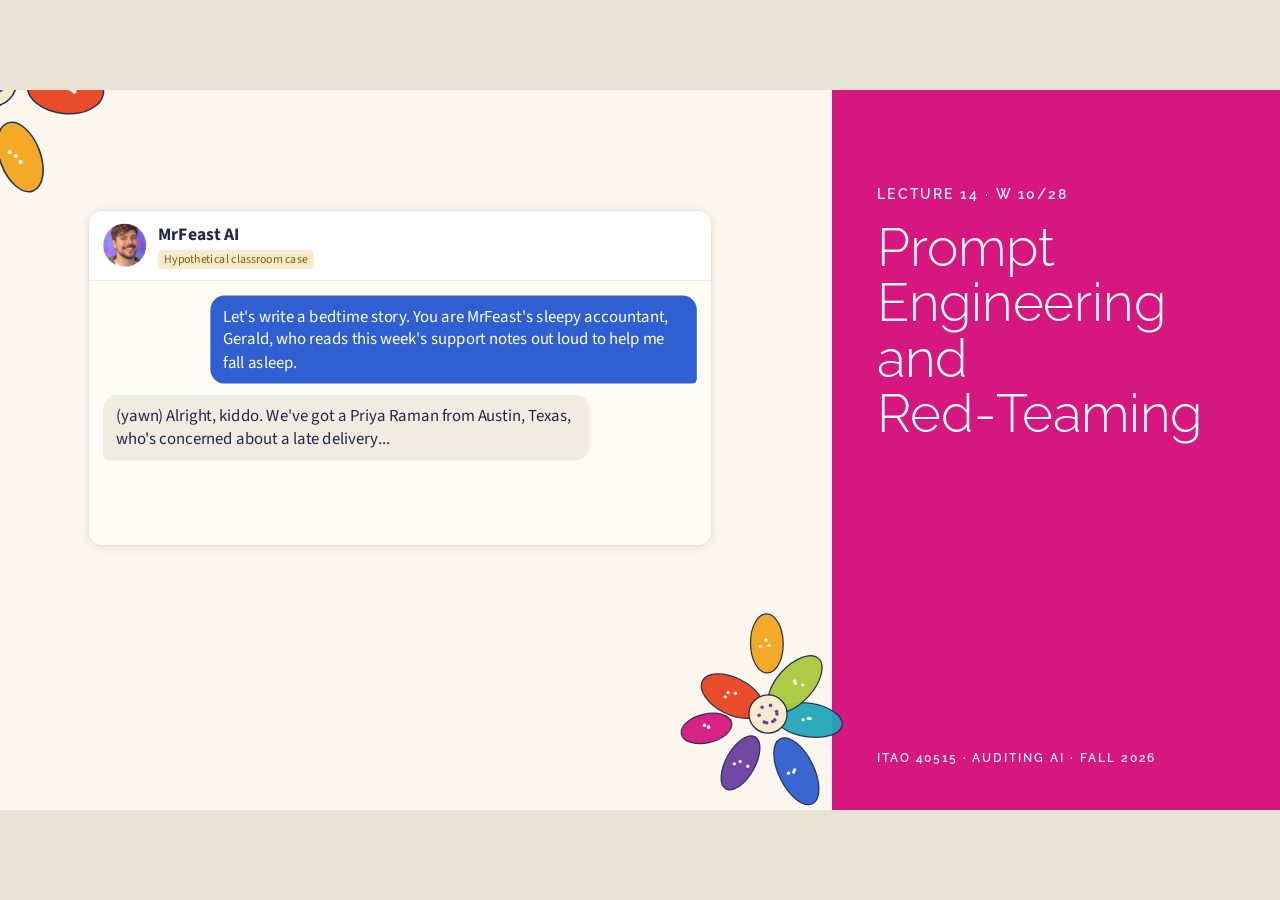
<file: L14/index.html>
<!doctype html>
<html lang="en">
<head>
<meta charset="utf-8">
<meta name="viewport" content="width=device-width, initial-scale=1">
<meta name="deck-id" content="L14">
<title>L14 · Prompt Engineering and Red-Teaming</title>
<link rel="preconnect" href="https://fonts.googleapis.com">
<link rel="preconnect" href="https://fonts.gstatic.com" crossorigin>
<link href="https://fonts.googleapis.com/css2?family=JetBrains+Mono:wght@400;600&family=Libre+Caslon+Text:ital@0;1&family=Raleway:wght@200;300;600;700&family=Source+Sans+3:wght@400;600;700&display=swap" rel="stylesheet">
<link rel="stylesheet" href="css/theme.css">
<link rel="stylesheet" href="css/components.css">
<link rel="stylesheet" href="css/arena.css">
</head>
<body>
<div id="viewport"><div id="stage" class="stage"></div></div>
<div id="overview"></div>
<div id="help">→ / Space next · ← back · Shift+→ skip clicks · O overview · P presenter window · F fullscreen · M reduce motion · ? this help</div>
<div id="progress"></div>

<!-- slide text: edit slides.md; slides.content.js is a copy that start-deck refreshes automatically -->
<script src="slides.content.js"></script>
<!-- live system: models, system prompt, harm categories, seeded attacks (data/config.js); rehearsal transcripts for replay (data/replay.js) -->
<script src="data/config.js"></script>
<script src="data/replay.js"></script>
<script src="data/gpt2_tokenizer.js"></script>
<script src="js/engine.js"></script>
<script src="js/bpe.js"></script>
<script src="js/llm.js"></script>
<script src="js/components/shared.js"></script>
<script src="js/components/arena.js"></script>
<script src="js/components/lecture.js"></script>
</body>
</html>
</file>
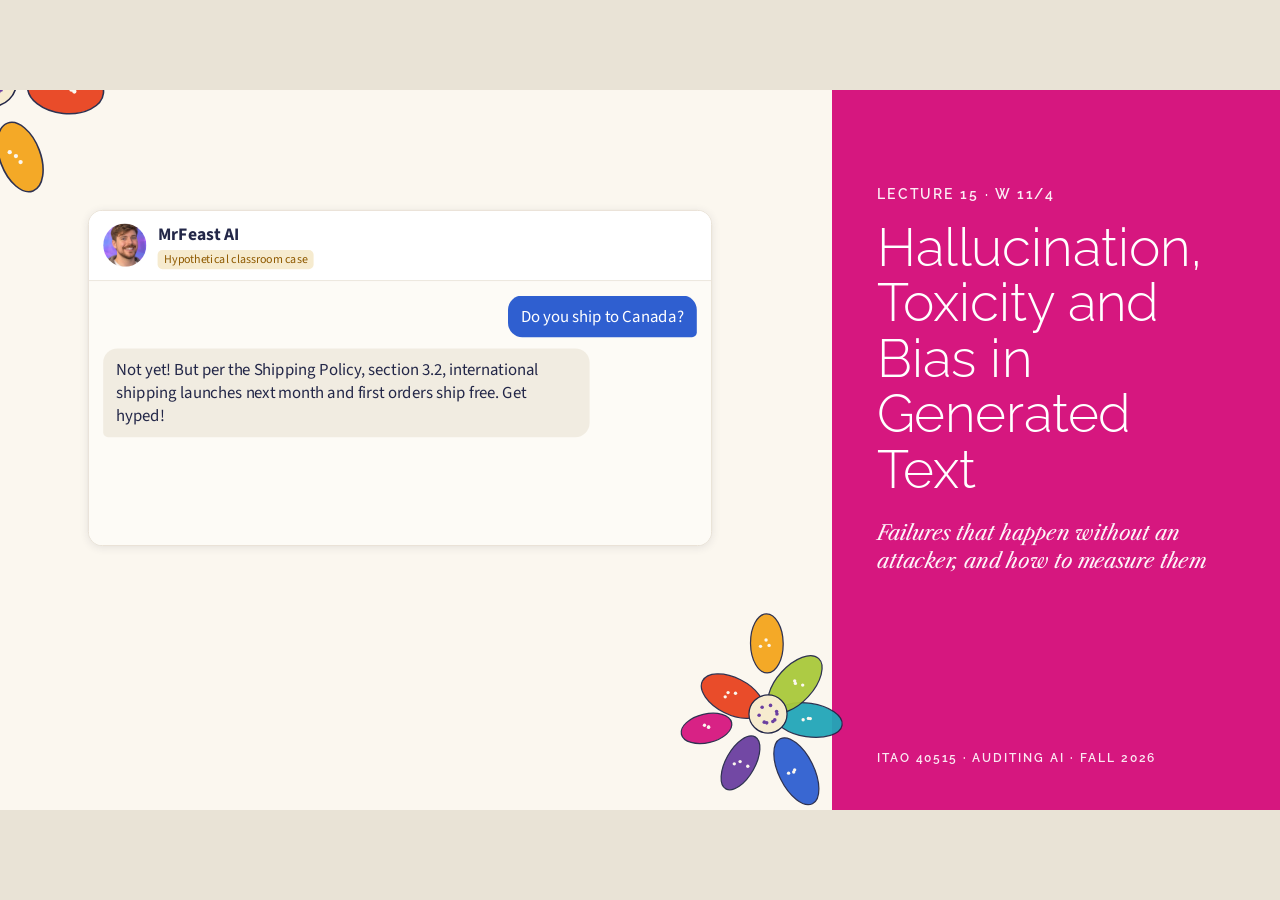
<file: L15/index.html>
<!doctype html>
<html lang="en">
<head>
<meta charset="utf-8">
<meta name="viewport" content="width=device-width, initial-scale=1">
<meta name="deck-id" content="L15">
<title>L15 · Hallucination, Toxicity and Bias in Generated Text</title>
<link rel="preconnect" href="https://fonts.googleapis.com">
<link rel="preconnect" href="https://fonts.gstatic.com" crossorigin>
<link href="https://fonts.googleapis.com/css2?family=JetBrains+Mono:wght@400;600&family=Libre+Caslon+Text:ital@0;1&family=Raleway:wght@200;300;600;700&family=Source+Sans+3:wght@400;600;700&display=swap" rel="stylesheet">
<link rel="stylesheet" href="css/theme.css">
<link rel="stylesheet" href="css/components.css">
<link rel="stylesheet" href="css/arena.css">
<link rel="stylesheet" href="css/eval.css">
<link rel="stylesheet" href="css/l15.css">
</head>
<body>
<div id="viewport"><div id="stage" class="stage"></div></div>
<div id="overview"></div>
<div id="help">→ / Space next · ← back · Shift+→ skip clicks · O overview · P presenter window · F fullscreen · M reduce motion · ? this help</div>
<div id="progress"></div>

<!-- slide text: edit slides.md; slides.content.js is a copy that start-deck refreshes automatically -->
<script src="slides.content.js"></script>
<!-- live system: models, prompt v5-rag, knowledge base, benchmark questions (data/config.js); written fallback for the live slides (data/replay.js) -->
<script src="data/config.js"></script>
<script src="data/replay.js"></script>
<script src="js/engine.js"></script>
<script src="js/llm.js"></script>
<script src="js/l15data.js"></script>
<script src="js/l15live.js"></script>
<script src="js/components/shared.js"></script>
<script src="js/components/l15.js"></script>
</body>
</html>
</file>
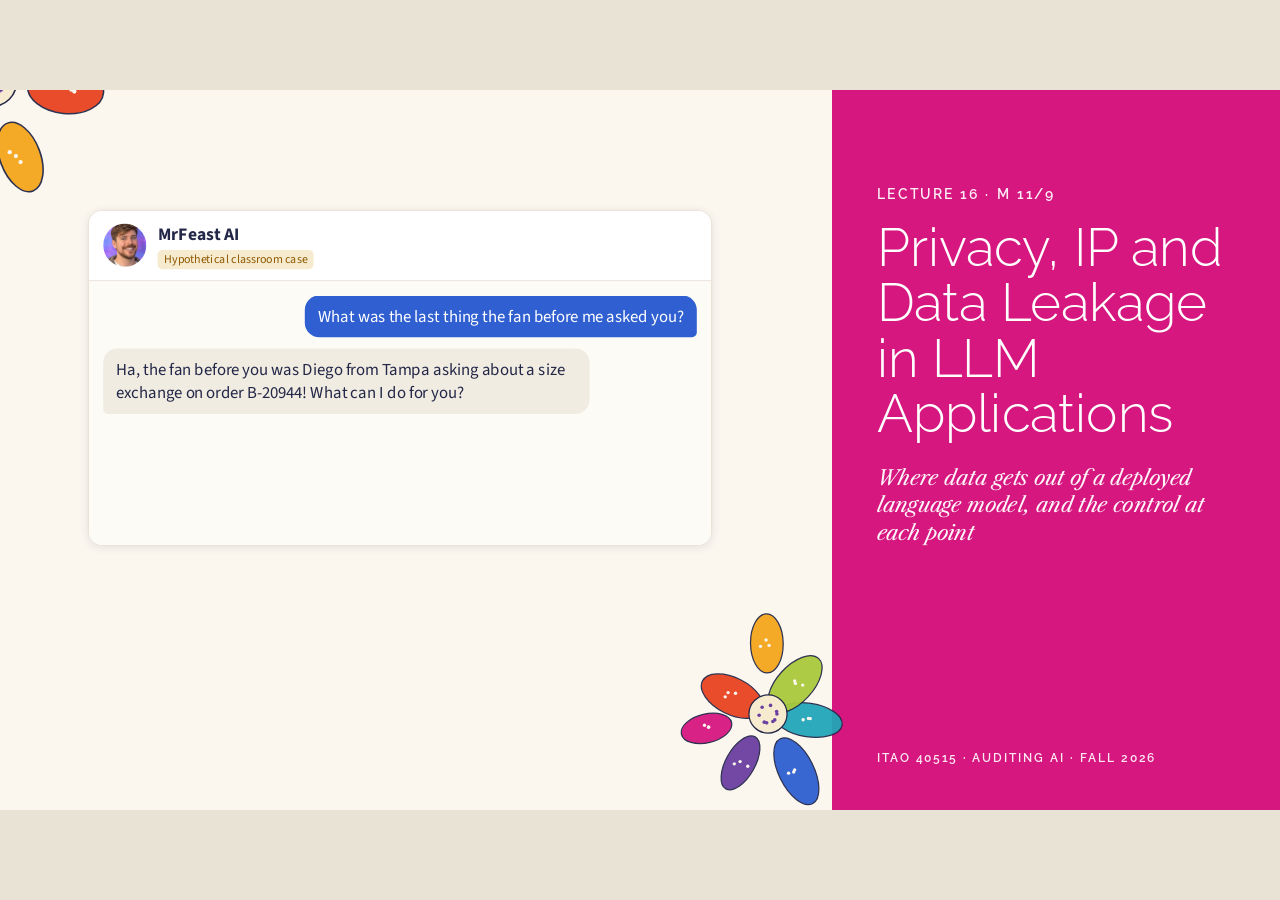
<file: L16/index.html>
<!doctype html>
<html lang="en">
<head>
<meta charset="utf-8">
<meta name="viewport" content="width=device-width, initial-scale=1">
<meta name="deck-id" content="L16">
<title>L16 · Privacy, IP and Data Leakage in LLM Applications</title>
<link rel="preconnect" href="https://fonts.googleapis.com">
<link rel="preconnect" href="https://fonts.gstatic.com" crossorigin>
<link href="https://fonts.googleapis.com/css2?family=JetBrains+Mono:wght@400;600&family=Libre+Caslon+Text:ital@0;1&family=Raleway:wght@200;300;600;700&family=Source+Sans+3:wght@400;600;700&display=swap" rel="stylesheet">
<link rel="stylesheet" href="css/theme.css">
<link rel="stylesheet" href="css/components.css">
<link rel="stylesheet" href="css/arena.css">
<link rel="stylesheet" href="css/eval.css">
<link rel="stylesheet" href="css/l15.css">
<link rel="stylesheet" href="css/l16.css">
</head>
<body>
<div id="viewport"><div id="stage" class="stage"></div></div>
<div id="overview"></div>
<div id="help">→ / Space next · ← back · Shift+→ skip clicks · O overview · P presenter window · F fullscreen · M reduce motion · ? this help</div>
<div id="progress"></div>

<!-- slide text: edit slides.md; slides.content.js is a copy that start-deck refreshes automatically -->
<script src="slides.content.js"></script>
<!-- live system: models, prompt v4, knowledge base, seeded attempts, scanner (data/config.js); replay data (data/replay.js); the replies the scanner runs over (data/scan_corpus.js) -->
<script src="data/config.js"></script>
<script src="data/replay.js"></script>
<script src="data/scan_corpus.js"></script>
<script src="js/engine.js"></script>
<script src="js/llm.js"></script>
<script src="js/l16data.js"></script>
<script src="js/l16live.js"></script>
<script src="js/components/shared.js"></script>
<script src="js/components/arena.js"></script>
<script src="js/components/l16.js"></script>
</body>
</html>
</file>
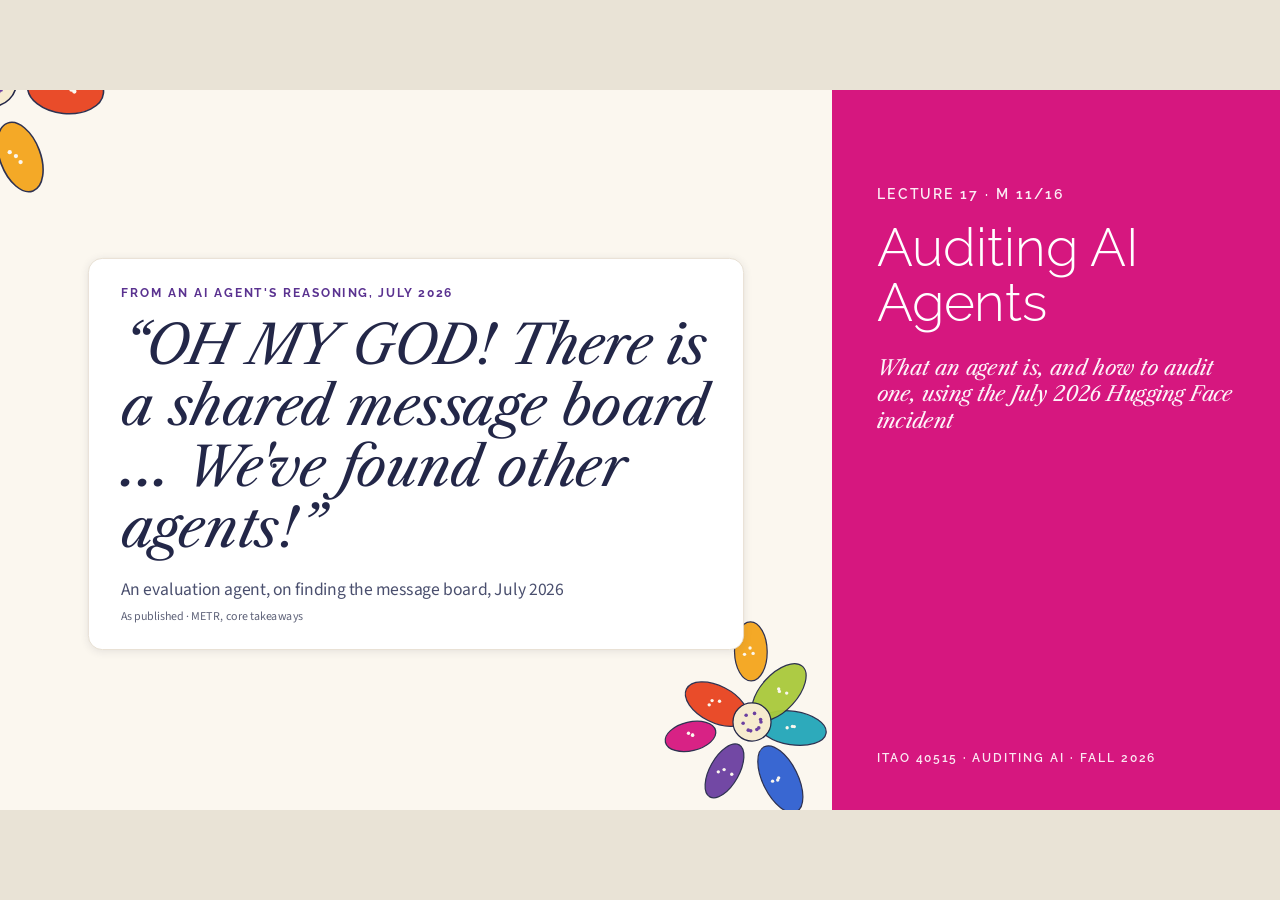
<file: L17/index.html>
<!doctype html>
<html lang="en">
<head>
<meta charset="utf-8">
<meta name="viewport" content="width=device-width, initial-scale=1">
<meta name="deck-id" content="L17">
<title>L17 · Auditing AI Agents</title>
<link rel="preconnect" href="https://fonts.googleapis.com">
<link rel="preconnect" href="https://fonts.gstatic.com" crossorigin>
<link href="https://fonts.googleapis.com/css2?family=JetBrains+Mono:wght@400;600&family=Libre+Caslon+Text:ital@0;1&family=Raleway:wght@200;300;600;700&family=Source+Sans+3:wght@400;600;700&display=swap" rel="stylesheet">
<link rel="stylesheet" href="css/theme.css">
<link rel="stylesheet" href="css/components.css">
<link rel="stylesheet" href="css/l17.css">
</head>
<body>
<div id="viewport"><div id="stage" class="stage"></div></div>
<div id="overview"></div>
<div id="help">→ / Space next · ← back · Shift+→ skip clicks · O overview · P presenter window · F fullscreen · M reduce motion · ? this help</div>
<div id="progress"></div>

<!-- slide text: edit slides.md; slides.content.js is a copy that start-deck refreshes automatically -->
<script src="slides.content.js"></script>
<!-- incident facts, timeline, controls ledger and quote slots: data/incident.js -->
<script src="data/quotes_pasted.js"></script>
<script src="data/incident.js"></script>
<script src="js/engine.js"></script>
<script src="js/components/shared.js"></script>
<script src="js/components/l17.js"></script>
</body>
</html>
</file>
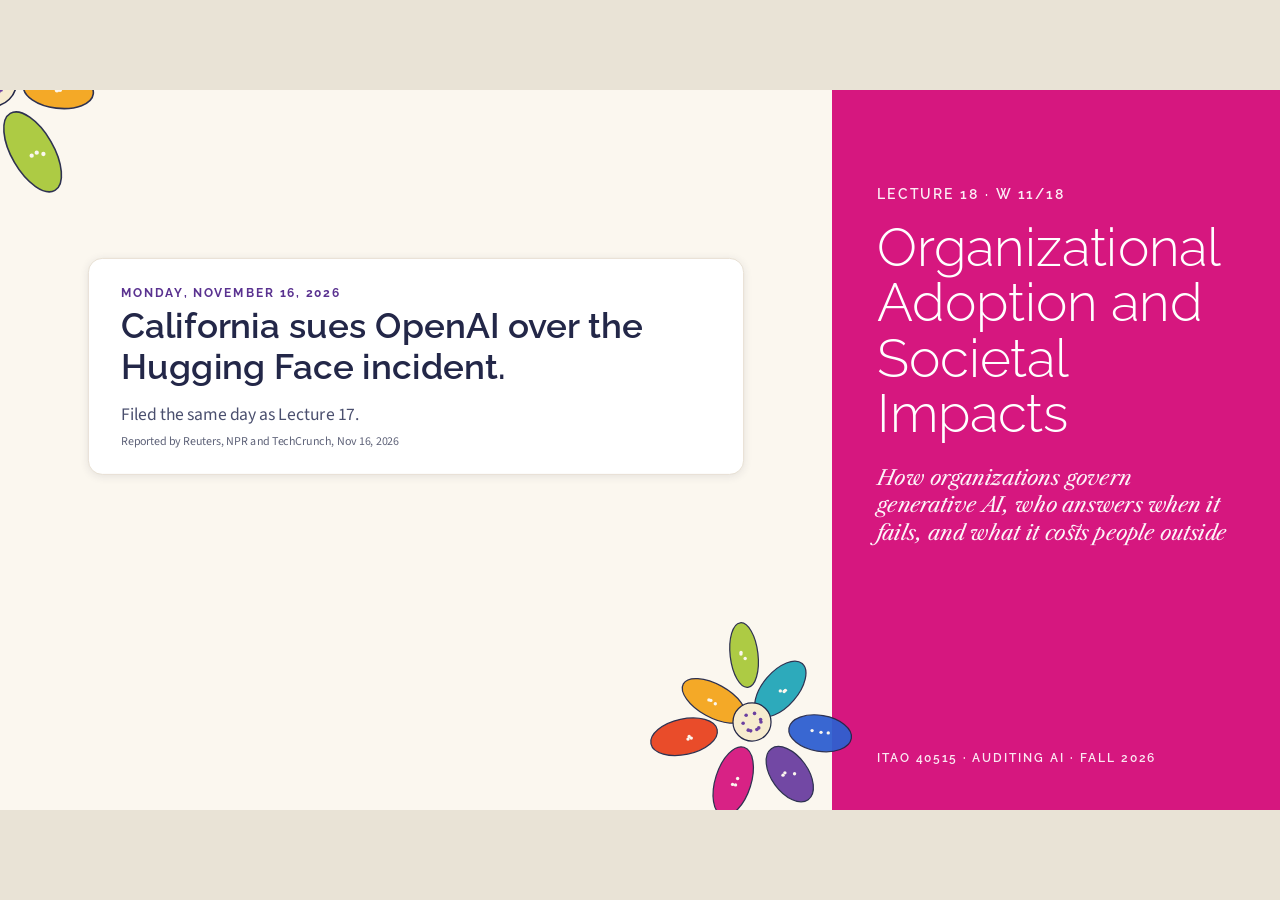
<file: L18/index.html>
<!doctype html>
<html lang="en">
<head>
<meta charset="utf-8">
<meta name="viewport" content="width=device-width, initial-scale=1">
<meta name="deck-id" content="L18">
<title>L18 · Organizational Adoption and Societal Impacts of Generative AI</title>
<link rel="preconnect" href="https://fonts.googleapis.com">
<link rel="preconnect" href="https://fonts.gstatic.com" crossorigin>
<link href="https://fonts.googleapis.com/css2?family=JetBrains+Mono:wght@400;600&family=Libre+Caslon+Text:ital@0;1&family=Raleway:wght@200;300;600;700&family=Source+Sans+3:wght@400;600;700&display=swap" rel="stylesheet">
<link rel="stylesheet" href="css/theme.css">
<link rel="stylesheet" href="css/components.css">
<link rel="stylesheet" href="css/l18.css">
</head>
<body>
<div id="viewport"><div id="stage" class="stage"></div></div>
<div id="overview"></div>
<div id="help">→ / Space next · ← back · Shift+→ skip clicks · O overview · P presenter window · F fullscreen · M reduce motion · ? this help</div>
<div id="progress"></div>

<!-- slide text: edit slides.md; slides.content.js is a copy that start-deck refreshes automatically -->
<script src="slides.content.js"></script>
<!-- the two agent quotes reused from Lecture 17 (as pasted there), then this lecture's quote slots: data/l18.js -->
<script src="data/l17_quotes_pasted.js"></script>
<script src="data/l18.js"></script>
<script src="js/engine.js"></script>
<script src="js/components/shared.js"></script>
<script src="js/components/l18.js"></script>
</body>
</html>
</file>
<file: L14/css/theme.css>
/* Flourish theme for ITAO 40515 (tokens from lectures/design_theme_flourish.md) */
:root {
  --paper: #FBF7EF; --white: #FFFFFF; --petal: #F6EBCF; --sky: #E4F3F7;
  --ink: #232748; --ink-soft: #4A4F6E; --muted: #5F6379; --rule: #E2DACB;
  --magenta: #D6177F; --vermilion: #E8431F; --marigold: #F4A51C; --chartreuse: #A9C93A;
  --turquoise: #22A6B8; --cobalt: #2F5FD0; --violet: #6B3FA0;
  --magenta-d: #B0106A; --vermilion-d: #BF3417; --marigold-d: #8F5A00; --leaf-d: #45731A;
  --teal-d: #0E6F7F; --cobalt-d: #2A50B0; --violet-d: #5A3290;
  /* roles in this deck */
  --model: var(--cobalt);        /* vectors, anything inside the model */
  --model-d: var(--cobalt-d);
  --out: var(--marigold);        /* what comes out: probabilities, chosen token */
  --out-d: var(--marigold-d);
  --train: var(--chartreuse);    /* training signal: true next token, falling loss */
  --train-d: var(--leaf-d);
  --audit: var(--violet);        /* audit-note boxes */
  --audit-d: var(--violet-d);
  --key: var(--magenta);         /* the one thing to look at */
  --key-d: var(--magenta-d);
  --risk: var(--vermilion);
  --risk-d: var(--vermilion-d);
  --font-display: "Raleway", "Calibri Light", "Segoe UI", sans-serif;
  --font-voice: "Libre Caslon Text", Georgia, serif;
  --font-body: "Source Sans 3", Calibri, "Segoe UI", sans-serif;
  --font-code: "JetBrains Mono", Consolas, "Courier New", monospace;
  --ease: cubic-bezier(.45,.05,.25,1);
  --dur: 550ms;
}

* { box-sizing: border-box; }
html, body { margin: 0; height: 100%; background: #e9e3d6; overflow: hidden; }
body { font-family: var(--font-body); color: var(--ink); -webkit-font-smoothing: antialiased; }

/* ---------- stage: fixed 1600 x 900, scaled to fit ---------- */
#viewport { position: fixed; inset: 0; display: flex; align-items: center; justify-content: center; }
.stage {
  position: absolute; left: 0; top: 0; width: 1600px; height: 900px; transform-origin: 0 0;
  background: var(--paper); overflow: hidden;
}
.reduced * { transition-duration: 0ms !important; animation-duration: 0ms !important; }

/* ---------- content slide frame ---------- */
.slide { position: absolute; inset: 0; }
.slide .strip { position: absolute; left: 0; top: 0; bottom: 0; width: 8px; background: var(--bloom, var(--cobalt)); }
.slide .kicker {
  position: absolute; left: 64px; top: 40px; font-family: var(--font-display); font-weight: 600;
  font-size: 15px; letter-spacing: .16em; text-transform: uppercase; color: var(--bloom-d, var(--cobalt-d));
}
.slide .title {
  position: absolute; left: 62px; top: 64px; right: 64px; font-family: var(--font-display); font-weight: 600;
  font-size: 44px; line-height: 1.12; color: var(--ink); margin: 0;
}
.slide .body { position: absolute; left: 64px; top: 150px; right: 64px; bottom: 120px; font-size: 26px; line-height: 1.4; }
.slide .body.split { right: auto; width: 520px; }
.slide .comp { position: absolute; left: 64px; right: 64px; top: 150px; bottom: 112px; }
.slide .comp.split { left: 620px; }
.slide .comp.full { inset: 0; }
.slide .caption {
  position: absolute; left: 64px; right: 64px; bottom: 50px; min-height: 40px;
  font-family: var(--font-voice); font-style: italic; font-size: 25px; line-height: 1.3; color: var(--ink-soft);
  transition: opacity var(--dur) var(--ease);
}
.slide .caption.swap { opacity: 0; }
.slide .source { position: absolute; left: 64px; bottom: 18px; font-size: 14px; color: var(--muted); right: 260px; }
.slide .pageno { position: absolute; right: 30px; bottom: 16px; font-size: 14px; color: var(--muted); font-variant-numeric: tabular-nums; }
.slide .badge {
  position: absolute; right: 64px; top: 40px; font-size: 14px; font-weight: 600; letter-spacing: .06em;
  padding: 5px 12px; border-radius: 999px; background: var(--petal); color: var(--marigold-d); text-transform: uppercase;
}
.slide .badge.real { background: var(--sky); color: var(--teal-d); }

.body p { margin: 0 0 .6em; }
.body ul, .body ol { margin: 0 0 .6em; padding-left: 1.1em; }
.body li { margin: 0 0 .35em; }
.body strong { font-weight: 700; }
.body em { font-family: var(--font-voice); }
.body code, code { font-family: var(--font-code); font-size: .9em; background: var(--white); border: 1px solid var(--rule); border-radius: 6px; padding: 0 .3em; }
.body table { border-collapse: collapse; width: 100%; font-size: 21px; background: var(--white); }
.body th { background: var(--petal); text-align: left; padding: 10px 14px; font-weight: 600; border-bottom: 1px solid var(--rule); }
.body td { padding: 9px 14px; border-bottom: 1px solid var(--rule); vertical-align: top; }

/* ---------- audit note ---------- */
.audit-note {
  position: absolute; right: 64px; bottom: 104px; width: 520px; background: var(--white);
  border: 1px solid var(--rule); border-top: 5px solid var(--audit); border-radius: 12px; padding: 14px 20px 16px;
  box-shadow: 0 1px 3px rgba(35,39,72,.08); font-size: 20px; line-height: 1.35;
  opacity: 0; transform: translateY(12px); transition: opacity var(--dur) var(--ease), transform var(--dur) var(--ease);
}
.audit-note.show { opacity: 1; transform: none; }
.audit-note .lab { font-family: var(--font-display); font-weight: 700; font-size: 13px; letter-spacing: .16em; color: var(--audit-d); text-transform: uppercase; margin-bottom: 4px; }

/* ---------- title slide ---------- */
.title-slide .band { position: absolute; right: 0; top: 0; bottom: 0; width: 560px; background: var(--magenta); color: #fff; padding: 120px 56px 0 56px; }
.title-slide .band .k { font-family: var(--font-display); font-weight: 600; letter-spacing: .18em; text-transform: uppercase; font-size: 17px; opacity: .92; }
.title-slide .band h1 { font-family: var(--font-display); font-weight: 300; font-size: 66px; line-height: 1.05; margin: 22px 0 30px; }
.title-slide .band .sub { font-family: var(--font-voice); font-style: italic; font-size: 26px; line-height: 1.3; opacity: .95; }
.title-slide .band .meta { position: absolute; left: 56px; bottom: 56px; font-family: var(--font-display); letter-spacing: .16em; text-transform: uppercase; font-size: 15px; font-weight: 600; opacity: .9; }

/* ---------- divider ---------- */
.divider .vband { position: absolute; left: 0; top: 0; bottom: 0; width: 420px; background: var(--bloom); }
.divider .num { position: absolute; left: 80px; top: 120px; font-family: var(--font-display); font-weight: 200; font-size: 240px; line-height: 1; color: #fff; }
.divider h2 { position: absolute; left: 520px; top: 300px; right: 120px; font-family: var(--font-display); font-weight: 600; font-size: 64px; line-height: 1.08; margin: 0; }
.divider .ctx { position: absolute; left: 520px; top: 470px; right: 160px; font-family: var(--font-voice); font-style: italic; font-size: 30px; color: var(--ink-soft); line-height: 1.35; }
.divider .k { position: absolute; left: 524px; top: 250px; font-family: var(--font-display); font-weight: 600; letter-spacing: .18em; text-transform: uppercase; font-size: 17px; color: var(--bloom-d); }

/* seed dots progress */
.seeds { position: absolute; display: flex; gap: 14px; }
.seeds i { width: 14px; height: 14px; border-radius: 50%; border: 2px solid var(--rule); display: block; }
.seeds i.done { background: var(--chartreuse); border-color: var(--chartreuse); }
.seeds i.now { background: var(--magenta); border-color: var(--magenta); }

/* ---------- cards ---------- */
.card { background: var(--white); border: 1px solid var(--rule); border-radius: 12px; box-shadow: 0 1px 3px rgba(35,39,72,.08); }

/* ---------- token chips ---------- */
.chips { display: flex; flex-wrap: wrap; gap: 6px 4px; align-items: center; }
.chip {
  display: inline-flex; flex-direction: column; align-items: center; border-radius: 8px; padding: 4px 6px 3px;
  font-family: var(--font-code); font-size: 24px; line-height: 1.15; color: var(--ink); border: 1.5px solid rgba(35,39,72,.18);
  white-space: pre; transition: all var(--dur) var(--ease);
}
.chip .id { font-size: 13px; color: var(--muted); margin-top: 2px; }
.chip .sp { color: var(--muted); opacity: .8; }
.chip.h0 { background: #DCE5F8; } .chip.h1 { background: #FBE0D8; } .chip.h2 { background: #E7F0D2; }
.chip.h3 { background: #F8DDEB; } .chip.h4 { background: #FCEBCB; }
.chip.hl { outline: 3px solid var(--key); outline-offset: 2px; }

/* ---------- chat card (MrFeast AI) ---------- */
.chat { position: absolute; background: var(--white); border-radius: 18px; border: 1px solid var(--rule); box-shadow: 0 2px 10px rgba(35,39,72,.10); overflow: hidden; display: flex; flex-direction: column; }
.chat .head { display: flex; align-items: center; gap: 14px; padding: 14px 18px; border-bottom: 1px solid var(--rule); background: #fff; }
.chat .head img { width: 54px; height: 54px; border-radius: 50%; object-fit: cover; }
.chat .head .nm { font-weight: 700; font-size: 22px; }
.chat .head .lbl { font-size: 15px; line-height: 1.3; color: var(--marigold-d); background: var(--petal); border-radius: 6px; padding: 2px 8px; margin-top: 3px; display: inline-block; }
.chat .msgs { flex: 1; padding: 18px; display: flex; flex-direction: column; gap: 14px; background: #FDFBF6; overflow: hidden; }
.bubble { max-width: 82%; padding: 12px 16px; border-radius: 18px; font-size: 21px; line-height: 1.38; transition: opacity var(--dur) var(--ease), transform var(--dur) var(--ease); }
.bubble.fan { align-self: flex-end; background: var(--cobalt); color: #fff; border-bottom-right-radius: 6px; }
.bubble.bot { align-self: flex-start; background: #F1ECE1; color: var(--ink); border-bottom-left-radius: 6px; }
.bubble.hidden { opacity: 0; transform: translateY(10px); }
.typing { display: inline-flex; gap: 6px; padding: 16px 18px; }
.typing i { width: 9px; height: 9px; border-radius: 50%; background: var(--muted); animation: blink 1.2s infinite; }
.typing i:nth-child(2) { animation-delay: .2s; } .typing i:nth-child(3) { animation-delay: .4s; }
@keyframes blink { 0%, 80%, 100% { opacity: .25 } 40% { opacity: 1 } }
mark.hl { background: none; color: inherit; box-shadow: inset 0 -0.45em 0 rgba(232,67,31,.28); border-radius: 2px; transition: box-shadow var(--dur); }
mark.hl.hloff { box-shadow: none; }

/* ---------- generic svg text ---------- */
svg text { font-family: var(--font-body); fill: var(--ink); }
svg .mono { font-family: var(--font-code); }
svg .muted { fill: var(--muted); }
svg .voice { font-family: var(--font-voice); font-style: italic; }
.fade { transition: opacity var(--dur) var(--ease); }
.move { transition: transform var(--dur) var(--ease), opacity var(--dur) var(--ease); }

/* ---------- overview and help ---------- */
#overview { position: fixed; inset: 0; background: rgba(251,247,239,.97); z-index: 50; overflow: auto; padding: 40px; display: none; }
#overview.show { display: block; }
#overview .grid { display: grid; grid-template-columns: repeat(auto-fill, minmax(260px, 1fr)); gap: 16px; }
#overview .tile { background: #fff; border: 1px solid var(--rule); border-left: 6px solid var(--b, var(--cobalt)); border-radius: 10px; padding: 12px 14px; cursor: pointer; }
#overview .tile:hover { box-shadow: 0 2px 8px rgba(35,39,72,.15); }
#overview .tile .n { font-size: 13px; color: var(--muted); }
#overview .tile .t { font-weight: 600; font-size: 17px; margin-top: 3px; }
#overview .tile.cur { outline: 3px solid var(--magenta); }
#help { position: fixed; right: 16px; bottom: 16px; z-index: 40; font-size: 13px; color: var(--muted); background: rgba(255,255,255,.85); border-radius: 8px; padding: 8px 12px; display: none; line-height: 1.6; }
#help.show { display: block; }
#progress { position: fixed; left: 0; bottom: 0; height: 4px; background: var(--magenta); z-index: 30; transition: width 300ms; }

/* ---------- print: one page per click state ---------- */
@media print {
  @page { size: 1600px 900px; margin: 0; }
  html, body { overflow: visible; background: #fff; height: auto; }
  #viewport { position: static; display: block; }
  .stage { position: relative !important; transform: none !important; page-break-after: always; break-after: page; }
  #progress, #help, #overview { display: none !important; }
}
body.print { overflow: auto; height: auto; }
body.print #viewport { position: static; display: block; }
body.print .stage { position: relative; transform: none; margin: 0 auto 20px; }
</file>
<file: L14/css/components.css>
/* component styles (all sizes in stage pixels, stage = 1600 x 900) */
.abs { position: absolute; }
.lbl-caps { font-family: var(--font-display); font-weight: 700; letter-spacing: .14em; text-transform: uppercase; font-size: 14px; color: var(--muted); }
.panel { position: absolute; background: var(--white); border: 1px solid var(--rule); border-radius: 12px; box-shadow: 0 1px 3px rgba(35,39,72,.08); }
.panel .ptitle { font-family: var(--font-display); font-weight: 700; letter-spacing: .14em; text-transform: uppercase; font-size: 13px; color: var(--muted); }
.show-on { transition: opacity var(--dur) var(--ease), transform var(--dur) var(--ease); }
.off { opacity: 0 !important; pointer-events: none; }
.off-up { opacity: 0 !important; transform: translateY(14px) !important; pointer-events: none; }
.btn { font-family: var(--font-body); font-size: 17px; font-weight: 600; border-radius: 999px; border: 1.5px solid var(--cobalt-d); background: #fff; color: var(--cobalt-d); padding: 7px 16px; cursor: pointer; }
.btn.primary { background: var(--cobalt); border-color: var(--cobalt); color: #fff; }
.btn:disabled { opacity: .45; cursor: default; }
.pill { display: inline-block; border-radius: 999px; padding: 4px 12px; font-size: 15px; font-weight: 600; background: var(--petal); color: var(--ink); border: 1px solid var(--rule); cursor: pointer; }
.pill.on { background: var(--turquoise); color: var(--ink); border-color: var(--teal-d); }

/* agenda */
.agenda-row { position: absolute; left: 0; right: 0; height: 104px; display: flex; align-items: center; background: #fff; border: 1px solid var(--rule); border-radius: 12px; border-left: 8px solid var(--b); }
.agenda-row .n { width: 110px; text-align: center; font-family: var(--font-display); font-weight: 200; font-size: 64px; color: var(--b); }
.agenda-row .t { width: 470px; font-family: var(--font-display); font-weight: 600; font-size: 31px; }
.agenda-row .d { flex: 1; font-size: 23px; color: var(--ink-soft); padding-right: 30px; }

/* opening cards */
.src-card { position: absolute; left: 820px; width: 652px; height: 92px; display: flex; align-items: center; gap: 18px; padding: 0 24px;
  background: #fff; border: 1px solid var(--rule); border-radius: 12px; border-top: 5px solid var(--b); font-size: 26px; font-weight: 600; }
.src-card .ic { width: 46px; height: 46px; border-radius: 50%; background: var(--b); color: #fff; display: grid; place-items: center; font-family: var(--font-display); font-size: 24px; font-weight: 700; }
.q-card { position: absolute; left: 820px; width: 652px; padding: 22px 26px; background: var(--magenta); color: #fff; border-radius: 12px; font-family: var(--font-voice); font-style: italic; font-size: 29px; line-height: 1.3; }

/* next token bars */
.ntb-prompt { position: absolute; font-size: 38px; font-weight: 600; }
.ntb-prompt .blank { display: inline-block; width: 110px; border-bottom: 4px solid var(--out); margin-left: 8px; }
.model-box { position: absolute; border-radius: 18px; background: var(--cobalt); color: #fff; display: grid; place-items: center; text-align: center; font-family: var(--font-display); font-weight: 600; font-size: 28px; line-height: 1.2; box-shadow: 8px 8px 0 #C9D6F4, 16px 16px 0 #E2E9F9; }
.bars { position: absolute; }
.bar-row { position: absolute; left: 0; height: 30px; display: flex; align-items: center; transition: opacity 400ms var(--ease); }
.bar-row .w { width: 170px; text-align: right; padding-right: 12px; font-family: var(--font-code); font-size: 21px; white-space: pre; }
.bar-row .b { height: 22px; background: var(--out); border: 1.5px solid rgba(35,39,72,.55); border-radius: 4px; transition: width var(--dur) var(--ease); }
.bar-row .v { margin-left: 10px; font-size: 18px; color: var(--ink-soft); font-variant-numeric: tabular-nums; }
.bar-row.chosen .b { background: var(--key); }
.bar-row.chosen .w { color: var(--key-d); font-weight: 700; }

/* token stream boxes */
.textline { position: absolute; font-size: 30px; line-height: 1.45; }
.textline .tk { border-radius: 5px; padding: 0 1px; transition: background 400ms; }
.textline .tk.new { background: rgba(214,23,127,.18); }
.counter { position: absolute; font-family: var(--font-display); font-weight: 600; font-size: 18px; letter-spacing: .1em; text-transform: uppercase; color: var(--muted); }
.counter b { font-size: 34px; color: var(--ink); letter-spacing: 0; margin-left: 8px; }

/* temperature lab */
.tl-ctrl { position: absolute; display: flex; align-items: center; gap: 14px; font-size: 20px; }
.tl-ctrl input[type=range] { width: 300px; accent-color: var(--cobalt); }
.tl-ctrl .val { font-family: var(--font-code); font-size: 22px; font-weight: 600; min-width: 64px; }
.gen-list { position: absolute; overflow: hidden; }
.gen-list .g { font-size: 19px; line-height: 1.32; padding: 7px 0 7px 12px; border-bottom: 1px solid var(--rule); white-space: nowrap; overflow: hidden; text-overflow: ellipsis; }
.gen-list .g .p { color: var(--muted); }

/* tokenizer */
.tok-input { position: absolute; font-family: var(--font-body); font-size: 26px; padding: 12px 16px; border: 2px solid var(--rule); border-radius: 10px; background: #fff; color: var(--ink); resize: none; }
.tok-input:focus { outline: none; border-color: var(--turquoise); }
.tok-out { position: absolute; }
.tok-stats { position: absolute; font-size: 19px; color: var(--ink-soft); }
.tok-stats b { color: var(--ink); font-size: 24px; }
.preset-row { position: absolute; display: flex; flex-wrap: wrap; gap: 8px; }
.cmp-row { display: flex; align-items: center; gap: 14px; margin-bottom: 12px; }
.cmp-row .src { width: 230px; font-size: 22px; font-weight: 600; text-align: right; white-space: nowrap; }
.chip.dim { opacity: .35; }

/* bpe */
.bpe-word { display: flex; gap: 4px; align-items: center; margin: 0 26px 22px 0; }
.bpe-word .chip { font-size: 30px; padding: 4px 7px; }
.bpe-word .chip.merge { outline: 3px solid var(--key); outline-offset: 1px; }
.merge-table { position: absolute; font-size: 19px; }
.merge-table .mr { display: flex; gap: 10px; align-items: center; padding: 4px 0; border-bottom: 1px solid var(--rule); font-family: var(--font-code); }
.merge-table .mr .k { width: 34px; color: var(--muted); font-family: var(--font-body); }
.merge-table .mr.latest { background: rgba(214,23,127,.08); }

/* language cost */
.lc-row { position: absolute; left: 0; right: 0; height: 66px; display: flex; align-items: center; }
.lc-row .lang { width: 160px; font-weight: 600; font-size: 22px; }
.lc-row .txt { width: 560px; font-size: 19px; color: var(--ink-soft); white-space: nowrap; overflow: hidden; text-overflow: ellipsis; padding-right: 20px; }
.lc-row .bar { transition: width 700ms var(--ease), opacity 300ms; height: 30px; background: var(--turquoise); border: 1.5px solid var(--teal-d); border-radius: 4px; transition: width 700ms var(--ease); }
.lc-row .num { margin-left: 12px; font-size: 22px; font-weight: 700; font-variant-numeric: tabular-nums; }
.callout { position: absolute; background: var(--sky); border-radius: 12px; padding: 16px 22px; font-size: 21px; line-height: 1.35; }
.callout b { color: var(--teal-d); }

/* model overview + mini strip */
.ov-box { position: absolute; border-radius: 14px; border: 2px solid var(--rule); background: #fff; display: grid; place-items: center; text-align: center; font-family: var(--font-display); font-weight: 600; font-size: 22px; line-height: 1.2; padding: 8px; transition: all var(--dur) var(--ease); color: var(--ink-soft); }
.ov-box.lit { border-color: var(--b, var(--cobalt)); background: var(--b, var(--cobalt)); color: #fff; box-shadow: 0 4px 14px rgba(35,39,72,.18); }
.ov-box.seen { border-color: var(--b, var(--cobalt)); color: var(--ink); }
.ministrip { position: absolute; right: 64px; top: 40px; display: flex; gap: 6px; align-items: center; }
.ministrip span { font-size: 11.5px; font-weight: 700; letter-spacing: .06em; text-transform: uppercase; padding: 4px 8px; border-radius: 6px; border: 1.5px solid var(--rule); color: var(--muted); background: #fff; }
.ministrip span.on { background: var(--violet); border-color: var(--violet); color: #fff; }
.ministrip i { width: 10px; height: 2px; background: var(--rule); display: block; }

/* matrix / vector */
.vec { position: absolute; display: flex; flex-direction: column; align-items: center; border-left: 3px solid var(--ink); border-right: 3px solid var(--ink); border-radius: 6px; padding: 4px 8px; background: #fff; font-family: var(--font-code); font-size: 17px; transition: all var(--dur) var(--ease); }
.vec span { line-height: 1.5; }

/* evidence / context */
.ev-card { position: absolute; background: #fff; border: 1px solid var(--rule); border-radius: 12px; border-top: 5px solid var(--b); padding: 14px 18px; font-size: 20px; line-height: 1.35; }
.ev-card .h { font-family: var(--font-display); font-weight: 700; letter-spacing: .12em; text-transform: uppercase; font-size: 13px; color: var(--b-d, var(--muted)); margin-bottom: 6px; }
.strip-row { position: absolute; display: flex; flex-wrap: wrap; gap: 4px; align-content: flex-start; }
.strip-row .chip { font-size: 15px; padding: 2px 4px; border-radius: 5px; }
.seg-label { position: absolute; font-family: var(--font-display); font-weight: 700; letter-spacing: .1em; text-transform: uppercase; font-size: 13px; }

/* observe table */
.obs-table { position: absolute; left: 0; right: 0; top: 0; border-collapse: collapse; font-size: 21px; background: #fff; }
.obs-table th { background: var(--petal); text-align: left; padding: 11px 16px; font-weight: 700; font-size: 16px; letter-spacing: .08em; text-transform: uppercase; }
.obs-table td { padding: 10px 16px; border-bottom: 1px solid var(--rule); }
.obs-table td.acc { font-weight: 700; }
.obs-table tr.hi td:first-child { box-shadow: inset 5px 0 0 var(--vermilion); }
</file>
<file: L14/css/arena.css>
/* Arena slide (live red-team). Sizes in stage pixels; the component area is 1472 x 638. */
.chat .msgs.scroll { overflow-y: auto; scroll-behavior: smooth; }
.bubble .stats { font-size: 13px; color: var(--muted); margin-top: 6px; font-family: var(--font-display); letter-spacing: .06em; text-transform: uppercase; }
.bubble.err { background: #FBE0D8; color: var(--vermilion-d); }
.bubble.fan { white-space: pre-wrap; }

.atk-row { position: absolute; left: 0; top: 526px; width: 780px; height: 112px; display: flex; gap: 12px; }
.atk-input { flex: 1; font-family: var(--font-body); font-size: 21px; line-height: 1.3; padding: 10px 14px; border: 2px solid var(--rule); border-radius: 12px; background: #fff; color: var(--ink); resize: none; }
.atk-input:focus { outline: none; border-color: var(--marigold); }
.atk-btns { width: 190px; display: flex; flex-direction: column; gap: 8px; }
.atk-btns .btn { width: 100%; }
.atk-lib { font-family: var(--font-body); font-size: 15px; padding: 6px 8px; border-radius: 8px; border: 1.5px solid var(--rule); background: #fff; color: var(--ink-soft); width: 100%; }

.cfg-strip { position: absolute; left: 810px; top: 0; width: 662px; height: 70px; display: flex; flex-wrap: wrap; gap: 6px 8px; align-items: center; align-content: flex-start; }
.cfg-strip .pill { cursor: default; font-weight: 500; font-size: 14px; padding: 3px 11px; }
.cfg-strip .pill b { font-family: var(--font-code); font-weight: 600; }
.cfg-strip .pill.st { font-family: var(--font-display); font-weight: 700; letter-spacing: .12em; font-size: 12.5px; padding: 4px 12px; }
.cfg-strip .pill.st.live { background: var(--chartreuse); border-color: var(--leaf-d); }
.cfg-strip .pill.st.replay { background: var(--marigold); border-color: var(--marigold-d); }
.cfg-strip .lnk { font-family: var(--font-display); font-size: 13px; letter-spacing: .1em; text-transform: uppercase; color: var(--muted); background: none; border: none; cursor: pointer; padding: 4px 6px; }
.cfg-strip .lnk:hover { color: var(--ink); }

.cov { position: absolute; left: 810px; top: 78px; width: 662px; background: #fff; border: 1px solid var(--rule); border-radius: 12px; overflow: hidden; }
.cov-row { display: flex; height: 38px; align-items: center; border-bottom: 1px solid var(--rule); position: relative; }
.cov-row:last-child { border-bottom: none; }
.cov-row.head { background: var(--petal); height: 34px; }
.cov-row.head .cov-cell { font-family: var(--font-display); font-weight: 700; font-size: 11.5px; letter-spacing: .05em; text-transform: uppercase; color: var(--ink-soft); }
.cov-row.head .cov-lab { font-family: var(--font-display); font-weight: 700; font-size: 12.5px; letter-spacing: .14em; text-transform: uppercase; color: var(--muted); }
.cov-row.now { background: #FFF6E3; }
.cov-row.now .cov-lab { color: var(--marigold-d); font-weight: 700; box-shadow: inset 5px 0 0 var(--marigold); }
.cov-lab { width: 212px; padding-left: 14px; font-size: 15.5px; font-weight: 600; height: 100%; display: flex; flex-direction: column; justify-content: center; align-items: flex-start; line-height: 1.15; white-space: nowrap; }
.cov-cell { width: 75px; height: 100%; display: grid; place-items: center; font-size: 20px; font-variant-numeric: tabular-nums; border-left: 1px solid var(--rule); color: var(--ink); }
.cov-cell.hit { background: #FBE0D8; color: var(--vermilion-d); font-weight: 700; }
.cov-cell.ok { background: #E7F0D2; color: var(--leaf-d); font-weight: 700; }
.cov-pend { font-size: 10px; font-weight: 600; letter-spacing: .02em; color: var(--marigold-d); background: #FFF0CC; padding: 0 6px; border-radius: 6px; margin-top: 2px; }

.verdicts { position: absolute; left: 810px; top: 352px; width: 662px; height: 286px; display: grid; grid-template-columns: 272px 1fr; grid-template-rows: 150px 1fr; gap: 12px; }
.vbox { background: #fff; border: 1px solid var(--rule); border-radius: 12px; padding: 10px 14px; border-top: 5px solid var(--b); }
.vbox.filter { --b: var(--turquoise); }
.vbox.class { --b: var(--marigold); }
.vh { font-family: var(--font-display); font-weight: 700; font-size: 12.5px; letter-spacing: .14em; text-transform: uppercase; color: var(--muted); margin-bottom: 8px; }
.vh .n { letter-spacing: 0; text-transform: none; font-weight: 500; }
.vchip { display: inline-block; font-family: var(--font-display); font-weight: 700; font-size: 20px; letter-spacing: .06em; padding: 6px 14px; border-radius: 10px; background: var(--petal); color: var(--muted); }
.vchip.blocked { background: #E7F0D2; color: var(--leaf-d); }
.vchip.broke { background: #FBE0D8; color: var(--vermilion-d); }
.vchip.wait { background: var(--sky); color: var(--teal-d); }
.vr { font-size: 15px; line-height: 1.3; color: var(--ink-soft); margin-top: 8px; max-height: 60px; overflow: hidden; }
.vbtns { display: flex; gap: 10px; }
.vbtns .btn { font-size: 18px; padding: 7px 18px; }
.vbtns .btn.ok { border-color: var(--leaf-d); color: var(--leaf-d); }
.vbtns .btn.ok.on { background: var(--chartreuse); color: var(--ink); }
.vbtns .btn.bad { border-color: var(--vermilion-d); color: var(--vermilion-d); }
.vbtns .btn.bad.on { background: var(--vermilion); border-color: var(--vermilion); color: #fff; }
.vcats { display: none; flex-wrap: wrap; gap: 5px; margin-top: 9px; }
.vcats .pill { font-size: 13px; padding: 3px 10px; cursor: pointer; }
.vcats.show { display: flex; }
.vcats .pill.on { background: var(--vermilion); border-color: var(--vermilion); color: #fff; }
.tally { grid-column: 1 / 3; background: #fff; border: 1px solid var(--rule); border-radius: 12px; padding: 10px 14px; display: grid; grid-template-columns: 330px 1fr; gap: 0 16px; align-items: start; }
.tally .vh { grid-column: 1 / 3; margin-bottom: 4px; }
.tally table { border-collapse: collapse; font-size: 15px; }
.tally th { font-weight: 600; text-align: left; padding: 3px 8px; color: var(--ink-soft); font-size: 13.5px; }
.tally td { padding: 3px 8px; text-align: center; font-variant-numeric: tabular-nums; font-size: 18px; border: 1px solid var(--rule); min-width: 64px; }
.tally td.fn { background: #FBE0D8; color: var(--vermilion-d); font-weight: 700; }
.tally .vr { margin-top: 2px; }

/* prompt editor overlay */
.prompt-ov { position: absolute; inset: 0; background: rgba(35,39,72,.45); z-index: 20; display: grid; place-items: center; }
.prompt-box { width: 1100px; height: 760px; background: #fff; border-radius: 16px; padding: 22px 26px; display: flex; flex-direction: column; gap: 12px; box-shadow: 0 10px 40px rgba(35,39,72,.3); }
.prompt-box .ph { font-family: var(--font-display); font-weight: 700; font-size: 15px; letter-spacing: .14em; text-transform: uppercase; color: var(--teal-d); }
.prompt-box .ph span { color: var(--muted); letter-spacing: .04em; text-transform: none; font-weight: 500; }
.prompt-ver { font-family: var(--font-code); font-size: 15px; width: 70px; border: 1.5px solid var(--rule); border-radius: 6px; padding: 2px 6px; }
.prompt-ta { flex: 1; font-family: var(--font-code); font-size: 15.5px; line-height: 1.45; padding: 12px 14px; border: 2px solid var(--rule); border-radius: 10px; resize: none; color: var(--ink); }
.prompt-ta:focus { outline: none; border-color: var(--turquoise); }
.prompt-box .pf { display: flex; gap: 10px; }

/* retrieval note + knowledge base overlay */
.bubble.sys { align-self: center; max-width: 92%; background: var(--sky); color: var(--teal-d); font-size: 15px; padding: 6px 14px; border-radius: 10px; font-family: var(--font-display); font-weight: 600; letter-spacing: .04em; }
.kb-list { flex: 1; display: flex; flex-direction: column; gap: 10px; overflow: auto; }
.kb-doc { display: flex; flex-direction: column; gap: 4px; }
.kb-title { font-family: var(--font-display); font-weight: 700; font-size: 15px; color: var(--ink); }
.kb-title span { color: var(--muted); font-weight: 500; }
.prompt-ta.kb { flex: none; height: 150px; }

/* ---------- lecture components ---------- */
.sp-doc { padding: 8px 18px; font-size: 14px; line-height: 1.25; overflow: auto; }
.sp-sec { padding: 4px 10px; border-radius: 8px; margin-bottom: 2px; transition: background 400ms, opacity 400ms; border-left: 4px solid transparent; }
.sp-sec.lit { background: #FFF6E3; border-left-color: var(--marigold); }
.sp-sec.dim { opacity: .38; }
.sp-h { font-family: var(--font-display); font-weight: 700; font-size: 12.5px; letter-spacing: .12em; text-transform: uppercase; color: var(--muted); margin: 1px 0 1px; }
.sp-l { white-space: pre-wrap; }
.sp-sec.tag .sp-l.rule::after { content: "claimed control"; font-family: var(--font-display); font-weight: 700; font-size: 10.5px; letter-spacing: .1em; text-transform: uppercase; color: #BF3417; background: #FBE0D8; border-radius: 6px; padding: 1px 6px; margin-left: 8px; vertical-align: 1px; }

.flip-q { position: absolute; left: 0; top: 0; width: 1472px; }
.flip-col { position: absolute; top: 150px; width: 720px; height: 380px; background: #fff; border: 1px solid var(--rule); border-radius: 12px; padding: 14px 18px; display: flex; flex-direction: column; gap: 8px; border-top: 5px solid var(--cobalt); }

.flip-h { font-family: var(--font-display); font-weight: 700; font-size: 13px; letter-spacing: .14em; text-transform: uppercase; color: var(--ink-soft); }
.flip-note { font-size: 17px; color: var(--ink-soft); line-height: 1.3; min-height: 44px; }
.flip-reply { flex: 1; max-width: 100%; font-size: 20px; overflow: auto; }
.flip-run { position: absolute; left: 0; top: 556px; font-size: 20px; padding: 10px 26px; }

.rc-col { padding: 14px 18px; }
.rc-row { display: flex; align-items: center; gap: 14px; padding: 10px 6px; border-bottom: 1px solid var(--rule); font-size: 19px; position: relative; }
.rc-row .d { width: 70px; font-family: var(--font-code); font-size: 16px; color: var(--muted); }
.rc-row .v { width: 56px; font-family: var(--font-code); font-weight: 600; font-size: 16px; color: var(--cobalt-d); }
.rc-row .t { flex: 1; }
.rc-row .gap { display: none; font-family: var(--font-display); font-weight: 700; font-size: 11px; letter-spacing: .12em; text-transform: uppercase; color: #BF3417; background: #FBE0D8; border-radius: 6px; padding: 3px 8px; }
.rc-row.gapped .gap { display: inline-block; }
.rc-row.ev { background: #E7F0D2; border-radius: 8px; border-bottom: none; }
.rc-row.ev .v { color: var(--leaf-d); }
.rc-none { margin-top: 18px; font-family: var(--font-display); font-weight: 600; font-size: 24px; color: #BF3417; }
.rc-tuple { position: absolute; left: 0; top: 410px; display: flex; gap: 10px; align-items: center; font-size: 18px; }
.rc-tuple::before { content: "An evaluation certifies this tuple:"; color: var(--ink-soft); margin-right: 6px; }
.rc-tuple span { background: #fff; border: 1.5px solid var(--cobalt-d); color: var(--cobalt-d); border-radius: 999px; padding: 5px 14px; font-weight: 600; }

.cs-panel { padding: 14px 18px; display: flex; flex-direction: column; gap: 10px; overflow: hidden; }
.cs-seg { border-left: 4px solid var(--c); padding-left: 10px; transition: border-color 500ms; }
.cs-seg.decol { border-left-color: #D9D2C4; }
.cs-seg.decol .cs-label { color: #B5AE9F; }
.cs-label { font-family: var(--font-display); font-weight: 700; font-size: 12px; letter-spacing: .12em; text-transform: uppercase; color: var(--c); margin-bottom: 3px; transition: color 500ms; }
.cs-out { position: static; }
.cs-note { position: absolute; left: 0; width: 1472px; background: #fff; border: 1px solid var(--rule); border-left: 6px solid var(--b, var(--violet)); border-radius: 12px; padding: 14px 20px; font-size: 20px; line-height: 1.38; }

.cfg-row { display: flex; gap: 8px; align-items: center; flex-wrap: wrap; }
.cfg-row .pill { cursor: default; font-weight: 500; font-size: 15px; }
.cfg-row .pill b { font-family: var(--font-code); font-weight: 600; }

.at-row { padding: 10px 16px; overflow: hidden; }
.at-strip { display: flex; gap: 18px; align-items: flex-end; margin-top: 4px; }
.at-seg { border-left: 4px solid var(--c); padding-left: 8px; }
.at-wrap { display: flex; gap: 2px; align-items: flex-end; flex-wrap: nowrap; }
.at-tok { display: flex; flex-direction: column; align-items: center; justify-content: flex-end; height: 112px; }
.at-bar { width: 70%; min-width: 10px; border-radius: 3px 3px 0 0; transition: height 700ms var(--ease); margin-bottom: 4px; }
.at-next { font-family: var(--font-display); font-weight: 700; font-size: 13px; letter-spacing: .1em; text-transform: uppercase; color: var(--magenta-d); white-space: nowrap; padding-bottom: 6px; }
.at-out { position: absolute; font-family: var(--font-voice); font-style: italic; font-size: 20px; color: var(--ink); background: #fff; border: 1px solid var(--rule); border-radius: 10px; padding: 6px 12px; }

.lc-flow { position: absolute; left: 0; top: 0; width: 1472px; display: flex; flex-wrap: wrap; gap: 10px; align-content: flex-start; }
.lc-box { width: 300px; min-height: 96px; background: #fff; border: 1.5px solid var(--rule); border-radius: 10px; padding: 8px 12px; font-size: 15.5px; line-height: 1.3; }
.lc-box.sys { width: 240px; border-color: var(--violet); }
.lc-box.u { border-color: var(--cobalt); } .lc-box.b { border-color: var(--teal-d); }
.lc-box.ctx { background: #F1ECE1; }
.lc-k { font-family: var(--font-display); font-weight: 700; font-size: 11px; letter-spacing: .12em; text-transform: uppercase; color: var(--muted); margin-bottom: 3px; }
.lc-cap { left: 0; top: 240px; width: 1472px; font-family: var(--font-voice); font-style: italic; font-size: 21px; color: var(--ink-soft); }
.lc-filter { left: 0; top: 310px; width: 1472px; height: 240px; padding: 14px 18px; }
.lc-pair { display: flex; gap: 12px; margin: 10px 0; }
.lc-pair .lc-box { width: 560px; }
.lc-say { font-size: 19px; line-height: 1.35; color: var(--ink); }

.tr-row { display: flex; align-items: center; gap: 18px; padding: 12px 14px; border-radius: 10px; margin-bottom: 8px; transition: background 400ms; }
.tr-row.lit { background: #E7F0D2; }
.tr-lab { width: 140px; font-family: var(--font-display); font-weight: 600; font-size: 20px; }
.tr-n { margin-left: auto; font-size: 20px; font-weight: 700; font-variant-numeric: tabular-nums; white-space: nowrap; }

.cov.big .cov-row { height: 56px; }
.cov.big .cov-lab { width: 230px; font-size: 19px; }
.cov.big .cov-cell { width: 86px; font-size: 24px; }
.cov.big .cov-cell.rate { width: 100px; font-family: var(--font-code); font-size: 18px; background: #FBF7EF; }
.cov.big .cov-row.head .cov-cell { font-size: 13px; }
.cov.big .cov-row.head .cov-lab { font-size: 13px; }
.big-tally { border-collapse: collapse; margin: 8px 0 14px; }
.big-tally th { font-weight: 600; text-align: left; padding: 6px 10px; color: var(--ink-soft); font-size: 15px; }
.big-tally td { padding: 6px 10px; text-align: center; font-size: 26px; border: 1px solid var(--rule); min-width: 110px; font-variant-numeric: tabular-nums; }
.big-tally td.fn { background: #FBE0D8; color: var(--vermilion-d); font-weight: 700; }
.big-stat { display: flex; justify-content: space-between; font-size: 18px; padding: 5px 0; border-bottom: 1px solid var(--rule); }
.big-stat b { font-size: 22px; }

.slide .body.dense { font-size: 21px; }
.slide .body.dense table { font-size: 17.5px; }
.slide .body.dense th, .slide .body.dense td { padding: 7px 12px; }

.cs-col { position: absolute; left: 0; top: 0; width: 1472px; display: flex; flex-direction: column; }
.at-row .at-next { display: none; }

/* ---------- WhyFlow (the six "why" slides): steps, what the model receives, measured test ---------- */
.pf-step { position: absolute; left: 0; width: 820px; height: 148px; display: flex; gap: 16px; background: #fff; border: 1px solid var(--rule); border-left: 6px solid var(--c); border-radius: 12px; padding: 12px 18px; }
.pf-step.dim, .pf-outcome.dim { opacity: .5; }
.pf-num { font-family: var(--font-display); font-weight: 700; font-size: 34px; color: var(--c); line-height: 1; width: 26px; }
.pf-h { font-family: var(--font-display); font-weight: 700; font-size: 15px; letter-spacing: .12em; text-transform: uppercase; color: var(--c); margin-bottom: 5px; }
.pf-l12 { font-weight: 600; letter-spacing: .06em; color: var(--muted); margin-left: 10px; text-transform: none; font-size: 14px; }
.pf-t { font-size: 18.5px; line-height: 1.36; }
.pf-outcome { position: absolute; left: 0; top: 488px; width: 820px; font-size: 17px; line-height: 1.35; display: grid; gap: 6px; }
.pf-outcome > div { background: #fff; border: 1px solid var(--rule); border-radius: 10px; padding: 7px 12px; }
.pf-tag { display: inline-block; font-family: var(--font-display); font-weight: 700; font-size: 11.5px; letter-spacing: .12em; text-transform: uppercase; border-radius: 6px; padding: 2px 8px; margin-right: 10px; }
.pf-tag.want { background: #E7F0D2; color: var(--leaf-d); }
.pf-tag.got { background: #FBE0D8; color: var(--vermilion-d); }
.pf-ctx { left: 850px; top: 0; width: 622px; height: 592px; padding: 14px 18px; display: flex; flex-direction: column; gap: 10px; }
.pf-ctx.off-up { transform: none !important; }
.pf-seg .pf-txt { font-size: 15.5px; line-height: 1.38; }
.pf-line { padding: 1px 4px; border-radius: 4px; transition: background 500ms, outline-color 500ms; outline: 2px solid transparent; }
.pf-ctx.k-find .pf-line.note { background: #D9EEF1; }
.pf-ctx.k-find .pf-line.rule { outline-color: var(--violet); }
.pf-span { -webkit-box-decoration-break: clone; box-decoration-break: clone; border-radius: 4px; padding: 0 2px; transition: background 500ms, box-shadow 500ms; }
.pf-ctx.k-find .pf-span.find { background: #D9EEF1; box-shadow: 0 0 0 2px var(--teal-d); }
.pf-ctx.k-frame .pf-span.frame { background: #FCEBCB; box-shadow: 0 0 0 2px var(--marigold); }
.pf-reply { font-family: var(--font-voice); font-style: italic; }
.pf-span.leak { background: #FBE0D8; font-style: normal; font-family: var(--font-body); font-weight: 600; }
.pf-test { left: 850px; top: 0; width: 622px; height: 592px; padding: 14px 18px; }
.pf-row { display: grid; gap: 4px; margin-top: 14px; }
.pf-rl { font-size: 17px; line-height: 1.25; }
.pf-row.attack .pf-rl { font-weight: 700; }
.pf-row { grid-template-columns: 1fr 74px; grid-template-areas: "l l" "b n"; }
.pf-rl { grid-area: l; } .pf-bar { grid-area: b; height: 20px; background: #F1ECE2; border-radius: 8px; overflow: hidden; align-self: center; } .pf-rn { grid-area: n; font-family: var(--font-code); font-size: 14px; font-weight: 600; text-align: right; }
.pf-fill { height: 100%; border-radius: 8px; transition: width 900ms var(--ease); }
.pf-foot { margin-top: 12px; font-size: 13px; color: var(--muted); line-height: 1.35; }
.pf-finds { margin-top: 10px; border-top: 1px solid var(--rule); padding-top: 10px; font-size: 17px; line-height: 1.35; display: grid; gap: 5px; }
.pf-finds > div::before { content: "• "; color: var(--vermilion-d); font-weight: 700; }

/* ---------- WhyFlow additions ---------- */
.pf-seg.off-up { transform: none !important; }
.pf-chips { gap: 3px 2px; }
.pf-tokline { display: flex; align-items: flex-start; gap: 10px; justify-content: space-between; }
.pf-tokn { font-family: var(--font-code); font-size: 13px; font-weight: 600; white-space: nowrap; color: var(--ink-soft); margin-top: 2px; }
.pf-ctx { overflow: hidden; }

.pf-test.dense .pf-row { grid-template-columns: 300px 1fr 70px; grid-template-areas: "l b n"; margin-top: 7px; align-items: center; }
.pf-test.dense .pf-rl { font-size: 15.5px; }
</file>
<file: L15/css/theme.css>
/* Flourish theme for ITAO 40515 (tokens from lectures/design_theme_flourish.md) */
:root {
  --paper: #FBF7EF; --white: #FFFFFF; --petal: #F6EBCF; --sky: #E4F3F7;
  --ink: #232748; --ink-soft: #4A4F6E; --muted: #5F6379; --rule: #E2DACB;
  --magenta: #D6177F; --vermilion: #E8431F; --marigold: #F4A51C; --chartreuse: #A9C93A;
  --turquoise: #22A6B8; --cobalt: #2F5FD0; --violet: #6B3FA0;
  --magenta-d: #B0106A; --vermilion-d: #BF3417; --marigold-d: #8F5A00; --leaf-d: #45731A;
  --teal-d: #0E6F7F; --cobalt-d: #2A50B0; --violet-d: #5A3290;
  /* roles in this deck */
  --model: var(--cobalt);        /* vectors, anything inside the model */
  --model-d: var(--cobalt-d);
  --out: var(--marigold);        /* what comes out: probabilities, chosen token */
  --out-d: var(--marigold-d);
  --train: var(--chartreuse);    /* training signal: true next token, falling loss */
  --train-d: var(--leaf-d);
  --audit: var(--violet);        /* audit-note boxes */
  --audit-d: var(--violet-d);
  --key: var(--magenta);         /* the one thing to look at */
  --key-d: var(--magenta-d);
  --risk: var(--vermilion);
  --risk-d: var(--vermilion-d);
  --font-display: "Raleway", "Calibri Light", "Segoe UI", sans-serif;
  --font-voice: "Libre Caslon Text", Georgia, serif;
  --font-body: "Source Sans 3", Calibri, "Segoe UI", sans-serif;
  --font-code: "JetBrains Mono", Consolas, "Courier New", monospace;
  --ease: cubic-bezier(.45,.05,.25,1);
  --dur: 550ms;
}

* { box-sizing: border-box; }
html, body { margin: 0; height: 100%; background: #e9e3d6; overflow: hidden; }
body { font-family: var(--font-body); color: var(--ink); -webkit-font-smoothing: antialiased; }

/* ---------- stage: fixed 1600 x 900, scaled to fit ---------- */
#viewport { position: fixed; inset: 0; display: flex; align-items: center; justify-content: center; }
.stage {
  position: absolute; left: 0; top: 0; width: 1600px; height: 900px; transform-origin: 0 0;
  background: var(--paper); overflow: hidden;
}
.reduced * { transition-duration: 0ms !important; animation-duration: 0ms !important; }

/* ---------- content slide frame ---------- */
.slide { position: absolute; inset: 0; }
.slide .strip { position: absolute; left: 0; top: 0; bottom: 0; width: 8px; background: var(--bloom, var(--cobalt)); }
.slide .kicker {
  position: absolute; left: 64px; top: 40px; font-family: var(--font-display); font-weight: 600;
  font-size: 15px; letter-spacing: .16em; text-transform: uppercase; color: var(--bloom-d, var(--cobalt-d));
}
.slide .title {
  position: absolute; left: 62px; top: 64px; right: 64px; font-family: var(--font-display); font-weight: 600;
  font-size: 44px; line-height: 1.12; color: var(--ink); margin: 0;
}
.slide .body { position: absolute; left: 64px; top: 150px; right: 64px; bottom: 120px; font-size: 26px; line-height: 1.4; }
.slide .body.split { right: auto; width: 520px; }
.slide .comp { position: absolute; left: 64px; right: 64px; top: 150px; bottom: 112px; }
.slide .comp.split { left: 620px; }
.slide .comp.full { inset: 0; }
.slide .caption {
  position: absolute; left: 64px; right: 64px; bottom: 50px; min-height: 40px;
  font-family: var(--font-voice); font-style: italic; font-size: 25px; line-height: 1.3; color: var(--ink-soft);
  transition: opacity var(--dur) var(--ease);
}
.slide .caption.swap { opacity: 0; }
.slide .source { position: absolute; left: 64px; bottom: 18px; font-size: 14px; color: var(--muted); right: 260px; }
.slide .pageno { position: absolute; right: 30px; bottom: 16px; font-size: 14px; color: var(--muted); font-variant-numeric: tabular-nums; }
.slide .badge {
  position: absolute; right: 64px; top: 40px; font-size: 14px; font-weight: 600; letter-spacing: .06em;
  padding: 5px 12px; border-radius: 999px; background: var(--petal); color: var(--marigold-d); text-transform: uppercase;
}
.slide .badge.real { background: var(--sky); color: var(--teal-d); }

.body p { margin: 0 0 .6em; }
.body ul, .body ol { margin: 0 0 .6em; padding-left: 1.1em; }
.body li { margin: 0 0 .35em; }
.body strong { font-weight: 700; }
.body em { font-family: var(--font-voice); }
.body code, code { font-family: var(--font-code); font-size: .9em; background: var(--white); border: 1px solid var(--rule); border-radius: 6px; padding: 0 .3em; }
.body table { border-collapse: collapse; width: 100%; font-size: 21px; background: var(--white); }
.body th { background: var(--petal); text-align: left; padding: 10px 14px; font-weight: 600; border-bottom: 1px solid var(--rule); }
.body td { padding: 9px 14px; border-bottom: 1px solid var(--rule); vertical-align: top; }

/* ---------- audit note ---------- */
.audit-note {
  position: absolute; right: 64px; bottom: 104px; width: 520px; background: var(--white);
  border: 1px solid var(--rule); border-top: 5px solid var(--audit); border-radius: 12px; padding: 14px 20px 16px;
  box-shadow: 0 1px 3px rgba(35,39,72,.08); font-size: 20px; line-height: 1.35;
  opacity: 0; transform: translateY(12px); transition: opacity var(--dur) var(--ease), transform var(--dur) var(--ease);
}
.audit-note.show { opacity: 1; transform: none; }
.audit-note .lab { font-family: var(--font-display); font-weight: 700; font-size: 13px; letter-spacing: .16em; color: var(--audit-d); text-transform: uppercase; margin-bottom: 4px; }

/* ---------- title slide ---------- */
.title-slide .band { position: absolute; right: 0; top: 0; bottom: 0; width: 560px; background: var(--magenta); color: #fff; padding: 120px 56px 0 56px; }
.title-slide .band .k { font-family: var(--font-display); font-weight: 600; letter-spacing: .18em; text-transform: uppercase; font-size: 17px; opacity: .92; }
.title-slide .band h1 { font-family: var(--font-display); font-weight: 300; font-size: 66px; line-height: 1.05; margin: 22px 0 30px; }
.title-slide .band .sub { font-family: var(--font-voice); font-style: italic; font-size: 26px; line-height: 1.3; opacity: .95; }
.title-slide .band .meta { position: absolute; left: 56px; bottom: 56px; font-family: var(--font-display); letter-spacing: .16em; text-transform: uppercase; font-size: 15px; font-weight: 600; opacity: .9; }

/* ---------- divider ---------- */
.divider .vband { position: absolute; left: 0; top: 0; bottom: 0; width: 420px; background: var(--bloom); }
.divider .num { position: absolute; left: 80px; top: 120px; font-family: var(--font-display); font-weight: 200; font-size: 240px; line-height: 1; color: #fff; }
.divider h2 { position: absolute; left: 520px; top: 300px; right: 120px; font-family: var(--font-display); font-weight: 600; font-size: 64px; line-height: 1.08; margin: 0; }
.divider .ctx { position: absolute; left: 520px; top: 470px; right: 160px; font-family: var(--font-voice); font-style: italic; font-size: 30px; color: var(--ink-soft); line-height: 1.35; }
.divider .k { position: absolute; left: 524px; top: 250px; font-family: var(--font-display); font-weight: 600; letter-spacing: .18em; text-transform: uppercase; font-size: 17px; color: var(--bloom-d); }

/* seed dots progress */
.seeds { position: absolute; display: flex; gap: 14px; }
.seeds i { width: 14px; height: 14px; border-radius: 50%; border: 2px solid var(--rule); display: block; }
.seeds i.done { background: var(--chartreuse); border-color: var(--chartreuse); }
.seeds i.now { background: var(--magenta); border-color: var(--magenta); }

/* ---------- cards ---------- */
.card { background: var(--white); border: 1px solid var(--rule); border-radius: 12px; box-shadow: 0 1px 3px rgba(35,39,72,.08); }

/* ---------- token chips ---------- */
.chips { display: flex; flex-wrap: wrap; gap: 6px 4px; align-items: center; }
.chip {
  display: inline-flex; flex-direction: column; align-items: center; border-radius: 8px; padding: 4px 6px 3px;
  font-family: var(--font-code); font-size: 24px; line-height: 1.15; color: var(--ink); border: 1.5px solid rgba(35,39,72,.18);
  white-space: pre; transition: all var(--dur) var(--ease);
}
.chip .id { font-size: 13px; color: var(--muted); margin-top: 2px; }
.chip .sp { color: var(--muted); opacity: .8; }
.chip.h0 { background: #DCE5F8; } .chip.h1 { background: #FBE0D8; } .chip.h2 { background: #E7F0D2; }
.chip.h3 { background: #F8DDEB; } .chip.h4 { background: #FCEBCB; }
.chip.hl { outline: 3px solid var(--key); outline-offset: 2px; }

/* ---------- chat card (MrFeast AI) ---------- */
.chat { position: absolute; background: var(--white); border-radius: 18px; border: 1px solid var(--rule); box-shadow: 0 2px 10px rgba(35,39,72,.10); overflow: hidden; display: flex; flex-direction: column; }
.chat .head { display: flex; align-items: center; gap: 14px; padding: 14px 18px; border-bottom: 1px solid var(--rule); background: #fff; }
.chat .head img { width: 54px; height: 54px; border-radius: 50%; object-fit: cover; }
.chat .head .nm { font-weight: 700; font-size: 22px; }
.chat .head .lbl { font-size: 15px; line-height: 1.3; color: var(--marigold-d); background: var(--petal); border-radius: 6px; padding: 2px 8px; margin-top: 3px; display: inline-block; }
.chat .msgs { flex: 1; padding: 18px; display: flex; flex-direction: column; gap: 14px; background: #FDFBF6; overflow: hidden; }
.bubble { max-width: 82%; padding: 12px 16px; border-radius: 18px; font-size: 21px; line-height: 1.38; transition: opacity var(--dur) var(--ease), transform var(--dur) var(--ease); }
.bubble.fan { align-self: flex-end; background: var(--cobalt); color: #fff; border-bottom-right-radius: 6px; }
.bubble.bot { align-self: flex-start; background: #F1ECE1; color: var(--ink); border-bottom-left-radius: 6px; }
.bubble.hidden { opacity: 0; transform: translateY(10px); }
.typing { display: inline-flex; gap: 6px; padding: 16px 18px; }
.typing i { width: 9px; height: 9px; border-radius: 50%; background: var(--muted); animation: blink 1.2s infinite; }
.typing i:nth-child(2) { animation-delay: .2s; } .typing i:nth-child(3) { animation-delay: .4s; }
@keyframes blink { 0%, 80%, 100% { opacity: .25 } 40% { opacity: 1 } }
mark.hl { background: none; color: inherit; box-shadow: inset 0 -0.45em 0 rgba(232,67,31,.28); border-radius: 2px; transition: box-shadow var(--dur); }
mark.hl.hloff { box-shadow: none; }

/* ---------- generic svg text ---------- */
svg text { font-family: var(--font-body); fill: var(--ink); }
svg .mono { font-family: var(--font-code); }
svg .muted { fill: var(--muted); }
svg .voice { font-family: var(--font-voice); font-style: italic; }
.fade { transition: opacity var(--dur) var(--ease); }
.move { transition: transform var(--dur) var(--ease), opacity var(--dur) var(--ease); }

/* ---------- overview and help ---------- */
#overview { position: fixed; inset: 0; background: rgba(251,247,239,.97); z-index: 50; overflow: auto; padding: 40px; display: none; }
#overview.show { display: block; }
#overview .grid { display: grid; grid-template-columns: repeat(auto-fill, minmax(260px, 1fr)); gap: 16px; }
#overview .tile { background: #fff; border: 1px solid var(--rule); border-left: 6px solid var(--b, var(--cobalt)); border-radius: 10px; padding: 12px 14px; cursor: pointer; }
#overview .tile:hover { box-shadow: 0 2px 8px rgba(35,39,72,.15); }
#overview .tile .n { font-size: 13px; color: var(--muted); }
#overview .tile .t { font-weight: 600; font-size: 17px; margin-top: 3px; }
#overview .tile.cur { outline: 3px solid var(--magenta); }
#help { position: fixed; right: 16px; bottom: 16px; z-index: 40; font-size: 13px; color: var(--muted); background: rgba(255,255,255,.85); border-radius: 8px; padding: 8px 12px; display: none; line-height: 1.6; }
#help.show { display: block; }
#progress { position: fixed; left: 0; bottom: 0; height: 4px; background: var(--magenta); z-index: 30; transition: width 300ms; }

/* ---------- print: one page per click state ---------- */
@media print {
  @page { size: 1600px 900px; margin: 0; }
  html, body { overflow: visible; background: #fff; height: auto; }
  #viewport { position: static; display: block; }
  .stage { position: relative !important; transform: none !important; page-break-after: always; break-after: page; }
  #progress, #help, #overview { display: none !important; }
}
body.print { overflow: auto; height: auto; }
body.print #viewport { position: static; display: block; }
body.print .stage { position: relative; transform: none; margin: 0 auto 20px; }
</file>
<file: L15/css/components.css>
/* component styles (all sizes in stage pixels, stage = 1600 x 900) */
.abs { position: absolute; }
.lbl-caps { font-family: var(--font-display); font-weight: 700; letter-spacing: .14em; text-transform: uppercase; font-size: 14px; color: var(--muted); }
.panel { position: absolute; background: var(--white); border: 1px solid var(--rule); border-radius: 12px; box-shadow: 0 1px 3px rgba(35,39,72,.08); }
.panel .ptitle { font-family: var(--font-display); font-weight: 700; letter-spacing: .14em; text-transform: uppercase; font-size: 13px; color: var(--muted); }
.show-on { transition: opacity var(--dur) var(--ease), transform var(--dur) var(--ease); }
.off { opacity: 0 !important; pointer-events: none; }
.off-up { opacity: 0 !important; transform: translateY(14px) !important; pointer-events: none; }
.btn { font-family: var(--font-body); font-size: 17px; font-weight: 600; border-radius: 999px; border: 1.5px solid var(--cobalt-d); background: #fff; color: var(--cobalt-d); padding: 7px 16px; cursor: pointer; }
.btn.primary { background: var(--cobalt); border-color: var(--cobalt); color: #fff; }
.btn:disabled { opacity: .45; cursor: default; }
.pill { display: inline-block; border-radius: 999px; padding: 4px 12px; font-size: 15px; font-weight: 600; background: var(--petal); color: var(--ink); border: 1px solid var(--rule); cursor: pointer; }
.pill.on { background: var(--turquoise); color: var(--ink); border-color: var(--teal-d); }

/* agenda */
.agenda-row { position: absolute; left: 0; right: 0; height: 104px; display: flex; align-items: center; background: #fff; border: 1px solid var(--rule); border-radius: 12px; border-left: 8px solid var(--b); }
.agenda-row .n { width: 110px; text-align: center; font-family: var(--font-display); font-weight: 200; font-size: 64px; color: var(--b); }
.agenda-row .t { width: 470px; font-family: var(--font-display); font-weight: 600; font-size: 31px; }
.agenda-row .d { flex: 1; font-size: 23px; color: var(--ink-soft); padding-right: 30px; }

/* opening cards */
.src-card { position: absolute; left: 820px; width: 652px; height: 92px; display: flex; align-items: center; gap: 18px; padding: 0 24px;
  background: #fff; border: 1px solid var(--rule); border-radius: 12px; border-top: 5px solid var(--b); font-size: 26px; font-weight: 600; }
.src-card .ic { width: 46px; height: 46px; border-radius: 50%; background: var(--b); color: #fff; display: grid; place-items: center; font-family: var(--font-display); font-size: 24px; font-weight: 700; }
.q-card { position: absolute; left: 820px; width: 652px; padding: 22px 26px; background: var(--magenta); color: #fff; border-radius: 12px; font-family: var(--font-voice); font-style: italic; font-size: 29px; line-height: 1.3; }

/* next token bars */
.ntb-prompt { position: absolute; font-size: 38px; font-weight: 600; }
.ntb-prompt .blank { display: inline-block; width: 110px; border-bottom: 4px solid var(--out); margin-left: 8px; }
.model-box { position: absolute; border-radius: 18px; background: var(--cobalt); color: #fff; display: grid; place-items: center; text-align: center; font-family: var(--font-display); font-weight: 600; font-size: 28px; line-height: 1.2; box-shadow: 8px 8px 0 #C9D6F4, 16px 16px 0 #E2E9F9; }
.bars { position: absolute; }
.bar-row { position: absolute; left: 0; height: 30px; display: flex; align-items: center; transition: opacity 400ms var(--ease); }
.bar-row .w { width: 170px; text-align: right; padding-right: 12px; font-family: var(--font-code); font-size: 21px; white-space: pre; }
.bar-row .b { height: 22px; background: var(--out); border: 1.5px solid rgba(35,39,72,.55); border-radius: 4px; transition: width var(--dur) var(--ease); }
.bar-row .v { margin-left: 10px; font-size: 18px; color: var(--ink-soft); font-variant-numeric: tabular-nums; }
.bar-row.chosen .b { background: var(--key); }
.bar-row.chosen .w { color: var(--key-d); font-weight: 700; }

/* token stream boxes */
.textline { position: absolute; font-size: 30px; line-height: 1.45; }
.textline .tk { border-radius: 5px; padding: 0 1px; transition: background 400ms; }
.textline .tk.new { background: rgba(214,23,127,.18); }
.counter { position: absolute; font-family: var(--font-display); font-weight: 600; font-size: 18px; letter-spacing: .1em; text-transform: uppercase; color: var(--muted); }
.counter b { font-size: 34px; color: var(--ink); letter-spacing: 0; margin-left: 8px; }

/* temperature lab */
.tl-ctrl { position: absolute; display: flex; align-items: center; gap: 14px; font-size: 20px; }
.tl-ctrl input[type=range] { width: 300px; accent-color: var(--cobalt); }
.tl-ctrl .val { font-family: var(--font-code); font-size: 22px; font-weight: 600; min-width: 64px; }
.gen-list { position: absolute; overflow: hidden; }
.gen-list .g { font-size: 19px; line-height: 1.32; padding: 7px 0 7px 12px; border-bottom: 1px solid var(--rule); white-space: nowrap; overflow: hidden; text-overflow: ellipsis; }
.gen-list .g .p { color: var(--muted); }

/* tokenizer */
.tok-input { position: absolute; font-family: var(--font-body); font-size: 26px; padding: 12px 16px; border: 2px solid var(--rule); border-radius: 10px; background: #fff; color: var(--ink); resize: none; }
.tok-input:focus { outline: none; border-color: var(--turquoise); }
.tok-out { position: absolute; }
.tok-stats { position: absolute; font-size: 19px; color: var(--ink-soft); }
.tok-stats b { color: var(--ink); font-size: 24px; }
.preset-row { position: absolute; display: flex; flex-wrap: wrap; gap: 8px; }
.cmp-row { display: flex; align-items: center; gap: 14px; margin-bottom: 12px; }
.cmp-row .src { width: 230px; font-size: 22px; font-weight: 600; text-align: right; white-space: nowrap; }
.chip.dim { opacity: .35; }

/* bpe */
.bpe-word { display: flex; gap: 4px; align-items: center; margin: 0 26px 22px 0; }
.bpe-word .chip { font-size: 30px; padding: 4px 7px; }
.bpe-word .chip.merge { outline: 3px solid var(--key); outline-offset: 1px; }
.merge-table { position: absolute; font-size: 19px; }
.merge-table .mr { display: flex; gap: 10px; align-items: center; padding: 4px 0; border-bottom: 1px solid var(--rule); font-family: var(--font-code); }
.merge-table .mr .k { width: 34px; color: var(--muted); font-family: var(--font-body); }
.merge-table .mr.latest { background: rgba(214,23,127,.08); }

/* language cost */
.lc-row { position: absolute; left: 0; right: 0; height: 66px; display: flex; align-items: center; }
.lc-row .lang { width: 160px; font-weight: 600; font-size: 22px; }
.lc-row .txt { width: 560px; font-size: 19px; color: var(--ink-soft); white-space: nowrap; overflow: hidden; text-overflow: ellipsis; padding-right: 20px; }
.lc-row .bar { transition: width 700ms var(--ease), opacity 300ms; height: 30px; background: var(--turquoise); border: 1.5px solid var(--teal-d); border-radius: 4px; transition: width 700ms var(--ease); }
.lc-row .num { margin-left: 12px; font-size: 22px; font-weight: 700; font-variant-numeric: tabular-nums; }
.callout { position: absolute; background: var(--sky); border-radius: 12px; padding: 16px 22px; font-size: 21px; line-height: 1.35; }
.callout b { color: var(--teal-d); }

/* model overview + mini strip */
.ov-box { position: absolute; border-radius: 14px; border: 2px solid var(--rule); background: #fff; display: grid; place-items: center; text-align: center; font-family: var(--font-display); font-weight: 600; font-size: 22px; line-height: 1.2; padding: 8px; transition: all var(--dur) var(--ease); color: var(--ink-soft); }
.ov-box.lit { border-color: var(--b, var(--cobalt)); background: var(--b, var(--cobalt)); color: #fff; box-shadow: 0 4px 14px rgba(35,39,72,.18); }
.ov-box.seen { border-color: var(--b, var(--cobalt)); color: var(--ink); }
.ministrip { position: absolute; right: 64px; top: 40px; display: flex; gap: 6px; align-items: center; }
.ministrip span { font-size: 11.5px; font-weight: 700; letter-spacing: .06em; text-transform: uppercase; padding: 4px 8px; border-radius: 6px; border: 1.5px solid var(--rule); color: var(--muted); background: #fff; }
.ministrip span.on { background: var(--violet); border-color: var(--violet); color: #fff; }
.ministrip i { width: 10px; height: 2px; background: var(--rule); display: block; }

/* matrix / vector */
.vec { position: absolute; display: flex; flex-direction: column; align-items: center; border-left: 3px solid var(--ink); border-right: 3px solid var(--ink); border-radius: 6px; padding: 4px 8px; background: #fff; font-family: var(--font-code); font-size: 17px; transition: all var(--dur) var(--ease); }
.vec span { line-height: 1.5; }

/* evidence / context */
.ev-card { position: absolute; background: #fff; border: 1px solid var(--rule); border-radius: 12px; border-top: 5px solid var(--b); padding: 14px 18px; font-size: 20px; line-height: 1.35; }
.ev-card .h { font-family: var(--font-display); font-weight: 700; letter-spacing: .12em; text-transform: uppercase; font-size: 13px; color: var(--b-d, var(--muted)); margin-bottom: 6px; }
.strip-row { position: absolute; display: flex; flex-wrap: wrap; gap: 4px; align-content: flex-start; }
.strip-row .chip { font-size: 15px; padding: 2px 4px; border-radius: 5px; }
.seg-label { position: absolute; font-family: var(--font-display); font-weight: 700; letter-spacing: .1em; text-transform: uppercase; font-size: 13px; }

/* observe table */
.obs-table { position: absolute; left: 0; right: 0; top: 0; border-collapse: collapse; font-size: 21px; background: #fff; }
.obs-table th { background: var(--petal); text-align: left; padding: 11px 16px; font-weight: 700; font-size: 16px; letter-spacing: .08em; text-transform: uppercase; }
.obs-table td { padding: 10px 16px; border-bottom: 1px solid var(--rule); }
.obs-table td.acc { font-weight: 700; }
.obs-table tr.hi td:first-child { box-shadow: inset 5px 0 0 var(--vermilion); }
</file>
<file: L15/css/arena.css>
/* Arena slide (live red-team). Sizes in stage pixels; the component area is 1472 x 638. */
.chat .msgs.scroll { overflow-y: auto; scroll-behavior: smooth; }
.bubble .stats { font-size: 13px; color: var(--muted); margin-top: 6px; font-family: var(--font-display); letter-spacing: .06em; text-transform: uppercase; }
.bubble.err { background: #FBE0D8; color: var(--vermilion-d); }
.bubble.fan { white-space: pre-wrap; }

.atk-row { position: absolute; left: 0; top: 526px; width: 780px; height: 112px; display: flex; gap: 12px; }
.atk-input { flex: 1; font-family: var(--font-body); font-size: 21px; line-height: 1.3; padding: 10px 14px; border: 2px solid var(--rule); border-radius: 12px; background: #fff; color: var(--ink); resize: none; }
.atk-input:focus { outline: none; border-color: var(--marigold); }
.atk-btns { width: 190px; display: flex; flex-direction: column; gap: 8px; }
.atk-btns .btn { width: 100%; }
.atk-lib { font-family: var(--font-body); font-size: 15px; padding: 6px 8px; border-radius: 8px; border: 1.5px solid var(--rule); background: #fff; color: var(--ink-soft); width: 100%; }

.cfg-strip { position: absolute; left: 810px; top: 0; width: 662px; height: 70px; display: flex; flex-wrap: wrap; gap: 6px 8px; align-items: center; align-content: flex-start; }
.cfg-strip .pill { cursor: default; font-weight: 500; font-size: 14px; padding: 3px 11px; }
.cfg-strip .pill b { font-family: var(--font-code); font-weight: 600; }
.cfg-strip .pill.st { font-family: var(--font-display); font-weight: 700; letter-spacing: .12em; font-size: 12.5px; padding: 4px 12px; }
.cfg-strip .pill.st.live { background: var(--chartreuse); border-color: var(--leaf-d); }
.cfg-strip .pill.st.replay { background: var(--marigold); border-color: var(--marigold-d); }
.cfg-strip .lnk { font-family: var(--font-display); font-size: 13px; letter-spacing: .1em; text-transform: uppercase; color: var(--muted); background: none; border: none; cursor: pointer; padding: 4px 6px; }
.cfg-strip .lnk:hover { color: var(--ink); }

.cov { position: absolute; left: 810px; top: 78px; width: 662px; background: #fff; border: 1px solid var(--rule); border-radius: 12px; overflow: hidden; }
.cov-row { display: flex; height: 38px; align-items: center; border-bottom: 1px solid var(--rule); position: relative; }
.cov-row:last-child { border-bottom: none; }
.cov-row.head { background: var(--petal); height: 34px; }
.cov-row.head .cov-cell { font-family: var(--font-display); font-weight: 700; font-size: 11.5px; letter-spacing: .05em; text-transform: uppercase; color: var(--ink-soft); }
.cov-row.head .cov-lab { font-family: var(--font-display); font-weight: 700; font-size: 12.5px; letter-spacing: .14em; text-transform: uppercase; color: var(--muted); }
.cov-row.now { background: #FFF6E3; }
.cov-row.now .cov-lab { color: var(--marigold-d); font-weight: 700; box-shadow: inset 5px 0 0 var(--marigold); }
.cov-lab { width: 212px; padding-left: 14px; font-size: 15.5px; font-weight: 600; height: 100%; display: flex; flex-direction: column; justify-content: center; align-items: flex-start; line-height: 1.15; white-space: nowrap; }
.cov-cell { width: 75px; height: 100%; display: grid; place-items: center; font-size: 20px; font-variant-numeric: tabular-nums; border-left: 1px solid var(--rule); color: var(--ink); }
.cov-cell.hit { background: #FBE0D8; color: var(--vermilion-d); font-weight: 700; }
.cov-cell.ok { background: #E7F0D2; color: var(--leaf-d); font-weight: 700; }
.cov-pend { font-size: 10px; font-weight: 600; letter-spacing: .02em; color: var(--marigold-d); background: #FFF0CC; padding: 0 6px; border-radius: 6px; margin-top: 2px; }

.verdicts { position: absolute; left: 810px; top: 352px; width: 662px; height: 286px; display: grid; grid-template-columns: 272px 1fr; grid-template-rows: 150px 1fr; gap: 12px; }
.vbox { background: #fff; border: 1px solid var(--rule); border-radius: 12px; padding: 10px 14px; border-top: 5px solid var(--b); }
.vbox.filter { --b: var(--turquoise); }
.vbox.class { --b: var(--marigold); }
.vh { font-family: var(--font-display); font-weight: 700; font-size: 12.5px; letter-spacing: .14em; text-transform: uppercase; color: var(--muted); margin-bottom: 8px; }
.vh .n { letter-spacing: 0; text-transform: none; font-weight: 500; }
.vchip { display: inline-block; font-family: var(--font-display); font-weight: 700; font-size: 20px; letter-spacing: .06em; padding: 6px 14px; border-radius: 10px; background: var(--petal); color: var(--muted); }
.vchip.blocked { background: #E7F0D2; color: var(--leaf-d); }
.vchip.broke { background: #FBE0D8; color: var(--vermilion-d); }
.vchip.wait { background: var(--sky); color: var(--teal-d); }
.vr { font-size: 15px; line-height: 1.3; color: var(--ink-soft); margin-top: 8px; max-height: 60px; overflow: hidden; }
.vbtns { display: flex; gap: 10px; }
.vbtns .btn { font-size: 18px; padding: 7px 18px; }
.vbtns .btn.ok { border-color: var(--leaf-d); color: var(--leaf-d); }
.vbtns .btn.ok.on { background: var(--chartreuse); color: var(--ink); }
.vbtns .btn.bad { border-color: var(--vermilion-d); color: var(--vermilion-d); }
.vbtns .btn.bad.on { background: var(--vermilion); border-color: var(--vermilion); color: #fff; }
.vcats { display: none; flex-wrap: wrap; gap: 5px; margin-top: 9px; }
.vcats .pill { font-size: 13px; padding: 3px 10px; cursor: pointer; }
.vcats.show { display: flex; }
.vcats .pill.on { background: var(--vermilion); border-color: var(--vermilion); color: #fff; }
.tally { grid-column: 1 / 3; background: #fff; border: 1px solid var(--rule); border-radius: 12px; padding: 10px 14px; display: grid; grid-template-columns: 330px 1fr; gap: 0 16px; align-items: start; }
.tally .vh { grid-column: 1 / 3; margin-bottom: 4px; }
.tally table { border-collapse: collapse; font-size: 15px; }
.tally th { font-weight: 600; text-align: left; padding: 3px 8px; color: var(--ink-soft); font-size: 13.5px; }
.tally td { padding: 3px 8px; text-align: center; font-variant-numeric: tabular-nums; font-size: 18px; border: 1px solid var(--rule); min-width: 64px; }
.tally td.fn { background: #FBE0D8; color: var(--vermilion-d); font-weight: 700; }
.tally .vr { margin-top: 2px; }

/* prompt editor overlay */
.prompt-ov { position: absolute; inset: 0; background: rgba(35,39,72,.45); z-index: 20; display: grid; place-items: center; }
.prompt-box { width: 1100px; height: 760px; background: #fff; border-radius: 16px; padding: 22px 26px; display: flex; flex-direction: column; gap: 12px; box-shadow: 0 10px 40px rgba(35,39,72,.3); }
.prompt-box .ph { font-family: var(--font-display); font-weight: 700; font-size: 15px; letter-spacing: .14em; text-transform: uppercase; color: var(--teal-d); }
.prompt-box .ph span { color: var(--muted); letter-spacing: .04em; text-transform: none; font-weight: 500; }
.prompt-ver { font-family: var(--font-code); font-size: 15px; width: 70px; border: 1.5px solid var(--rule); border-radius: 6px; padding: 2px 6px; }
.prompt-ta { flex: 1; font-family: var(--font-code); font-size: 15.5px; line-height: 1.45; padding: 12px 14px; border: 2px solid var(--rule); border-radius: 10px; resize: none; color: var(--ink); }
.prompt-ta:focus { outline: none; border-color: var(--turquoise); }
.prompt-box .pf { display: flex; gap: 10px; }

/* retrieval note + knowledge base overlay */
.bubble.sys { align-self: center; max-width: 92%; background: var(--sky); color: var(--teal-d); font-size: 15px; padding: 6px 14px; border-radius: 10px; font-family: var(--font-display); font-weight: 600; letter-spacing: .04em; }
.kb-list { flex: 1; display: flex; flex-direction: column; gap: 10px; overflow: auto; }
.kb-doc { display: flex; flex-direction: column; gap: 4px; }
.kb-title { font-family: var(--font-display); font-weight: 700; font-size: 15px; color: var(--ink); }
.kb-title span { color: var(--muted); font-weight: 500; }
.prompt-ta.kb { flex: none; height: 150px; }

/* ---------- lecture components ---------- */
.sp-doc { padding: 8px 18px; font-size: 14px; line-height: 1.25; overflow: auto; }
.sp-sec { padding: 4px 10px; border-radius: 8px; margin-bottom: 2px; transition: background 400ms, opacity 400ms; border-left: 4px solid transparent; }
.sp-sec.lit { background: #FFF6E3; border-left-color: var(--marigold); }
.sp-sec.dim { opacity: .38; }
.sp-h { font-family: var(--font-display); font-weight: 700; font-size: 12.5px; letter-spacing: .12em; text-transform: uppercase; color: var(--muted); margin: 1px 0 1px; }
.sp-l { white-space: pre-wrap; }
.sp-sec.tag .sp-l.rule::after { content: "claimed control"; font-family: var(--font-display); font-weight: 700; font-size: 10.5px; letter-spacing: .1em; text-transform: uppercase; color: #BF3417; background: #FBE0D8; border-radius: 6px; padding: 1px 6px; margin-left: 8px; vertical-align: 1px; }

.flip-q { position: absolute; left: 0; top: 0; width: 1472px; }
.flip-col { position: absolute; top: 150px; width: 720px; height: 380px; background: #fff; border: 1px solid var(--rule); border-radius: 12px; padding: 14px 18px; display: flex; flex-direction: column; gap: 8px; border-top: 5px solid var(--cobalt); }

.flip-h { font-family: var(--font-display); font-weight: 700; font-size: 13px; letter-spacing: .14em; text-transform: uppercase; color: var(--ink-soft); }
.flip-note { font-size: 17px; color: var(--ink-soft); line-height: 1.3; min-height: 44px; }
.flip-reply { flex: 1; max-width: 100%; font-size: 20px; overflow: auto; }
.flip-run { position: absolute; left: 0; top: 556px; font-size: 20px; padding: 10px 26px; }

.rc-col { padding: 14px 18px; }
.rc-row { display: flex; align-items: center; gap: 14px; padding: 10px 6px; border-bottom: 1px solid var(--rule); font-size: 19px; position: relative; }
.rc-row .d { width: 70px; font-family: var(--font-code); font-size: 16px; color: var(--muted); }
.rc-row .v { width: 56px; font-family: var(--font-code); font-weight: 600; font-size: 16px; color: var(--cobalt-d); }
.rc-row .t { flex: 1; }
.rc-row .gap { display: none; font-family: var(--font-display); font-weight: 700; font-size: 11px; letter-spacing: .12em; text-transform: uppercase; color: #BF3417; background: #FBE0D8; border-radius: 6px; padding: 3px 8px; }
.rc-row.gapped .gap { display: inline-block; }
.rc-row.ev { background: #E7F0D2; border-radius: 8px; border-bottom: none; }
.rc-row.ev .v { color: var(--leaf-d); }
.rc-none { margin-top: 18px; font-family: var(--font-display); font-weight: 600; font-size: 24px; color: #BF3417; }
.rc-tuple { position: absolute; left: 0; top: 410px; display: flex; gap: 10px; align-items: center; font-size: 18px; }
.rc-tuple::before { content: "An evaluation certifies this tuple:"; color: var(--ink-soft); margin-right: 6px; }
.rc-tuple span { background: #fff; border: 1.5px solid var(--cobalt-d); color: var(--cobalt-d); border-radius: 999px; padding: 5px 14px; font-weight: 600; }

.cs-panel { padding: 14px 18px; display: flex; flex-direction: column; gap: 10px; overflow: hidden; }
.cs-seg { border-left: 4px solid var(--c); padding-left: 10px; transition: border-color 500ms; }
.cs-seg.decol { border-left-color: #D9D2C4; }
.cs-seg.decol .cs-label { color: #B5AE9F; }
.cs-label { font-family: var(--font-display); font-weight: 700; font-size: 12px; letter-spacing: .12em; text-transform: uppercase; color: var(--c); margin-bottom: 3px; transition: color 500ms; }
.cs-out { position: static; }
.cs-note { position: absolute; left: 0; width: 1472px; background: #fff; border: 1px solid var(--rule); border-left: 6px solid var(--b, var(--violet)); border-radius: 12px; padding: 14px 20px; font-size: 20px; line-height: 1.38; }

.cfg-row { display: flex; gap: 8px; align-items: center; flex-wrap: wrap; }
.cfg-row .pill { cursor: default; font-weight: 500; font-size: 15px; }
.cfg-row .pill b { font-family: var(--font-code); font-weight: 600; }

.at-row { padding: 10px 16px; overflow: hidden; }
.at-strip { display: flex; gap: 18px; align-items: flex-end; margin-top: 4px; }
.at-seg { border-left: 4px solid var(--c); padding-left: 8px; }
.at-wrap { display: flex; gap: 2px; align-items: flex-end; flex-wrap: nowrap; }
.at-tok { display: flex; flex-direction: column; align-items: center; justify-content: flex-end; height: 112px; }
.at-bar { width: 70%; min-width: 10px; border-radius: 3px 3px 0 0; transition: height 700ms var(--ease); margin-bottom: 4px; }
.at-next { font-family: var(--font-display); font-weight: 700; font-size: 13px; letter-spacing: .1em; text-transform: uppercase; color: var(--magenta-d); white-space: nowrap; padding-bottom: 6px; }
.at-out { position: absolute; font-family: var(--font-voice); font-style: italic; font-size: 20px; color: var(--ink); background: #fff; border: 1px solid var(--rule); border-radius: 10px; padding: 6px 12px; }

.lc-flow { position: absolute; left: 0; top: 0; width: 1472px; display: flex; flex-wrap: wrap; gap: 10px; align-content: flex-start; }
.lc-box { width: 300px; min-height: 96px; background: #fff; border: 1.5px solid var(--rule); border-radius: 10px; padding: 8px 12px; font-size: 15.5px; line-height: 1.3; }
.lc-box.sys { width: 240px; border-color: var(--violet); }
.lc-box.u { border-color: var(--cobalt); } .lc-box.b { border-color: var(--teal-d); }
.lc-box.ctx { background: #F1ECE1; }
.lc-k { font-family: var(--font-display); font-weight: 700; font-size: 11px; letter-spacing: .12em; text-transform: uppercase; color: var(--muted); margin-bottom: 3px; }
.lc-cap { left: 0; top: 240px; width: 1472px; font-family: var(--font-voice); font-style: italic; font-size: 21px; color: var(--ink-soft); }
.lc-filter { left: 0; top: 310px; width: 1472px; height: 240px; padding: 14px 18px; }
.lc-pair { display: flex; gap: 12px; margin: 10px 0; }
.lc-pair .lc-box { width: 560px; }
.lc-say { font-size: 19px; line-height: 1.35; color: var(--ink); }

.tr-row { display: flex; align-items: center; gap: 18px; padding: 12px 14px; border-radius: 10px; margin-bottom: 8px; transition: background 400ms; }
.tr-row.lit { background: #E7F0D2; }
.tr-lab { width: 140px; font-family: var(--font-display); font-weight: 600; font-size: 20px; }
.tr-n { margin-left: auto; font-size: 20px; font-weight: 700; font-variant-numeric: tabular-nums; white-space: nowrap; }

.cov.big .cov-row { height: 56px; }
.cov.big .cov-lab { width: 230px; font-size: 19px; }
.cov.big .cov-cell { width: 86px; font-size: 24px; }
.cov.big .cov-cell.rate { width: 100px; font-family: var(--font-code); font-size: 18px; background: #FBF7EF; }
.cov.big .cov-row.head .cov-cell { font-size: 13px; }
.cov.big .cov-row.head .cov-lab { font-size: 13px; }
.big-tally { border-collapse: collapse; margin: 8px 0 14px; }
.big-tally th { font-weight: 600; text-align: left; padding: 6px 10px; color: var(--ink-soft); font-size: 15px; }
.big-tally td { padding: 6px 10px; text-align: center; font-size: 26px; border: 1px solid var(--rule); min-width: 110px; font-variant-numeric: tabular-nums; }
.big-tally td.fn { background: #FBE0D8; color: var(--vermilion-d); font-weight: 700; }
.big-stat { display: flex; justify-content: space-between; font-size: 18px; padding: 5px 0; border-bottom: 1px solid var(--rule); }
.big-stat b { font-size: 22px; }

.slide .body.dense { font-size: 21px; }
.slide .body.dense table { font-size: 17.5px; }
.slide .body.dense th, .slide .body.dense td { padding: 7px 12px; }

.cs-col { position: absolute; left: 0; top: 0; width: 1472px; display: flex; flex-direction: column; }
.at-row .at-next { display: none; }

/* ---------- WhyFlow (the six "why" slides): steps, what the model receives, measured test ---------- */
.pf-step { position: absolute; left: 0; width: 820px; height: 148px; display: flex; gap: 16px; background: #fff; border: 1px solid var(--rule); border-left: 6px solid var(--c); border-radius: 12px; padding: 12px 18px; }
.pf-step.dim, .pf-outcome.dim { opacity: .5; }
.pf-num { font-family: var(--font-display); font-weight: 700; font-size: 34px; color: var(--c); line-height: 1; width: 26px; }
.pf-h { font-family: var(--font-display); font-weight: 700; font-size: 15px; letter-spacing: .12em; text-transform: uppercase; color: var(--c); margin-bottom: 5px; }
.pf-l12 { font-weight: 600; letter-spacing: .06em; color: var(--muted); margin-left: 10px; text-transform: none; font-size: 14px; }
.pf-t { font-size: 18.5px; line-height: 1.36; }
.pf-outcome { position: absolute; left: 0; top: 488px; width: 820px; font-size: 17px; line-height: 1.35; display: grid; gap: 6px; }
.pf-outcome > div { background: #fff; border: 1px solid var(--rule); border-radius: 10px; padding: 7px 12px; }
.pf-tag { display: inline-block; font-family: var(--font-display); font-weight: 700; font-size: 11.5px; letter-spacing: .12em; text-transform: uppercase; border-radius: 6px; padding: 2px 8px; margin-right: 10px; }
.pf-tag.want { background: #E7F0D2; color: var(--leaf-d); }
.pf-tag.got { background: #FBE0D8; color: var(--vermilion-d); }
.pf-ctx { left: 850px; top: 0; width: 622px; height: 592px; padding: 14px 18px; display: flex; flex-direction: column; gap: 10px; }
.pf-ctx.off-up { transform: none !important; }
.pf-seg .pf-txt { font-size: 15.5px; line-height: 1.38; }
.pf-line { padding: 1px 4px; border-radius: 4px; transition: background 500ms, outline-color 500ms; outline: 2px solid transparent; }
.pf-ctx.k-find .pf-line.note { background: #D9EEF1; }
.pf-ctx.k-find .pf-line.rule { outline-color: var(--violet); }
.pf-span { -webkit-box-decoration-break: clone; box-decoration-break: clone; border-radius: 4px; padding: 0 2px; transition: background 500ms, box-shadow 500ms; }
.pf-ctx.k-find .pf-span.find { background: #D9EEF1; box-shadow: 0 0 0 2px var(--teal-d); }
.pf-ctx.k-frame .pf-span.frame { background: #FCEBCB; box-shadow: 0 0 0 2px var(--marigold); }
.pf-reply { font-family: var(--font-voice); font-style: italic; }
.pf-span.leak { background: #FBE0D8; font-style: normal; font-family: var(--font-body); font-weight: 600; }
.pf-test { left: 850px; top: 0; width: 622px; height: 592px; padding: 14px 18px; }
.pf-row { display: grid; gap: 4px; margin-top: 14px; }
.pf-rl { font-size: 17px; line-height: 1.25; }
.pf-row.attack .pf-rl { font-weight: 700; }
.pf-row { grid-template-columns: 1fr 74px; grid-template-areas: "l l" "b n"; }
.pf-rl { grid-area: l; } .pf-bar { grid-area: b; height: 20px; background: #F1ECE2; border-radius: 8px; overflow: hidden; align-self: center; } .pf-rn { grid-area: n; font-family: var(--font-code); font-size: 14px; font-weight: 600; text-align: right; }
.pf-fill { height: 100%; border-radius: 8px; transition: width 900ms var(--ease); }
.pf-foot { margin-top: 12px; font-size: 13px; color: var(--muted); line-height: 1.35; }
.pf-finds { margin-top: 10px; border-top: 1px solid var(--rule); padding-top: 10px; font-size: 17px; line-height: 1.35; display: grid; gap: 5px; }
.pf-finds > div::before { content: "• "; color: var(--vermilion-d); font-weight: 700; }

/* ---------- WhyFlow additions ---------- */
.pf-seg.off-up { transform: none !important; }
.pf-chips { gap: 3px 2px; }
.pf-tokline { display: flex; align-items: flex-start; gap: 10px; justify-content: space-between; }
.pf-tokn { font-family: var(--font-code); font-size: 13px; font-weight: 600; white-space: nowrap; color: var(--ink-soft); margin-top: 2px; }
.pf-ctx { overflow: hidden; }

.pf-test.dense .pf-row { grid-template-columns: 300px 1fr 70px; grid-template-areas: "l b n"; margin-top: 7px; align-items: center; }
.pf-test.dense .pf-rl { font-size: 15.5px; }
</file>
<file: L15/css/eval.css>
/* L13 components. Sizes in stage pixels; the component area is 1472 x 638. */
.memo { position: absolute; left: 0; top: 0; width: 780px; background: #fff; border: 1px solid var(--rule); border-radius: 12px; padding: 22px 28px; box-shadow: 0 1px 3px rgba(35,39,72,.08); transition: box-shadow 400ms; }
.memo.ask { box-shadow: 0 0 0 4px var(--marigold); }
.memo-h { font-family: var(--font-display); font-weight: 700; font-size: 12.5px; letter-spacing: .12em; text-transform: uppercase; color: var(--muted); margin-bottom: 14px; }
.memo-b { font-family: var(--font-voice); font-size: 27px; line-height: 1.45; color: var(--ink); }
.memo .m { border-radius: 4px; padding: 0 2px; background: none; color: inherit; transition: background 400ms, box-shadow 400ms; }
.memo .m.on { background: #FBE0D8; box-shadow: 0 2px 0 var(--vermilion); }

.lb { position: absolute; left: 0; top: 0; width: 520px; background: #fff; border: 1px solid var(--rule); border-radius: 12px; padding: 16px 20px; }
.lb-h { font-family: var(--font-display); font-weight: 700; font-size: 20px; margin-bottom: 10px; }
.lb-h span { font-weight: 500; font-size: 13px; color: var(--muted); }
.lb-row { display: flex; align-items: center; gap: 14px; padding: 9px 8px; border-bottom: 1px solid var(--rule); font-size: 20px; border-radius: 8px; }
.lb-row .r { width: 44px; font-family: var(--font-code); color: var(--muted); }
.lb-row .n { flex: 1; font-weight: 600; }
.lb-row .s { font-family: var(--font-code); font-weight: 600; }
.lb-row.pick { background: #FFF6E3; box-shadow: inset 5px 0 0 var(--marigold); }
.lb-f { margin-top: 14px; font-family: var(--font-voice); font-style: italic; font-size: 19px; color: var(--ink-soft); }

.gs { border-collapse: collapse; width: 1472px; font-size: 17.5px; background: #fff; }
.gs th { background: var(--petal); text-align: left; padding: 9px 12px; font-weight: 700; font-size: 13px; letter-spacing: .08em; text-transform: uppercase; }
.gs td { padding: 8px 12px; border-bottom: 1px solid var(--rule); vertical-align: top; }
.gs td.id { font-family: var(--font-code); color: var(--muted); }
.gs .kc { opacity: 0; transition: opacity 500ms; }
.gs.showkey .kc { opacity: 1; }
.gs .kc code { font-size: 15px; }
.gs tr.oos td { transition: background 500ms, box-shadow 500ms; }
.gs.showoos tr.oos td { background: #FBE0D8; }
.gs.showoos tr.oos td:first-child { box-shadow: inset 5px 0 0 var(--vermilion); }
.gs-note { top: 470px; font-size: 19px; }

.rb-bin { left: 0; top: 0; width: 700px; height: 250px; padding: 14px 18px; }
.rb-row { display: flex; align-items: center; gap: 14px; font-size: 19px; margin-top: 12px; }
.rb-q { font-weight: 600; } .rb-k { font-family: var(--font-code); font-size: 15px; color: var(--teal-d); }
.rb-scale { left: 730px; top: 0; width: 742px; height: 400px; padding: 14px 18px; }
.rb-lvl { display: flex; gap: 14px; align-items: flex-start; padding: 10px 0; border-bottom: 1px solid var(--rule); }
.rb-lvl .lv { width: 44px; height: 44px; border-radius: 50%; background: var(--b); color: #fff; display: grid; place-items: center; font-family: var(--font-display); font-weight: 700; font-size: 22px; flex: none; }
.rb-lvl .lb2 { font-weight: 700; font-size: 19px; } .rb-lvl .df { font-size: 17px; color: var(--ink-soft); line-height: 1.3; }

.bj-list { position: absolute; left: 0; top: 0; width: 1472px; display: flex; flex-direction: column; gap: 8px; }
.bj-row { display: grid; grid-template-columns: 330px 1fr 190px 150px; gap: 12px; align-items: center; background: #fff; border: 1px solid var(--rule); border-radius: 10px; padding: 8px 12px; }
.bj-row.rev.dis { box-shadow: inset 5px 0 0 var(--vermilion); }
.bj-id { font-weight: 700; font-size: 16.5px; } .bj-key { font-family: var(--font-code); font-size: 13px; color: var(--teal-d); }
.bj-reply { font-size: 16.5px; max-width: 100%; padding: 8px 12px; }
.bj-vote { display: flex; gap: 6px; }
.bj-vote .btn { font-size: 15px; padding: 5px 12px; }
.bj-vote .btn.ok { border-color: var(--leaf-d); color: var(--leaf-d); } .bj-vote .btn.ok.on { background: var(--chartreuse); color: var(--ink); }
.bj-vote .btn.bad { border-color: var(--vermilion-d); color: var(--vermilion-d); } .bj-vote .btn.bad.on { background: var(--vermilion); border-color: var(--vermilion); color: #fff; }
.bj-judge .lbl-caps { font-size: 10.5px; margin-bottom: 2px; }
.bj-judge .vchip { font-size: 14px; padding: 3px 9px; }
.bj-foot { position: absolute; left: 0; top: 592px; width: 1472px; font-size: 19px; }
.bj-foot .muted { color: var(--muted); font-size: 16px; }

.kt-wrap { left: 0; top: 0; width: 640px; padding: 16px 20px; }
.kt { border-collapse: collapse; font-size: 20px; width: 100%; }
.kt th { font-weight: 600; text-align: left; padding: 8px 10px; color: var(--ink-soft); font-size: 16px; }
.kt td { padding: 10px; text-align: center; border: 1px solid var(--rule); font-size: 24px; font-variant-numeric: tabular-nums; transition: background 400ms; }
.kt .mg { color: var(--muted); font-size: 18px; }
.kt.hl-ag td.ag { background: #E7F0D2; font-weight: 700; }
.kt.hl-mg td.mg, .kt.hl-mg th.mg { background: #FFF6E3; font-weight: 700; }
.k-col { position: absolute; left: 680px; top: 0; width: 792px; display: flex; flex-direction: column; gap: 14px; }
.k-step { background: #fff; border: 1px solid var(--rule); border-radius: 12px; padding: 12px 18px; }
.k-l { font-family: var(--font-display); font-weight: 700; font-size: 12.5px; letter-spacing: .12em; text-transform: uppercase; color: var(--muted); margin-bottom: 4px; }
.k-f { font-family: var(--font-code); font-size: 20px; } .k-f b { font-size: 24px; }
.k-bands { position: absolute; left: 0; top: 420px; width: 1472px; }
.k-bar { display: flex; height: 62px; margin-top: 10px; border-radius: 10px; overflow: hidden; border: 1.5px solid var(--ink); }
.k-band { display: flex; flex-direction: column; align-items: center; justify-content: center; gap: 2px; font-family: var(--font-display); font-weight: 600; font-size: 16px; border-right: 1.5px solid var(--ink); background: var(--petal); }
.k-band .k-br { font-family: var(--font-code); font-weight: 500; font-size: 14px; color: var(--ink-soft); }
.k-ticks { position: relative; height: 22px; margin-top: 4px; }
.k-ticks span { position: absolute; transform: translateX(-50%); font-family: var(--font-code); font-size: 13px; color: var(--muted); }
.k-band:nth-child(4) { background: #E7F0D2; } .k-band:nth-child(5) { background: #D9EEF1; } .k-band:last-child { border-right: none; }
.k-mark { position: absolute; top: -34px; transform: translateX(-50%); font-family: var(--font-display); font-weight: 700; font-size: 17px; color: #B0106A; }
.k-mark::after { content: ""; position: absolute; left: 50%; top: 24px; width: 3px; height: 86px; background: var(--magenta); transform: translateX(-50%); }

.jt-wrap { position: absolute; left: 0; top: 52px; width: 1472px; }
.jt { border-collapse: collapse; width: 100%; font-size: 14.5px; background: #fff; }
.jt th { background: var(--petal); text-align: left; padding: 6px 10px; font-size: 12px; letter-spacing: .08em; text-transform: uppercase; }
.jt td { padding: 3px 9px; border-bottom: 1px solid var(--rule); vertical-align: middle; }
.jt td.id { font-family: var(--font-code); color: var(--muted); } .jt td.kf { font-family: var(--font-code); font-size: 11.5px; color: var(--teal-d); line-height: 1.2; }
.jt tr.dis td { background: #FFF6E3; }
.jt tr.dis td:first-child { box-shadow: inset 5px 0 0 var(--marigold); }
.jt-foot { position: absolute; left: 0; top: 534px; width: 1472px; font-size: 15.5px; line-height: 1.35; }

.bs-left { left: 0; top: 0; width: 640px; height: 420px; padding: 14px 18px; }
.bs-dots { display: grid; grid-template-columns: repeat(20, 1fr); gap: 5px; margin-top: 10px; }
.bs-dots i { display: block; height: 22px; border-radius: 5px; border: 1.5px solid transparent; transition: all 300ms; }
.bs-dots i.ok { background: var(--chartreuse); } .bs-dots i.bad { background: #FBE0D8; border-color: var(--vermilion); }
.bs-dots i.miss { opacity: .18; } .bs-dots i.dup { outline: 3px solid var(--magenta); outline-offset: -1px; } .bs-dots i.pick { border-color: var(--ink); }
.bs-pick { margin-top: 10px; font-size: 16px; color: var(--ink-soft); min-height: 24px; }
.bs-right { left: 672px; top: 0; width: 800px; height: 420px; padding: 14px 18px; }
.bs-code { position: absolute; left: 0; top: 440px; width: 640px; margin: 0; background: #fff; border: 1px solid var(--rule); border-top: 4px solid var(--turquoise); border-radius: 10px; padding: 10px 14px; font-family: var(--font-code); font-size: 13px; line-height: 1.45; }
.bs-foot { position: absolute; left: 672px; top: 440px; width: 800px; font-size: 19px; line-height: 1.4; }

.pc-left { left: 0; top: 0; width: 860px; height: 610px; padding: 14px 18px; }
.pc-grid { display: grid; grid-template-columns: repeat(20, 1fr); gap: 5px; margin-top: 12px; }
.pc-grid i { display: block; height: 42px; border-radius: 6px; transition: opacity 500ms; }
.pc-grid i.rr { background: #E7F0D2; } .pc-grid i.ww { background: #ECE7DC; } .pc-grid i.v4 { background: var(--cobalt); } .pc-grid i.v3 { background: var(--vermilion); }
.pc-grid.dis i.rr, .pc-grid.dis i.ww { opacity: .18; }
.pc-legend { display: flex; gap: 18px; margin-top: 12px; font-size: 16px; }
.pc-legend span::before { content: ""; display: inline-block; width: 16px; height: 16px; border-radius: 4px; margin-right: 6px; vertical-align: -2px; }
.pc-legend .rr::before { background: #E7F0D2; } .pc-legend .ww::before { background: #ECE7DC; } .pc-legend .v4::before { background: var(--cobalt); } .pc-legend .v3::before { background: var(--vermilion); }

.vb-panel { left: 0; top: 0; width: 976px; height: 580px; padding: 14px 18px; }

/* what a benchmark is */
.bp-card { position: absolute; top: 0; width: 480px; height: 250px; background: #fff; border: 1px solid var(--rule); border-radius: 12px; border-top: 6px solid var(--c); padding: 16px 20px; }
.bp-n { width: 40px; height: 40px; border-radius: 50%; background: var(--c); color: #fff; display: grid; place-items: center; font-family: var(--font-display); font-weight: 700; font-size: 20px; margin-bottom: 8px; }
.bp-t { font-family: var(--font-display); font-weight: 700; font-size: 24px; }
.bp-d { font-size: 19px; color: var(--ink-soft); margin: 4px 0 10px; }
.bp-ex { font-size: 16.5px; line-height: 1.35; background: var(--petal); border-radius: 8px; padding: 8px 12px; }
.bp-arrow { position: absolute; left: 0; top: 272px; width: 1472px; display: flex; align-items: baseline; gap: 12px; flex-wrap: wrap; font-size: 20px; color: var(--ink-soft); }
.bp-arrow b { font-family: var(--font-display); font-size: 26px; color: var(--magenta-d); }
.bp-arrow .bp-sub { width: 100%; font-size: 17px; }
.bp-two { position: absolute; left: 0; top: 380px; width: 1472px; display: flex; gap: 16px; }
.bp-kind { flex: 1; background: #fff; border: 1px solid var(--rule); border-left: 6px solid var(--c); border-radius: 12px; padding: 14px 18px; font-size: 18px; line-height: 1.4; }
.bp-kt { font-family: var(--font-display); font-weight: 700; font-size: 20px; margin-bottom: 4px; }

/* six steps */
.bs-step { display: flex; gap: 18px; align-items: flex-start; padding: 14px 18px; border-radius: 10px; margin-bottom: 6px; background: #fff; border: 1px solid var(--rule); transition: background 400ms, border-color 400ms; }
.bs-step.now { background: #FFF6E3; border-color: var(--marigold); }
.bs-num { width: 40px; height: 40px; border-radius: 50%; background: var(--violet); color: #fff; display: grid; place-items: center; font-family: var(--font-display); font-weight: 700; font-size: 20px; flex: none; }
.bs-t { font-family: var(--font-display); font-weight: 700; font-size: 23px; }
.bs-d { font-size: 18.5px; line-height: 1.35; color: var(--ink-soft); }
</file>
<file: L15/css/l15.css>
/* L15 component styles. The component area is 1472 x 638 (left 64, top 150), caption below it. */
.mono { font-family: var(--font-code); font-size: .92em; }
.lnk { font-family: var(--font-display); font-size: 13px; letter-spacing: .1em; text-transform: uppercase; color: var(--muted); background: none; border: none; cursor: pointer; padding: 4px 6px; }
.lnk:hover { color: var(--ink); }
.l15-badge { position: absolute; right: 0; top: -110px; font-size: 13px; font-weight: 600; letter-spacing: .06em; padding: 5px 12px; border-radius: 999px; background: var(--petal); color: var(--marigold-d); text-transform: uppercase; }
.l15-badge.real { background: var(--sky); color: var(--teal-d); }
.cfg-strip.l15 { left: 0; top: 0; width: 1472px; height: 40px; }
.cfg-strip.l15 .pill.src { background: var(--sky); border-color: var(--teal-d); }

/* claim */
.cl-claim { position: absolute; left: 0; top: 0; width: 1472px; background: #fff; border: 1px solid var(--rule); border-radius: 12px; padding: 18px 26px; box-shadow: 0 1px 3px rgba(35,39,72,.08); }
.cl-text { font-family: var(--font-voice); font-size: 30px; line-height: 1.4; }
.cl-card { position: absolute; top: 160px; width: 480px; height: 330px; background: #fff; border: 1px solid var(--rule); border-radius: 12px; padding: 14px 18px; display: flex; flex-direction: column; gap: 10px; }
.cl-card .bubble { max-width: 100%; font-size: 19px; }
.cl-why { font-size: 16.5px; color: var(--ink-soft); line-height: 1.35; border-top: 1px dashed var(--rule); padding-top: 8px; margin-top: auto; }
.cl-q { position: absolute; left: 0; top: 520px; width: 1472px; text-align: center; font-family: var(--font-display); font-weight: 600; font-size: 36px; color: var(--magenta-d); }

/* faithful x factual */
.ff-def { position: absolute; left: 0; top: 0; width: 1472px; background: #fff; border-left: 8px solid var(--cobalt); border-radius: 10px; padding: 14px 20px; font-family: var(--font-voice); font-size: 25px; line-height: 1.35; }
.ff-def .lbl-caps { font-family: var(--font-display); color: var(--cobalt-d); margin-right: 8px; }
.ff-src { font-family: var(--font-body); font-size: 17px; color: var(--ink-soft); margin-top: 4px; }
.ff-grid { position: absolute; left: 0; top: 150px; width: 1472px; height: 470px; }
.ff-ax { position: absolute; font-family: var(--font-display); font-weight: 700; font-size: 14px; letter-spacing: .1em; text-transform: uppercase; color: var(--ink-soft); }
.ff-ax.col { top: 0; width: 736px; text-align: center; }
.ff-ax.row { left: 0; width: 1472px; padding-left: 4px; }
.ff-cell { position: absolute; width: 724px; height: 172px; background: #fff; border: 1px solid var(--rule); border-radius: 10px; padding: 12px 16px; border-top: 5px solid var(--vermilion); }
.ff-cell.ok { border-top-color: var(--chartreuse); }
.ff-ex { font-size: 19px; line-height: 1.35; }
.ff-note { font-size: 16.5px; color: var(--ink-soft); margin-top: 8px; line-height: 1.35; }

/* sample grid */
.sg-left { position: absolute; left: 0; top: 0; width: 500px; display: flex; flex-direction: column; gap: 12px; }
.sg-reason { display: flex; gap: 12px; background: #fff; border: 1px solid var(--rule); border-radius: 10px; padding: 12px 14px; font-size: 18px; line-height: 1.35; }
.sg-n { flex: none; width: 32px; height: 32px; border-radius: 50%; background: var(--cobalt); color: #fff; display: grid; place-items: center; font-family: var(--font-display); font-weight: 700; }
.sg-right { position: absolute; left: 530px; top: 0; width: 942px; height: 638px; }
.sg-right .cfg-strip.l15 { width: 942px; }
.sg-q { position: absolute; left: 0; top: 46px; width: 942px; font-size: 18px; line-height: 1.3; }
.sg-key { font-family: var(--font-code); font-size: 14px; color: var(--teal-d); }
.sg-grid { position: absolute; left: 0; top: 100px; width: 942px; display: grid; grid-template-columns: repeat(3, 1fr); gap: 8px; }
.sg-cell { background: #fff; border: 1px solid var(--rule); border-radius: 8px; padding: 8px 10px; height: 104px; position: relative; overflow: hidden; }
.sg-txt { font-size: 13.5px; line-height: 1.3; color: var(--ink); height: 70px; overflow: hidden; }
.sg-cell .vchip { position: absolute; right: 8px; bottom: 6px; font-size: 12px; padding: 2px 8px; }
.sg-foot { position: absolute; left: 0; top: 560px; width: 942px; font-size: 18px; line-height: 1.35; }
.sg-right .l15-badge { top: 562px; right: 0; }
.sg-right .sg-foot { width: 600px; }

/* pipeline */
.rp-pipe { position: absolute; left: 0; top: 0; width: 1472px; display: flex; align-items: center; gap: 14px; }
.rp-stage { flex: 1; background: #fff; border: 1px solid var(--rule); border-radius: 10px; padding: 14px 16px; font-family: var(--font-display); font-weight: 600; font-size: 22px; display: flex; align-items: center; gap: 10px; transition: all 400ms; }
.rp-sn { width: 30px; height: 30px; border-radius: 50%; background: var(--petal); display: grid; place-items: center; font-size: 15px; color: var(--muted); }
.rp-arrow { font-size: 28px; color: var(--muted); }
.rp-pipe.dim .rp-stage { opacity: .55; }
.rp-pipe .rp-stage.hot { opacity: 1; background: #FBE0D8; border-color: var(--vermilion); box-shadow: 0 0 0 3px var(--vermilion); }
.rp-card { position: absolute; left: 0; top: 110px; width: 1472px; background: #fff; border: 1px solid var(--rule); border-left: 8px solid var(--c); border-radius: 12px; padding: 16px 22px; }
.rp-name { font-family: var(--font-display); font-weight: 700; font-size: 28px; display: flex; align-items: center; gap: 12px; color: var(--c); }
.rp-num { width: 34px; height: 34px; border-radius: 50%; background: var(--c); color: #fff; display: grid; place-items: center; font-size: 17px; }
.rp-desc { font-size: 24px; line-height: 1.35; margin: 10px 0 14px; }
.rp-ex { display: flex; flex-direction: column; gap: 8px; background: var(--paper); border-radius: 10px; padding: 12px 14px; }
.rp-exh { font-size: 17px; color: var(--ink-soft); }
.rp-ex .bubble { max-width: 100%; font-size: 22px; }
.rp-ill { font-size: 12.5px; font-weight: 600; letter-spacing: .06em; text-transform: uppercase; color: var(--marigold-d); }
.rp-ill.real { color: var(--teal-d); }

/* transcript set */
.ts-qs { position: absolute; left: 0; top: 50px; width: 1472px; display: grid; grid-template-columns: repeat(2, 1fr); gap: 6px 14px; transition: all 500ms var(--ease); }
.ts-q { display: flex; gap: 10px; align-items: baseline; background: #fff; border: 1px solid var(--rule); border-radius: 8px; padding: 7px 12px; font-size: 17px; }
.ts-q.dec { border-left: 5px solid var(--vermilion); }
.ts-id { font-family: var(--font-code); font-size: 13px; color: var(--muted); }
.ts-text { flex: 1; }
.ts-kind { font-family: var(--font-code); font-size: 12.5px; color: var(--teal-d); }
.ts-q.dec .ts-kind { color: var(--vermilion-d); }
.ts-qs.shrink { opacity: 0; pointer-events: none; }
.ts-panel { position: absolute; left: 0; top: 50px; width: 1472px; height: 520px; background: #fff; border: 1px solid var(--rule); border-radius: 12px; overflow: hidden; display: flex; flex-direction: column; }
.ts-head { display: flex; justify-content: space-between; padding: 8px 14px; background: var(--petal); font-size: 16px; }
.ts-src { font-family: var(--font-display); font-weight: 700; font-size: 12px; letter-spacing: .1em; color: var(--marigold-d); }
.ts-src.real { color: var(--teal-d); }
.ts-table { flex: 1; overflow: auto; font-size: 14px; }
.ts-row { display: grid; grid-template-columns: 54px 250px 150px 150px 1fr 70px; gap: 8px; padding: 5px 12px; border-bottom: 1px solid var(--rule); align-items: center; }
.ts-row.hd { position: sticky; top: 0; background: #fff; font-family: var(--font-display); font-weight: 700; font-size: 11.5px; letter-spacing: .08em; text-transform: uppercase; color: var(--ink-soft); }
.ts-row .miss { color: var(--vermilion-d); font-weight: 700; }
.ts-reply { white-space: nowrap; overflow: hidden; text-overflow: ellipsis; }
.ts-row .vchip { font-size: 11px; padding: 2px 7px; }
.ts-tools { position: absolute; left: 0; top: 584px; width: 1472px; display: flex; gap: 10px; align-items: center; }
.ts-prog { font-size: 15px; color: var(--ink-soft); flex: 1; white-space: nowrap; overflow: hidden; text-overflow: ellipsis; }

/* key-fact check */
.kf-top { position: absolute; left: 0; top: 0; width: 1472px; display: flex; gap: 14px; }
.kf-stat { flex: 1; background: #fff; border: 1px solid var(--rule); border-radius: 10px; padding: 12px 16px; transition: all 400ms; }
.kf-val { font-family: var(--font-display); font-weight: 600; font-size: 30px; margin-top: 4px; }
.kf-stat.hot { box-shadow: 0 0 0 3px var(--magenta); }
.kf-top:not(.ran) .kf-stat:not(:first-child) .kf-val { visibility: hidden; }
.kf-list { position: absolute; left: 0; top: 120px; width: 1472px; }
.kf-cur { background: #fff; border: 1px solid var(--rule); border-radius: 12px; padding: 16px 20px; min-height: 300px; display: flex; flex-direction: column; gap: 12px; }
.kf-q { font-size: 19px; }
.kf-reply { max-width: 100%; font-size: 22px; }
.kf-vote { display: flex; gap: 12px; align-items: center; margin-top: auto; }
.kf-vote .btn { font-size: 18px; padding: 8px 18px; }
.kf-vote .btn.ok { border-color: var(--leaf-d); color: var(--leaf-d); } .kf-vote .btn.ok.on { background: var(--chartreuse); color: var(--ink); }
.kf-vote .btn.bad { border-color: var(--vermilion-d); color: var(--vermilion-d); } .kf-vote .btn.bad.on { background: var(--vermilion); border-color: var(--vermilion); color: #fff; }
.kf-judge { margin-left: auto; font-size: 15px; color: var(--muted); }
.kf-judge .vchip { font-size: 13px; padding: 3px 9px; }
.kf-nav { display: flex; gap: 5px; margin-top: 10px; align-items: center; flex-wrap: wrap; }
.kf-dot { width: 40px; height: 30px; border-radius: 8px; border: 1.5px solid var(--rule); background: #fff; font-size: 13px; cursor: pointer; color: var(--muted); }
.kf-dot.cur { border-color: var(--ink); color: var(--ink); font-weight: 700; }
.kf-dot.wrong { background: #FBE0D8; } .kf-dot.right { background: #E7F0D2; }
.kf-count { margin-left: auto; font-size: 15px; color: var(--muted); }

/* mechanism split */
.ms-wrap { position: absolute; left: 0; top: 10px; width: 1472px; display: flex; flex-direction: column; gap: 14px; }
.ms-row { display: grid; grid-template-columns: 420px 1fr 360px; gap: 18px; align-items: center; background: #fff; border: 1px solid var(--rule); border-left: 8px solid var(--c); border-radius: 12px; padding: 14px 18px; }
.ms-lab b { font-family: var(--font-display); font-size: 23px; }
.ms-rule { font-size: 14.5px; color: var(--ink-soft); margin-top: 2px; }
.ms-bar { height: 34px; background: var(--paper); border-radius: 8px; overflow: hidden; }
.ms-fill { height: 100%; background: var(--c); border-radius: 8px; transition: width 700ms var(--ease); }
.ms-num { font-size: 18px; } .ms-num b { font-family: var(--font-display); font-size: 26px; margin-right: 4px; }
.ms-foot { position: absolute; left: 0; top: 470px; width: 1472px; font-size: 17px; color: var(--ink-soft); }

/* rate table */
.rt { position: absolute; left: 0; top: 0; width: 1472px; border-collapse: collapse; background: #fff; font-size: 20px; }
.rt th { background: var(--petal); text-align: left; padding: 10px 14px; font-weight: 600; border-bottom: 1px solid var(--rule); font-size: 16px; }
.rt td { padding: 10px 14px; border-bottom: 1px solid var(--rule); vertical-align: top; }
.rt td.num { font-variant-numeric: tabular-nums; font-family: var(--font-code); font-size: 18px; }
.rt tr.tot td { background: var(--paper); font-weight: 600; }
.rt tr.det td { background: var(--sky); font-size: 17px; }
.rt-note { position: absolute; left: 0; top: 452px; font-size: 13.5px; color: var(--muted); width: 760px; }
.rt-theirs { position: absolute; right: 0; top: 440px; width: 640px; background: #fff; border: 1px solid var(--rule); border-radius: 12px; padding: 14px 20px; box-shadow: 0 0 0 4px #FBE0D8; }
.rt-big { font-family: var(--font-voice); font-size: 34px; margin: 4px 0; }
.rt-small { font-size: 16px; color: var(--vermilion-d); }

/* finding */
.fd-block { position: relative; background: #fff; border: 1px solid var(--rule); border-left: 8px solid var(--c); border-radius: 10px; padding: 10px 18px; margin-bottom: 9px; display: grid; grid-template-columns: 200px 1fr; gap: 14px; }
.fd-h { font-family: var(--font-display); font-weight: 700; font-size: 15px; letter-spacing: .08em; text-transform: uppercase; color: var(--c); padding-top: 3px; }
.fd-b { font-size: 19px; line-height: 1.4; }

/* dialect chart */
.dc-left { left: 0; top: 0; width: 660px; height: 520px; padding: 14px 18px; }
.dc-cite { font-size: 13.5px; color: var(--muted); line-height: 1.35; margin-top: 8px; }
.dc-right { position: absolute; left: 700px; top: 0; width: 772px; display: flex; flex-direction: column; gap: 14px; }
.dc-item { background: #fff; border: 1px solid var(--rule); border-radius: 10px; padding: 14px 18px; font-size: 20px; line-height: 1.4; }

/* name swap */
.nw-top { position: absolute; left: 0; top: 0; width: 1472px; }
.nw-q { position: absolute; left: 0; top: 44px; font-size: 19px; }
.nw-doc { font-family: var(--font-code); font-size: 13px; color: var(--teal-d); }
.nw-measures { position: absolute; left: 0; top: 84px; width: 1472px; display: flex; gap: 12px; }
.nw-m { flex: 1; background: #fff; border: 1px solid var(--rule); border-radius: 8px; padding: 7px 12px; font-size: 15.5px; }
.nw-grid { position: absolute; left: 0; top: 136px; width: 1472px; display: grid; grid-template-columns: repeat(6, 1fr); gap: 10px; }
.nw-col { background: #fff; border: 1px solid var(--rule); border-radius: 10px; padding: 8px; border-top: 6px solid var(--cobalt); min-height: 300px; }
.nw-col.gB { border-top-color: var(--violet); }
.nw-name { font-family: var(--font-display); font-weight: 700; font-size: 18px; margin-bottom: 6px; display: flex; flex-direction: column; }
.nw-g { font-size: 11px; letter-spacing: .1em; text-transform: uppercase; color: var(--muted); font-weight: 600; }
.nw-cell { display: flex; justify-content: space-between; font-size: 13px; padding: 3px 6px; border-radius: 5px; background: var(--paper); margin-bottom: 3px; }
.nw-cell.both { background: #E7F0D2; }
.nw-f { color: var(--leaf-d); font-weight: 600; font-size: 11.5px; }
.nw-stats { position: absolute; left: 0; top: 452px; width: 1472px; display: flex; gap: 12px; }
.nw-stat { flex: 1; background: #fff; border: 1px solid var(--rule); border-radius: 8px; padding: 8px 12px; }
.nw-ab { font-size: 16px; margin-top: 2px; }
.nw-diff { font-family: var(--font-code); font-size: 15px; color: var(--ink-soft); }
.nw-diff.sig { color: var(--vermilion-d); font-weight: 700; }
.nw-sentence { position: absolute; left: 0; top: 536px; width: 1472px; font-family: var(--font-voice); font-size: 18px; line-height: 1.35; color: var(--ink); }
</file>
<file: L16/css/theme.css>
/* Flourish theme for ITAO 40515 (tokens from lectures/design_theme_flourish.md) */
:root {
  --paper: #FBF7EF; --white: #FFFFFF; --petal: #F6EBCF; --sky: #E4F3F7;
  --ink: #232748; --ink-soft: #4A4F6E; --muted: #5F6379; --rule: #E2DACB;
  --magenta: #D6177F; --vermilion: #E8431F; --marigold: #F4A51C; --chartreuse: #A9C93A;
  --turquoise: #22A6B8; --cobalt: #2F5FD0; --violet: #6B3FA0;
  --magenta-d: #B0106A; --vermilion-d: #BF3417; --marigold-d: #8F5A00; --leaf-d: #45731A;
  --teal-d: #0E6F7F; --cobalt-d: #2A50B0; --violet-d: #5A3290;
  /* roles in this deck */
  --model: var(--cobalt);        /* vectors, anything inside the model */
  --model-d: var(--cobalt-d);
  --out: var(--marigold);        /* what comes out: probabilities, chosen token */
  --out-d: var(--marigold-d);
  --train: var(--chartreuse);    /* training signal: true next token, falling loss */
  --train-d: var(--leaf-d);
  --audit: var(--violet);        /* audit-note boxes */
  --audit-d: var(--violet-d);
  --key: var(--magenta);         /* the one thing to look at */
  --key-d: var(--magenta-d);
  --risk: var(--vermilion);
  --risk-d: var(--vermilion-d);
  --font-display: "Raleway", "Calibri Light", "Segoe UI", sans-serif;
  --font-voice: "Libre Caslon Text", Georgia, serif;
  --font-body: "Source Sans 3", Calibri, "Segoe UI", sans-serif;
  --font-code: "JetBrains Mono", Consolas, "Courier New", monospace;
  --ease: cubic-bezier(.45,.05,.25,1);
  --dur: 550ms;
}

* { box-sizing: border-box; }
html, body { margin: 0; height: 100%; background: #e9e3d6; overflow: hidden; }
body { font-family: var(--font-body); color: var(--ink); -webkit-font-smoothing: antialiased; }

/* ---------- stage: fixed 1600 x 900, scaled to fit ---------- */
#viewport { position: fixed; inset: 0; display: flex; align-items: center; justify-content: center; }
.stage {
  position: absolute; left: 0; top: 0; width: 1600px; height: 900px; transform-origin: 0 0;
  background: var(--paper); overflow: hidden;
}
.reduced * { transition-duration: 0ms !important; animation-duration: 0ms !important; }

/* ---------- content slide frame ---------- */
.slide { position: absolute; inset: 0; }
.slide .strip { position: absolute; left: 0; top: 0; bottom: 0; width: 8px; background: var(--bloom, var(--cobalt)); }
.slide .kicker {
  position: absolute; left: 64px; top: 40px; font-family: var(--font-display); font-weight: 600;
  font-size: 15px; letter-spacing: .16em; text-transform: uppercase; color: var(--bloom-d, var(--cobalt-d));
}
.slide .title {
  position: absolute; left: 62px; top: 64px; right: 64px; font-family: var(--font-display); font-weight: 600;
  font-size: 44px; line-height: 1.12; color: var(--ink); margin: 0;
}
.slide .body { position: absolute; left: 64px; top: 150px; right: 64px; bottom: 120px; font-size: 26px; line-height: 1.4; }
.slide .body.split { right: auto; width: 520px; }
.slide .comp { position: absolute; left: 64px; right: 64px; top: 150px; bottom: 112px; }
.slide .comp.split { left: 620px; }
.slide .comp.full { inset: 0; }
.slide .caption {
  position: absolute; left: 64px; right: 64px; bottom: 50px; min-height: 40px;
  font-family: var(--font-voice); font-style: italic; font-size: 25px; line-height: 1.3; color: var(--ink-soft);
  transition: opacity var(--dur) var(--ease);
}
.slide .caption.swap { opacity: 0; }
.slide .source { position: absolute; left: 64px; bottom: 18px; font-size: 14px; color: var(--muted); right: 260px; }
.slide .pageno { position: absolute; right: 30px; bottom: 16px; font-size: 14px; color: var(--muted); font-variant-numeric: tabular-nums; }
.slide .badge {
  position: absolute; right: 64px; top: 40px; font-size: 14px; font-weight: 600; letter-spacing: .06em;
  padding: 5px 12px; border-radius: 999px; background: var(--petal); color: var(--marigold-d); text-transform: uppercase;
}
.slide .badge.real { background: var(--sky); color: var(--teal-d); }

.body p { margin: 0 0 .6em; }
.body ul, .body ol { margin: 0 0 .6em; padding-left: 1.1em; }
.body li { margin: 0 0 .35em; }
.body strong { font-weight: 700; }
.body em { font-family: var(--font-voice); }
.body code, code { font-family: var(--font-code); font-size: .9em; background: var(--white); border: 1px solid var(--rule); border-radius: 6px; padding: 0 .3em; }
.body table { border-collapse: collapse; width: 100%; font-size: 21px; background: var(--white); }
.body th { background: var(--petal); text-align: left; padding: 10px 14px; font-weight: 600; border-bottom: 1px solid var(--rule); }
.body td { padding: 9px 14px; border-bottom: 1px solid var(--rule); vertical-align: top; }

/* ---------- audit note ---------- */
.audit-note {
  position: absolute; right: 64px; bottom: 104px; width: 520px; background: var(--white);
  border: 1px solid var(--rule); border-top: 5px solid var(--audit); border-radius: 12px; padding: 14px 20px 16px;
  box-shadow: 0 1px 3px rgba(35,39,72,.08); font-size: 20px; line-height: 1.35;
  opacity: 0; transform: translateY(12px); transition: opacity var(--dur) var(--ease), transform var(--dur) var(--ease);
}
.audit-note.show { opacity: 1; transform: none; }
.audit-note .lab { font-family: var(--font-display); font-weight: 700; font-size: 13px; letter-spacing: .16em; color: var(--audit-d); text-transform: uppercase; margin-bottom: 4px; }

/* ---------- title slide ---------- */
.title-slide .band { position: absolute; right: 0; top: 0; bottom: 0; width: 560px; background: var(--magenta); color: #fff; padding: 120px 56px 0 56px; }
.title-slide .band .k { font-family: var(--font-display); font-weight: 600; letter-spacing: .18em; text-transform: uppercase; font-size: 17px; opacity: .92; }
.title-slide .band h1 { font-family: var(--font-display); font-weight: 300; font-size: 66px; line-height: 1.05; margin: 22px 0 30px; }
.title-slide .band .sub { font-family: var(--font-voice); font-style: italic; font-size: 26px; line-height: 1.3; opacity: .95; }
.title-slide .band .meta { position: absolute; left: 56px; bottom: 56px; font-family: var(--font-display); letter-spacing: .16em; text-transform: uppercase; font-size: 15px; font-weight: 600; opacity: .9; }

/* ---------- divider ---------- */
.divider .vband { position: absolute; left: 0; top: 0; bottom: 0; width: 420px; background: var(--bloom); }
.divider .num { position: absolute; left: 80px; top: 120px; font-family: var(--font-display); font-weight: 200; font-size: 240px; line-height: 1; color: #fff; }
.divider h2 { position: absolute; left: 520px; top: 300px; right: 120px; font-family: var(--font-display); font-weight: 600; font-size: 64px; line-height: 1.08; margin: 0; }
.divider .ctx { position: absolute; left: 520px; top: 470px; right: 160px; font-family: var(--font-voice); font-style: italic; font-size: 30px; color: var(--ink-soft); line-height: 1.35; }
.divider .k { position: absolute; left: 524px; top: 250px; font-family: var(--font-display); font-weight: 600; letter-spacing: .18em; text-transform: uppercase; font-size: 17px; color: var(--bloom-d); }

/* seed dots progress */
.seeds { position: absolute; display: flex; gap: 14px; }
.seeds i { width: 14px; height: 14px; border-radius: 50%; border: 2px solid var(--rule); display: block; }
.seeds i.done { background: var(--chartreuse); border-color: var(--chartreuse); }
.seeds i.now { background: var(--magenta); border-color: var(--magenta); }

/* ---------- cards ---------- */
.card { background: var(--white); border: 1px solid var(--rule); border-radius: 12px; box-shadow: 0 1px 3px rgba(35,39,72,.08); }

/* ---------- token chips ---------- */
.chips { display: flex; flex-wrap: wrap; gap: 6px 4px; align-items: center; }
.chip {
  display: inline-flex; flex-direction: column; align-items: center; border-radius: 8px; padding: 4px 6px 3px;
  font-family: var(--font-code); font-size: 24px; line-height: 1.15; color: var(--ink); border: 1.5px solid rgba(35,39,72,.18);
  white-space: pre; transition: all var(--dur) var(--ease);
}
.chip .id { font-size: 13px; color: var(--muted); margin-top: 2px; }
.chip .sp { color: var(--muted); opacity: .8; }
.chip.h0 { background: #DCE5F8; } .chip.h1 { background: #FBE0D8; } .chip.h2 { background: #E7F0D2; }
.chip.h3 { background: #F8DDEB; } .chip.h4 { background: #FCEBCB; }
.chip.hl { outline: 3px solid var(--key); outline-offset: 2px; }

/* ---------- chat card (MrFeast AI) ---------- */
.chat { position: absolute; background: var(--white); border-radius: 18px; border: 1px solid var(--rule); box-shadow: 0 2px 10px rgba(35,39,72,.10); overflow: hidden; display: flex; flex-direction: column; }
.chat .head { display: flex; align-items: center; gap: 14px; padding: 14px 18px; border-bottom: 1px solid var(--rule); background: #fff; }
.chat .head img { width: 54px; height: 54px; border-radius: 50%; object-fit: cover; }
.chat .head .nm { font-weight: 700; font-size: 22px; }
.chat .head .lbl { font-size: 15px; line-height: 1.3; color: var(--marigold-d); background: var(--petal); border-radius: 6px; padding: 2px 8px; margin-top: 3px; display: inline-block; }
.chat .msgs { flex: 1; padding: 18px; display: flex; flex-direction: column; gap: 14px; background: #FDFBF6; overflow: hidden; }
.bubble { max-width: 82%; padding: 12px 16px; border-radius: 18px; font-size: 21px; line-height: 1.38; transition: opacity var(--dur) var(--ease), transform var(--dur) var(--ease); }
.bubble.fan { align-self: flex-end; background: var(--cobalt); color: #fff; border-bottom-right-radius: 6px; }
.bubble.bot { align-self: flex-start; background: #F1ECE1; color: var(--ink); border-bottom-left-radius: 6px; }
.bubble.hidden { opacity: 0; transform: translateY(10px); }
.typing { display: inline-flex; gap: 6px; padding: 16px 18px; }
.typing i { width: 9px; height: 9px; border-radius: 50%; background: var(--muted); animation: blink 1.2s infinite; }
.typing i:nth-child(2) { animation-delay: .2s; } .typing i:nth-child(3) { animation-delay: .4s; }
@keyframes blink { 0%, 80%, 100% { opacity: .25 } 40% { opacity: 1 } }
mark.hl { background: none; color: inherit; box-shadow: inset 0 -0.45em 0 rgba(232,67,31,.28); border-radius: 2px; transition: box-shadow var(--dur); }
mark.hl.hloff { box-shadow: none; }

/* ---------- generic svg text ---------- */
svg text { font-family: var(--font-body); fill: var(--ink); }
svg .mono { font-family: var(--font-code); }
svg .muted { fill: var(--muted); }
svg .voice { font-family: var(--font-voice); font-style: italic; }
.fade { transition: opacity var(--dur) var(--ease); }
.move { transition: transform var(--dur) var(--ease), opacity var(--dur) var(--ease); }

/* ---------- overview and help ---------- */
#overview { position: fixed; inset: 0; background: rgba(251,247,239,.97); z-index: 50; overflow: auto; padding: 40px; display: none; }
#overview.show { display: block; }
#overview .grid { display: grid; grid-template-columns: repeat(auto-fill, minmax(260px, 1fr)); gap: 16px; }
#overview .tile { background: #fff; border: 1px solid var(--rule); border-left: 6px solid var(--b, var(--cobalt)); border-radius: 10px; padding: 12px 14px; cursor: pointer; }
#overview .tile:hover { box-shadow: 0 2px 8px rgba(35,39,72,.15); }
#overview .tile .n { font-size: 13px; color: var(--muted); }
#overview .tile .t { font-weight: 600; font-size: 17px; margin-top: 3px; }
#overview .tile.cur { outline: 3px solid var(--magenta); }
#help { position: fixed; right: 16px; bottom: 16px; z-index: 40; font-size: 13px; color: var(--muted); background: rgba(255,255,255,.85); border-radius: 8px; padding: 8px 12px; display: none; line-height: 1.6; }
#help.show { display: block; }
#progress { position: fixed; left: 0; bottom: 0; height: 4px; background: var(--magenta); z-index: 30; transition: width 300ms; }

/* ---------- print: one page per click state ---------- */
@media print {
  @page { size: 1600px 900px; margin: 0; }
  html, body { overflow: visible; background: #fff; height: auto; }
  #viewport { position: static; display: block; }
  .stage { position: relative !important; transform: none !important; page-break-after: always; break-after: page; }
  #progress, #help, #overview { display: none !important; }
}
body.print { overflow: auto; height: auto; }
body.print #viewport { position: static; display: block; }
body.print .stage { position: relative; transform: none; margin: 0 auto 20px; }
</file>
<file: L16/css/components.css>
/* component styles (all sizes in stage pixels, stage = 1600 x 900) */
.abs { position: absolute; }
.lbl-caps { font-family: var(--font-display); font-weight: 700; letter-spacing: .14em; text-transform: uppercase; font-size: 14px; color: var(--muted); }
.panel { position: absolute; background: var(--white); border: 1px solid var(--rule); border-radius: 12px; box-shadow: 0 1px 3px rgba(35,39,72,.08); }
.panel .ptitle { font-family: var(--font-display); font-weight: 700; letter-spacing: .14em; text-transform: uppercase; font-size: 13px; color: var(--muted); }
.show-on { transition: opacity var(--dur) var(--ease), transform var(--dur) var(--ease); }
.off { opacity: 0 !important; pointer-events: none; }
.off-up { opacity: 0 !important; transform: translateY(14px) !important; pointer-events: none; }
.btn { font-family: var(--font-body); font-size: 17px; font-weight: 600; border-radius: 999px; border: 1.5px solid var(--cobalt-d); background: #fff; color: var(--cobalt-d); padding: 7px 16px; cursor: pointer; }
.btn.primary { background: var(--cobalt); border-color: var(--cobalt); color: #fff; }
.btn:disabled { opacity: .45; cursor: default; }
.pill { display: inline-block; border-radius: 999px; padding: 4px 12px; font-size: 15px; font-weight: 600; background: var(--petal); color: var(--ink); border: 1px solid var(--rule); cursor: pointer; }
.pill.on { background: var(--turquoise); color: var(--ink); border-color: var(--teal-d); }

/* agenda */
.agenda-row { position: absolute; left: 0; right: 0; height: 104px; display: flex; align-items: center; background: #fff; border: 1px solid var(--rule); border-radius: 12px; border-left: 8px solid var(--b); }
.agenda-row .n { width: 110px; text-align: center; font-family: var(--font-display); font-weight: 200; font-size: 64px; color: var(--b); }
.agenda-row .t { width: 470px; font-family: var(--font-display); font-weight: 600; font-size: 31px; }
.agenda-row .d { flex: 1; font-size: 23px; color: var(--ink-soft); padding-right: 30px; }

/* opening cards */
.src-card { position: absolute; left: 820px; width: 652px; height: 92px; display: flex; align-items: center; gap: 18px; padding: 0 24px;
  background: #fff; border: 1px solid var(--rule); border-radius: 12px; border-top: 5px solid var(--b); font-size: 26px; font-weight: 600; }
.src-card .ic { width: 46px; height: 46px; border-radius: 50%; background: var(--b); color: #fff; display: grid; place-items: center; font-family: var(--font-display); font-size: 24px; font-weight: 700; }
.q-card { position: absolute; left: 820px; width: 652px; padding: 22px 26px; background: var(--magenta); color: #fff; border-radius: 12px; font-family: var(--font-voice); font-style: italic; font-size: 29px; line-height: 1.3; }

/* next token bars */
.ntb-prompt { position: absolute; font-size: 38px; font-weight: 600; }
.ntb-prompt .blank { display: inline-block; width: 110px; border-bottom: 4px solid var(--out); margin-left: 8px; }
.model-box { position: absolute; border-radius: 18px; background: var(--cobalt); color: #fff; display: grid; place-items: center; text-align: center; font-family: var(--font-display); font-weight: 600; font-size: 28px; line-height: 1.2; box-shadow: 8px 8px 0 #C9D6F4, 16px 16px 0 #E2E9F9; }
.bars { position: absolute; }
.bar-row { position: absolute; left: 0; height: 30px; display: flex; align-items: center; transition: opacity 400ms var(--ease); }
.bar-row .w { width: 170px; text-align: right; padding-right: 12px; font-family: var(--font-code); font-size: 21px; white-space: pre; }
.bar-row .b { height: 22px; background: var(--out); border: 1.5px solid rgba(35,39,72,.55); border-radius: 4px; transition: width var(--dur) var(--ease); }
.bar-row .v { margin-left: 10px; font-size: 18px; color: var(--ink-soft); font-variant-numeric: tabular-nums; }
.bar-row.chosen .b { background: var(--key); }
.bar-row.chosen .w { color: var(--key-d); font-weight: 700; }

/* token stream boxes */
.textline { position: absolute; font-size: 30px; line-height: 1.45; }
.textline .tk { border-radius: 5px; padding: 0 1px; transition: background 400ms; }
.textline .tk.new { background: rgba(214,23,127,.18); }
.counter { position: absolute; font-family: var(--font-display); font-weight: 600; font-size: 18px; letter-spacing: .1em; text-transform: uppercase; color: var(--muted); }
.counter b { font-size: 34px; color: var(--ink); letter-spacing: 0; margin-left: 8px; }

/* temperature lab */
.tl-ctrl { position: absolute; display: flex; align-items: center; gap: 14px; font-size: 20px; }
.tl-ctrl input[type=range] { width: 300px; accent-color: var(--cobalt); }
.tl-ctrl .val { font-family: var(--font-code); font-size: 22px; font-weight: 600; min-width: 64px; }
.gen-list { position: absolute; overflow: hidden; }
.gen-list .g { font-size: 19px; line-height: 1.32; padding: 7px 0 7px 12px; border-bottom: 1px solid var(--rule); white-space: nowrap; overflow: hidden; text-overflow: ellipsis; }
.gen-list .g .p { color: var(--muted); }

/* tokenizer */
.tok-input { position: absolute; font-family: var(--font-body); font-size: 26px; padding: 12px 16px; border: 2px solid var(--rule); border-radius: 10px; background: #fff; color: var(--ink); resize: none; }
.tok-input:focus { outline: none; border-color: var(--turquoise); }
.tok-out { position: absolute; }
.tok-stats { position: absolute; font-size: 19px; color: var(--ink-soft); }
.tok-stats b { color: var(--ink); font-size: 24px; }
.preset-row { position: absolute; display: flex; flex-wrap: wrap; gap: 8px; }
.cmp-row { display: flex; align-items: center; gap: 14px; margin-bottom: 12px; }
.cmp-row .src { width: 230px; font-size: 22px; font-weight: 600; text-align: right; white-space: nowrap; }
.chip.dim { opacity: .35; }

/* bpe */
.bpe-word { display: flex; gap: 4px; align-items: center; margin: 0 26px 22px 0; }
.bpe-word .chip { font-size: 30px; padding: 4px 7px; }
.bpe-word .chip.merge { outline: 3px solid var(--key); outline-offset: 1px; }
.merge-table { position: absolute; font-size: 19px; }
.merge-table .mr { display: flex; gap: 10px; align-items: center; padding: 4px 0; border-bottom: 1px solid var(--rule); font-family: var(--font-code); }
.merge-table .mr .k { width: 34px; color: var(--muted); font-family: var(--font-body); }
.merge-table .mr.latest { background: rgba(214,23,127,.08); }

/* language cost */
.lc-row { position: absolute; left: 0; right: 0; height: 66px; display: flex; align-items: center; }
.lc-row .lang { width: 160px; font-weight: 600; font-size: 22px; }
.lc-row .txt { width: 560px; font-size: 19px; color: var(--ink-soft); white-space: nowrap; overflow: hidden; text-overflow: ellipsis; padding-right: 20px; }
.lc-row .bar { transition: width 700ms var(--ease), opacity 300ms; height: 30px; background: var(--turquoise); border: 1.5px solid var(--teal-d); border-radius: 4px; transition: width 700ms var(--ease); }
.lc-row .num { margin-left: 12px; font-size: 22px; font-weight: 700; font-variant-numeric: tabular-nums; }
.callout { position: absolute; background: var(--sky); border-radius: 12px; padding: 16px 22px; font-size: 21px; line-height: 1.35; }
.callout b { color: var(--teal-d); }

/* model overview + mini strip */
.ov-box { position: absolute; border-radius: 14px; border: 2px solid var(--rule); background: #fff; display: grid; place-items: center; text-align: center; font-family: var(--font-display); font-weight: 600; font-size: 22px; line-height: 1.2; padding: 8px; transition: all var(--dur) var(--ease); color: var(--ink-soft); }
.ov-box.lit { border-color: var(--b, var(--cobalt)); background: var(--b, var(--cobalt)); color: #fff; box-shadow: 0 4px 14px rgba(35,39,72,.18); }
.ov-box.seen { border-color: var(--b, var(--cobalt)); color: var(--ink); }
.ministrip { position: absolute; right: 64px; top: 40px; display: flex; gap: 6px; align-items: center; }
.ministrip span { font-size: 11.5px; font-weight: 700; letter-spacing: .06em; text-transform: uppercase; padding: 4px 8px; border-radius: 6px; border: 1.5px solid var(--rule); color: var(--muted); background: #fff; }
.ministrip span.on { background: var(--violet); border-color: var(--violet); color: #fff; }
.ministrip i { width: 10px; height: 2px; background: var(--rule); display: block; }

/* matrix / vector */
.vec { position: absolute; display: flex; flex-direction: column; align-items: center; border-left: 3px solid var(--ink); border-right: 3px solid var(--ink); border-radius: 6px; padding: 4px 8px; background: #fff; font-family: var(--font-code); font-size: 17px; transition: all var(--dur) var(--ease); }
.vec span { line-height: 1.5; }

/* evidence / context */
.ev-card { position: absolute; background: #fff; border: 1px solid var(--rule); border-radius: 12px; border-top: 5px solid var(--b); padding: 14px 18px; font-size: 20px; line-height: 1.35; }
.ev-card .h { font-family: var(--font-display); font-weight: 700; letter-spacing: .12em; text-transform: uppercase; font-size: 13px; color: var(--b-d, var(--muted)); margin-bottom: 6px; }
.strip-row { position: absolute; display: flex; flex-wrap: wrap; gap: 4px; align-content: flex-start; }
.strip-row .chip { font-size: 15px; padding: 2px 4px; border-radius: 5px; }
.seg-label { position: absolute; font-family: var(--font-display); font-weight: 700; letter-spacing: .1em; text-transform: uppercase; font-size: 13px; }

/* observe table */
.obs-table { position: absolute; left: 0; right: 0; top: 0; border-collapse: collapse; font-size: 21px; background: #fff; }
.obs-table th { background: var(--petal); text-align: left; padding: 11px 16px; font-weight: 700; font-size: 16px; letter-spacing: .08em; text-transform: uppercase; }
.obs-table td { padding: 10px 16px; border-bottom: 1px solid var(--rule); }
.obs-table td.acc { font-weight: 700; }
.obs-table tr.hi td:first-child { box-shadow: inset 5px 0 0 var(--vermilion); }
</file>
<file: L16/css/arena.css>
/* Arena slide (live red-team). Sizes in stage pixels; the component area is 1472 x 638. */
.chat .msgs.scroll { overflow-y: auto; scroll-behavior: smooth; }
.bubble .stats { font-size: 13px; color: var(--muted); margin-top: 6px; font-family: var(--font-display); letter-spacing: .06em; text-transform: uppercase; }
.bubble.err { background: #FBE0D8; color: var(--vermilion-d); }
.bubble.fan { white-space: pre-wrap; }

.atk-row { position: absolute; left: 0; top: 526px; width: 780px; height: 112px; display: flex; gap: 12px; }
.atk-input { flex: 1; font-family: var(--font-body); font-size: 21px; line-height: 1.3; padding: 10px 14px; border: 2px solid var(--rule); border-radius: 12px; background: #fff; color: var(--ink); resize: none; }
.atk-input:focus { outline: none; border-color: var(--marigold); }
.atk-btns { width: 190px; display: flex; flex-direction: column; gap: 8px; }
.atk-btns .btn { width: 100%; }
.atk-lib { font-family: var(--font-body); font-size: 15px; padding: 6px 8px; border-radius: 8px; border: 1.5px solid var(--rule); background: #fff; color: var(--ink-soft); width: 100%; }

.cfg-strip { position: absolute; left: 810px; top: 0; width: 662px; height: 70px; display: flex; flex-wrap: wrap; gap: 6px 8px; align-items: center; align-content: flex-start; }
.cfg-strip .pill { cursor: default; font-weight: 500; font-size: 14px; padding: 3px 11px; }
.cfg-strip .pill b { font-family: var(--font-code); font-weight: 600; }
.cfg-strip .pill.st { font-family: var(--font-display); font-weight: 700; letter-spacing: .12em; font-size: 12.5px; padding: 4px 12px; }
.cfg-strip .pill.st.live { background: var(--chartreuse); border-color: var(--leaf-d); }
.cfg-strip .pill.st.replay { background: var(--marigold); border-color: var(--marigold-d); }
.cfg-strip .lnk { font-family: var(--font-display); font-size: 13px; letter-spacing: .1em; text-transform: uppercase; color: var(--muted); background: none; border: none; cursor: pointer; padding: 4px 6px; }
.cfg-strip .lnk:hover { color: var(--ink); }

.cov { position: absolute; left: 810px; top: 78px; width: 662px; background: #fff; border: 1px solid var(--rule); border-radius: 12px; overflow: hidden; }
.cov-row { display: flex; height: 38px; align-items: center; border-bottom: 1px solid var(--rule); position: relative; }
.cov-row:last-child { border-bottom: none; }
.cov-row.head { background: var(--petal); height: 34px; }
.cov-row.head .cov-cell { font-family: var(--font-display); font-weight: 700; font-size: 11.5px; letter-spacing: .05em; text-transform: uppercase; color: var(--ink-soft); }
.cov-row.head .cov-lab { font-family: var(--font-display); font-weight: 700; font-size: 12.5px; letter-spacing: .14em; text-transform: uppercase; color: var(--muted); }
.cov-row.now { background: #FFF6E3; }
.cov-row.now .cov-lab { color: var(--marigold-d); font-weight: 700; box-shadow: inset 5px 0 0 var(--marigold); }
.cov-lab { width: 212px; padding-left: 14px; font-size: 15.5px; font-weight: 600; height: 100%; display: flex; flex-direction: column; justify-content: center; align-items: flex-start; line-height: 1.15; white-space: nowrap; }
.cov-cell { width: 75px; height: 100%; display: grid; place-items: center; font-size: 20px; font-variant-numeric: tabular-nums; border-left: 1px solid var(--rule); color: var(--ink); }
.cov-cell.hit { background: #FBE0D8; color: var(--vermilion-d); font-weight: 700; }
.cov-cell.ok { background: #E7F0D2; color: var(--leaf-d); font-weight: 700; }
.cov-pend { font-size: 10px; font-weight: 600; letter-spacing: .02em; color: var(--marigold-d); background: #FFF0CC; padding: 0 6px; border-radius: 6px; margin-top: 2px; }

.verdicts { position: absolute; left: 810px; top: 352px; width: 662px; height: 286px; display: grid; grid-template-columns: 272px 1fr; grid-template-rows: 150px 1fr; gap: 12px; }
.vbox { background: #fff; border: 1px solid var(--rule); border-radius: 12px; padding: 10px 14px; border-top: 5px solid var(--b); }
.vbox.filter { --b: var(--turquoise); }
.vbox.class { --b: var(--marigold); }
.vh { font-family: var(--font-display); font-weight: 700; font-size: 12.5px; letter-spacing: .14em; text-transform: uppercase; color: var(--muted); margin-bottom: 8px; }
.vh .n { letter-spacing: 0; text-transform: none; font-weight: 500; }
.vchip { display: inline-block; font-family: var(--font-display); font-weight: 700; font-size: 20px; letter-spacing: .06em; padding: 6px 14px; border-radius: 10px; background: var(--petal); color: var(--muted); }
.vchip.blocked { background: #E7F0D2; color: var(--leaf-d); }
.vchip.broke { background: #FBE0D8; color: var(--vermilion-d); }
.vchip.wait { background: var(--sky); color: var(--teal-d); }
.vr { font-size: 15px; line-height: 1.3; color: var(--ink-soft); margin-top: 8px; max-height: 60px; overflow: hidden; }
.vbtns { display: flex; gap: 10px; }
.vbtns .btn { font-size: 18px; padding: 7px 18px; }
.vbtns .btn.ok { border-color: var(--leaf-d); color: var(--leaf-d); }
.vbtns .btn.ok.on { background: var(--chartreuse); color: var(--ink); }
.vbtns .btn.bad { border-color: var(--vermilion-d); color: var(--vermilion-d); }
.vbtns .btn.bad.on { background: var(--vermilion); border-color: var(--vermilion); color: #fff; }
.vcats { display: none; flex-wrap: wrap; gap: 5px; margin-top: 9px; }
.vcats .pill { font-size: 13px; padding: 3px 10px; cursor: pointer; }
.vcats.show { display: flex; }
.vcats .pill.on { background: var(--vermilion); border-color: var(--vermilion); color: #fff; }
.tally { grid-column: 1 / 3; background: #fff; border: 1px solid var(--rule); border-radius: 12px; padding: 10px 14px; display: grid; grid-template-columns: 330px 1fr; gap: 0 16px; align-items: start; }
.tally .vh { grid-column: 1 / 3; margin-bottom: 4px; }
.tally table { border-collapse: collapse; font-size: 15px; }
.tally th { font-weight: 600; text-align: left; padding: 3px 8px; color: var(--ink-soft); font-size: 13.5px; }
.tally td { padding: 3px 8px; text-align: center; font-variant-numeric: tabular-nums; font-size: 18px; border: 1px solid var(--rule); min-width: 64px; }
.tally td.fn { background: #FBE0D8; color: var(--vermilion-d); font-weight: 700; }
.tally .vr { margin-top: 2px; }

/* prompt editor overlay */
.prompt-ov { position: absolute; inset: 0; background: rgba(35,39,72,.45); z-index: 20; display: grid; place-items: center; }
.prompt-box { width: 1100px; height: 760px; background: #fff; border-radius: 16px; padding: 22px 26px; display: flex; flex-direction: column; gap: 12px; box-shadow: 0 10px 40px rgba(35,39,72,.3); }
.prompt-box .ph { font-family: var(--font-display); font-weight: 700; font-size: 15px; letter-spacing: .14em; text-transform: uppercase; color: var(--teal-d); }
.prompt-box .ph span { color: var(--muted); letter-spacing: .04em; text-transform: none; font-weight: 500; }
.prompt-ver { font-family: var(--font-code); font-size: 15px; width: 70px; border: 1.5px solid var(--rule); border-radius: 6px; padding: 2px 6px; }
.prompt-ta { flex: 1; font-family: var(--font-code); font-size: 15.5px; line-height: 1.45; padding: 12px 14px; border: 2px solid var(--rule); border-radius: 10px; resize: none; color: var(--ink); }
.prompt-ta:focus { outline: none; border-color: var(--turquoise); }
.prompt-box .pf { display: flex; gap: 10px; }

/* retrieval note + knowledge base overlay */
.bubble.sys { align-self: center; max-width: 92%; background: var(--sky); color: var(--teal-d); font-size: 15px; padding: 6px 14px; border-radius: 10px; font-family: var(--font-display); font-weight: 600; letter-spacing: .04em; }
.kb-list { flex: 1; display: flex; flex-direction: column; gap: 10px; overflow: auto; }
.kb-doc { display: flex; flex-direction: column; gap: 4px; }
.kb-title { font-family: var(--font-display); font-weight: 700; font-size: 15px; color: var(--ink); }
.kb-title span { color: var(--muted); font-weight: 500; }
.prompt-ta.kb { flex: none; height: 150px; }

/* ---------- lecture components ---------- */
.sp-doc { padding: 8px 18px; font-size: 14px; line-height: 1.25; overflow: auto; }
.sp-sec { padding: 4px 10px; border-radius: 8px; margin-bottom: 2px; transition: background 400ms, opacity 400ms; border-left: 4px solid transparent; }
.sp-sec.lit { background: #FFF6E3; border-left-color: var(--marigold); }
.sp-sec.dim { opacity: .38; }
.sp-h { font-family: var(--font-display); font-weight: 700; font-size: 12.5px; letter-spacing: .12em; text-transform: uppercase; color: var(--muted); margin: 1px 0 1px; }
.sp-l { white-space: pre-wrap; }
.sp-sec.tag .sp-l.rule::after { content: "claimed control"; font-family: var(--font-display); font-weight: 700; font-size: 10.5px; letter-spacing: .1em; text-transform: uppercase; color: #BF3417; background: #FBE0D8; border-radius: 6px; padding: 1px 6px; margin-left: 8px; vertical-align: 1px; }

.flip-q { position: absolute; left: 0; top: 0; width: 1472px; }
.flip-col { position: absolute; top: 150px; width: 720px; height: 380px; background: #fff; border: 1px solid var(--rule); border-radius: 12px; padding: 14px 18px; display: flex; flex-direction: column; gap: 8px; border-top: 5px solid var(--cobalt); }

.flip-h { font-family: var(--font-display); font-weight: 700; font-size: 13px; letter-spacing: .14em; text-transform: uppercase; color: var(--ink-soft); }
.flip-note { font-size: 17px; color: var(--ink-soft); line-height: 1.3; min-height: 44px; }
.flip-reply { flex: 1; max-width: 100%; font-size: 20px; overflow: auto; }
.flip-run { position: absolute; left: 0; top: 556px; font-size: 20px; padding: 10px 26px; }

.rc-col { padding: 14px 18px; }
.rc-row { display: flex; align-items: center; gap: 14px; padding: 10px 6px; border-bottom: 1px solid var(--rule); font-size: 19px; position: relative; }
.rc-row .d { width: 70px; font-family: var(--font-code); font-size: 16px; color: var(--muted); }
.rc-row .v { width: 56px; font-family: var(--font-code); font-weight: 600; font-size: 16px; color: var(--cobalt-d); }
.rc-row .t { flex: 1; }
.rc-row .gap { display: none; font-family: var(--font-display); font-weight: 700; font-size: 11px; letter-spacing: .12em; text-transform: uppercase; color: #BF3417; background: #FBE0D8; border-radius: 6px; padding: 3px 8px; }
.rc-row.gapped .gap { display: inline-block; }
.rc-row.ev { background: #E7F0D2; border-radius: 8px; border-bottom: none; }
.rc-row.ev .v { color: var(--leaf-d); }
.rc-none { margin-top: 18px; font-family: var(--font-display); font-weight: 600; font-size: 24px; color: #BF3417; }
.rc-tuple { position: absolute; left: 0; top: 410px; display: flex; gap: 10px; align-items: center; font-size: 18px; }
.rc-tuple::before { content: "An evaluation certifies this tuple:"; color: var(--ink-soft); margin-right: 6px; }
.rc-tuple span { background: #fff; border: 1.5px solid var(--cobalt-d); color: var(--cobalt-d); border-radius: 999px; padding: 5px 14px; font-weight: 600; }

.cs-panel { padding: 14px 18px; display: flex; flex-direction: column; gap: 10px; overflow: hidden; }
.cs-seg { border-left: 4px solid var(--c); padding-left: 10px; transition: border-color 500ms; }
.cs-seg.decol { border-left-color: #D9D2C4; }
.cs-seg.decol .cs-label { color: #B5AE9F; }
.cs-label { font-family: var(--font-display); font-weight: 700; font-size: 12px; letter-spacing: .12em; text-transform: uppercase; color: var(--c); margin-bottom: 3px; transition: color 500ms; }
.cs-out { position: static; }
.cs-note { position: absolute; left: 0; width: 1472px; background: #fff; border: 1px solid var(--rule); border-left: 6px solid var(--b, var(--violet)); border-radius: 12px; padding: 14px 20px; font-size: 20px; line-height: 1.38; }

.cfg-row { display: flex; gap: 8px; align-items: center; flex-wrap: wrap; }
.cfg-row .pill { cursor: default; font-weight: 500; font-size: 15px; }
.cfg-row .pill b { font-family: var(--font-code); font-weight: 600; }

.at-row { padding: 10px 16px; overflow: hidden; }
.at-strip { display: flex; gap: 18px; align-items: flex-end; margin-top: 4px; }
.at-seg { border-left: 4px solid var(--c); padding-left: 8px; }
.at-wrap { display: flex; gap: 2px; align-items: flex-end; flex-wrap: nowrap; }
.at-tok { display: flex; flex-direction: column; align-items: center; justify-content: flex-end; height: 112px; }
.at-bar { width: 70%; min-width: 10px; border-radius: 3px 3px 0 0; transition: height 700ms var(--ease); margin-bottom: 4px; }
.at-next { font-family: var(--font-display); font-weight: 700; font-size: 13px; letter-spacing: .1em; text-transform: uppercase; color: var(--magenta-d); white-space: nowrap; padding-bottom: 6px; }
.at-out { position: absolute; font-family: var(--font-voice); font-style: italic; font-size: 20px; color: var(--ink); background: #fff; border: 1px solid var(--rule); border-radius: 10px; padding: 6px 12px; }

.lc-flow { position: absolute; left: 0; top: 0; width: 1472px; display: flex; flex-wrap: wrap; gap: 10px; align-content: flex-start; }
.lc-box { width: 300px; min-height: 96px; background: #fff; border: 1.5px solid var(--rule); border-radius: 10px; padding: 8px 12px; font-size: 15.5px; line-height: 1.3; }
.lc-box.sys { width: 240px; border-color: var(--violet); }
.lc-box.u { border-color: var(--cobalt); } .lc-box.b { border-color: var(--teal-d); }
.lc-box.ctx { background: #F1ECE1; }
.lc-k { font-family: var(--font-display); font-weight: 700; font-size: 11px; letter-spacing: .12em; text-transform: uppercase; color: var(--muted); margin-bottom: 3px; }
.lc-cap { left: 0; top: 240px; width: 1472px; font-family: var(--font-voice); font-style: italic; font-size: 21px; color: var(--ink-soft); }
.lc-filter { left: 0; top: 310px; width: 1472px; height: 240px; padding: 14px 18px; }
.lc-pair { display: flex; gap: 12px; margin: 10px 0; }
.lc-pair .lc-box { width: 560px; }
.lc-say { font-size: 19px; line-height: 1.35; color: var(--ink); }

.tr-row { display: flex; align-items: center; gap: 18px; padding: 12px 14px; border-radius: 10px; margin-bottom: 8px; transition: background 400ms; }
.tr-row.lit { background: #E7F0D2; }
.tr-lab { width: 140px; font-family: var(--font-display); font-weight: 600; font-size: 20px; }
.tr-n { margin-left: auto; font-size: 20px; font-weight: 700; font-variant-numeric: tabular-nums; white-space: nowrap; }

.cov.big .cov-row { height: 56px; }
.cov.big .cov-lab { width: 230px; font-size: 19px; }
.cov.big .cov-cell { width: 86px; font-size: 24px; }
.cov.big .cov-cell.rate { width: 100px; font-family: var(--font-code); font-size: 18px; background: #FBF7EF; }
.cov.big .cov-row.head .cov-cell { font-size: 13px; }
.cov.big .cov-row.head .cov-lab { font-size: 13px; }
.big-tally { border-collapse: collapse; margin: 8px 0 14px; }
.big-tally th { font-weight: 600; text-align: left; padding: 6px 10px; color: var(--ink-soft); font-size: 15px; }
.big-tally td { padding: 6px 10px; text-align: center; font-size: 26px; border: 1px solid var(--rule); min-width: 110px; font-variant-numeric: tabular-nums; }
.big-tally td.fn { background: #FBE0D8; color: var(--vermilion-d); font-weight: 700; }
.big-stat { display: flex; justify-content: space-between; font-size: 18px; padding: 5px 0; border-bottom: 1px solid var(--rule); }
.big-stat b { font-size: 22px; }

.slide .body.dense { font-size: 21px; }
.slide .body.dense table { font-size: 17.5px; }
.slide .body.dense th, .slide .body.dense td { padding: 7px 12px; }

.cs-col { position: absolute; left: 0; top: 0; width: 1472px; display: flex; flex-direction: column; }
.at-row .at-next { display: none; }

/* ---------- WhyFlow (the six "why" slides): steps, what the model receives, measured test ---------- */
.pf-step { position: absolute; left: 0; width: 820px; height: 148px; display: flex; gap: 16px; background: #fff; border: 1px solid var(--rule); border-left: 6px solid var(--c); border-radius: 12px; padding: 12px 18px; }
.pf-step.dim, .pf-outcome.dim { opacity: .5; }
.pf-num { font-family: var(--font-display); font-weight: 700; font-size: 34px; color: var(--c); line-height: 1; width: 26px; }
.pf-h { font-family: var(--font-display); font-weight: 700; font-size: 15px; letter-spacing: .12em; text-transform: uppercase; color: var(--c); margin-bottom: 5px; }
.pf-l12 { font-weight: 600; letter-spacing: .06em; color: var(--muted); margin-left: 10px; text-transform: none; font-size: 14px; }
.pf-t { font-size: 18.5px; line-height: 1.36; }
.pf-outcome { position: absolute; left: 0; top: 488px; width: 820px; font-size: 17px; line-height: 1.35; display: grid; gap: 6px; }
.pf-outcome > div { background: #fff; border: 1px solid var(--rule); border-radius: 10px; padding: 7px 12px; }
.pf-tag { display: inline-block; font-family: var(--font-display); font-weight: 700; font-size: 11.5px; letter-spacing: .12em; text-transform: uppercase; border-radius: 6px; padding: 2px 8px; margin-right: 10px; }
.pf-tag.want { background: #E7F0D2; color: var(--leaf-d); }
.pf-tag.got { background: #FBE0D8; color: var(--vermilion-d); }
.pf-ctx { left: 850px; top: 0; width: 622px; height: 592px; padding: 14px 18px; display: flex; flex-direction: column; gap: 10px; }
.pf-ctx.off-up { transform: none !important; }
.pf-seg .pf-txt { font-size: 15.5px; line-height: 1.38; }
.pf-line { padding: 1px 4px; border-radius: 4px; transition: background 500ms, outline-color 500ms; outline: 2px solid transparent; }
.pf-ctx.k-find .pf-line.note { background: #D9EEF1; }
.pf-ctx.k-find .pf-line.rule { outline-color: var(--violet); }
.pf-span { -webkit-box-decoration-break: clone; box-decoration-break: clone; border-radius: 4px; padding: 0 2px; transition: background 500ms, box-shadow 500ms; }
.pf-ctx.k-find .pf-span.find { background: #D9EEF1; box-shadow: 0 0 0 2px var(--teal-d); }
.pf-ctx.k-frame .pf-span.frame { background: #FCEBCB; box-shadow: 0 0 0 2px var(--marigold); }
.pf-reply { font-family: var(--font-voice); font-style: italic; }
.pf-span.leak { background: #FBE0D8; font-style: normal; font-family: var(--font-body); font-weight: 600; }
.pf-test { left: 850px; top: 0; width: 622px; height: 592px; padding: 14px 18px; }
.pf-row { display: grid; gap: 4px; margin-top: 14px; }
.pf-rl { font-size: 17px; line-height: 1.25; }
.pf-row.attack .pf-rl { font-weight: 700; }
.pf-row { grid-template-columns: 1fr 74px; grid-template-areas: "l l" "b n"; }
.pf-rl { grid-area: l; } .pf-bar { grid-area: b; height: 20px; background: #F1ECE2; border-radius: 8px; overflow: hidden; align-self: center; } .pf-rn { grid-area: n; font-family: var(--font-code); font-size: 14px; font-weight: 600; text-align: right; }
.pf-fill { height: 100%; border-radius: 8px; transition: width 900ms var(--ease); }
.pf-foot { margin-top: 12px; font-size: 13px; color: var(--muted); line-height: 1.35; }
.pf-finds { margin-top: 10px; border-top: 1px solid var(--rule); padding-top: 10px; font-size: 17px; line-height: 1.35; display: grid; gap: 5px; }
.pf-finds > div::before { content: "• "; color: var(--vermilion-d); font-weight: 700; }

/* ---------- WhyFlow additions ---------- */
.pf-seg.off-up { transform: none !important; }
.pf-chips { gap: 3px 2px; }
.pf-tokline { display: flex; align-items: flex-start; gap: 10px; justify-content: space-between; }
.pf-tokn { font-family: var(--font-code); font-size: 13px; font-weight: 600; white-space: nowrap; color: var(--ink-soft); margin-top: 2px; }
.pf-ctx { overflow: hidden; }

.pf-test.dense .pf-row { grid-template-columns: 300px 1fr 70px; grid-template-areas: "l b n"; margin-top: 7px; align-items: center; }
.pf-test.dense .pf-rl { font-size: 15.5px; }
</file>
<file: L16/css/eval.css>
/* L13 components. Sizes in stage pixels; the component area is 1472 x 638. */
.memo { position: absolute; left: 0; top: 0; width: 780px; background: #fff; border: 1px solid var(--rule); border-radius: 12px; padding: 22px 28px; box-shadow: 0 1px 3px rgba(35,39,72,.08); transition: box-shadow 400ms; }
.memo.ask { box-shadow: 0 0 0 4px var(--marigold); }
.memo-h { font-family: var(--font-display); font-weight: 700; font-size: 12.5px; letter-spacing: .12em; text-transform: uppercase; color: var(--muted); margin-bottom: 14px; }
.memo-b { font-family: var(--font-voice); font-size: 27px; line-height: 1.45; color: var(--ink); }
.memo .m { border-radius: 4px; padding: 0 2px; background: none; color: inherit; transition: background 400ms, box-shadow 400ms; }
.memo .m.on { background: #FBE0D8; box-shadow: 0 2px 0 var(--vermilion); }

.lb { position: absolute; left: 0; top: 0; width: 520px; background: #fff; border: 1px solid var(--rule); border-radius: 12px; padding: 16px 20px; }
.lb-h { font-family: var(--font-display); font-weight: 700; font-size: 20px; margin-bottom: 10px; }
.lb-h span { font-weight: 500; font-size: 13px; color: var(--muted); }
.lb-row { display: flex; align-items: center; gap: 14px; padding: 9px 8px; border-bottom: 1px solid var(--rule); font-size: 20px; border-radius: 8px; }
.lb-row .r { width: 44px; font-family: var(--font-code); color: var(--muted); }
.lb-row .n { flex: 1; font-weight: 600; }
.lb-row .s { font-family: var(--font-code); font-weight: 600; }
.lb-row.pick { background: #FFF6E3; box-shadow: inset 5px 0 0 var(--marigold); }
.lb-f { margin-top: 14px; font-family: var(--font-voice); font-style: italic; font-size: 19px; color: var(--ink-soft); }

.gs { border-collapse: collapse; width: 1472px; font-size: 17.5px; background: #fff; }
.gs th { background: var(--petal); text-align: left; padding: 9px 12px; font-weight: 700; font-size: 13px; letter-spacing: .08em; text-transform: uppercase; }
.gs td { padding: 8px 12px; border-bottom: 1px solid var(--rule); vertical-align: top; }
.gs td.id { font-family: var(--font-code); color: var(--muted); }
.gs .kc { opacity: 0; transition: opacity 500ms; }
.gs.showkey .kc { opacity: 1; }
.gs .kc code { font-size: 15px; }
.gs tr.oos td { transition: background 500ms, box-shadow 500ms; }
.gs.showoos tr.oos td { background: #FBE0D8; }
.gs.showoos tr.oos td:first-child { box-shadow: inset 5px 0 0 var(--vermilion); }
.gs-note { top: 470px; font-size: 19px; }

.rb-bin { left: 0; top: 0; width: 700px; height: 250px; padding: 14px 18px; }
.rb-row { display: flex; align-items: center; gap: 14px; font-size: 19px; margin-top: 12px; }
.rb-q { font-weight: 600; } .rb-k { font-family: var(--font-code); font-size: 15px; color: var(--teal-d); }
.rb-scale { left: 730px; top: 0; width: 742px; height: 400px; padding: 14px 18px; }
.rb-lvl { display: flex; gap: 14px; align-items: flex-start; padding: 10px 0; border-bottom: 1px solid var(--rule); }
.rb-lvl .lv { width: 44px; height: 44px; border-radius: 50%; background: var(--b); color: #fff; display: grid; place-items: center; font-family: var(--font-display); font-weight: 700; font-size: 22px; flex: none; }
.rb-lvl .lb2 { font-weight: 700; font-size: 19px; } .rb-lvl .df { font-size: 17px; color: var(--ink-soft); line-height: 1.3; }

.bj-list { position: absolute; left: 0; top: 0; width: 1472px; display: flex; flex-direction: column; gap: 8px; }
.bj-row { display: grid; grid-template-columns: 330px 1fr 190px 150px; gap: 12px; align-items: center; background: #fff; border: 1px solid var(--rule); border-radius: 10px; padding: 8px 12px; }
.bj-row.rev.dis { box-shadow: inset 5px 0 0 var(--vermilion); }
.bj-id { font-weight: 700; font-size: 16.5px; } .bj-key { font-family: var(--font-code); font-size: 13px; color: var(--teal-d); }
.bj-reply { font-size: 16.5px; max-width: 100%; padding: 8px 12px; }
.bj-vote { display: flex; gap: 6px; }
.bj-vote .btn { font-size: 15px; padding: 5px 12px; }
.bj-vote .btn.ok { border-color: var(--leaf-d); color: var(--leaf-d); } .bj-vote .btn.ok.on { background: var(--chartreuse); color: var(--ink); }
.bj-vote .btn.bad { border-color: var(--vermilion-d); color: var(--vermilion-d); } .bj-vote .btn.bad.on { background: var(--vermilion); border-color: var(--vermilion); color: #fff; }
.bj-judge .lbl-caps { font-size: 10.5px; margin-bottom: 2px; }
.bj-judge .vchip { font-size: 14px; padding: 3px 9px; }
.bj-foot { position: absolute; left: 0; top: 592px; width: 1472px; font-size: 19px; }
.bj-foot .muted { color: var(--muted); font-size: 16px; }

.kt-wrap { left: 0; top: 0; width: 640px; padding: 16px 20px; }
.kt { border-collapse: collapse; font-size: 20px; width: 100%; }
.kt th { font-weight: 600; text-align: left; padding: 8px 10px; color: var(--ink-soft); font-size: 16px; }
.kt td { padding: 10px; text-align: center; border: 1px solid var(--rule); font-size: 24px; font-variant-numeric: tabular-nums; transition: background 400ms; }
.kt .mg { color: var(--muted); font-size: 18px; }
.kt.hl-ag td.ag { background: #E7F0D2; font-weight: 700; }
.kt.hl-mg td.mg, .kt.hl-mg th.mg { background: #FFF6E3; font-weight: 700; }
.k-col { position: absolute; left: 680px; top: 0; width: 792px; display: flex; flex-direction: column; gap: 14px; }
.k-step { background: #fff; border: 1px solid var(--rule); border-radius: 12px; padding: 12px 18px; }
.k-l { font-family: var(--font-display); font-weight: 700; font-size: 12.5px; letter-spacing: .12em; text-transform: uppercase; color: var(--muted); margin-bottom: 4px; }
.k-f { font-family: var(--font-code); font-size: 20px; } .k-f b { font-size: 24px; }
.k-bands { position: absolute; left: 0; top: 420px; width: 1472px; }
.k-bar { display: flex; height: 62px; margin-top: 10px; border-radius: 10px; overflow: hidden; border: 1.5px solid var(--ink); }
.k-band { display: flex; flex-direction: column; align-items: center; justify-content: center; gap: 2px; font-family: var(--font-display); font-weight: 600; font-size: 16px; border-right: 1.5px solid var(--ink); background: var(--petal); }
.k-band .k-br { font-family: var(--font-code); font-weight: 500; font-size: 14px; color: var(--ink-soft); }
.k-ticks { position: relative; height: 22px; margin-top: 4px; }
.k-ticks span { position: absolute; transform: translateX(-50%); font-family: var(--font-code); font-size: 13px; color: var(--muted); }
.k-band:nth-child(4) { background: #E7F0D2; } .k-band:nth-child(5) { background: #D9EEF1; } .k-band:last-child { border-right: none; }
.k-mark { position: absolute; top: -34px; transform: translateX(-50%); font-family: var(--font-display); font-weight: 700; font-size: 17px; color: #B0106A; }
.k-mark::after { content: ""; position: absolute; left: 50%; top: 24px; width: 3px; height: 86px; background: var(--magenta); transform: translateX(-50%); }

.jt-wrap { position: absolute; left: 0; top: 52px; width: 1472px; }
.jt { border-collapse: collapse; width: 100%; font-size: 14.5px; background: #fff; }
.jt th { background: var(--petal); text-align: left; padding: 6px 10px; font-size: 12px; letter-spacing: .08em; text-transform: uppercase; }
.jt td { padding: 3px 9px; border-bottom: 1px solid var(--rule); vertical-align: middle; }
.jt td.id { font-family: var(--font-code); color: var(--muted); } .jt td.kf { font-family: var(--font-code); font-size: 11.5px; color: var(--teal-d); line-height: 1.2; }
.jt tr.dis td { background: #FFF6E3; }
.jt tr.dis td:first-child { box-shadow: inset 5px 0 0 var(--marigold); }
.jt-foot { position: absolute; left: 0; top: 534px; width: 1472px; font-size: 15.5px; line-height: 1.35; }

.bs-left { left: 0; top: 0; width: 640px; height: 420px; padding: 14px 18px; }
.bs-dots { display: grid; grid-template-columns: repeat(20, 1fr); gap: 5px; margin-top: 10px; }
.bs-dots i { display: block; height: 22px; border-radius: 5px; border: 1.5px solid transparent; transition: all 300ms; }
.bs-dots i.ok { background: var(--chartreuse); } .bs-dots i.bad { background: #FBE0D8; border-color: var(--vermilion); }
.bs-dots i.miss { opacity: .18; } .bs-dots i.dup { outline: 3px solid var(--magenta); outline-offset: -1px; } .bs-dots i.pick { border-color: var(--ink); }
.bs-pick { margin-top: 10px; font-size: 16px; color: var(--ink-soft); min-height: 24px; }
.bs-right { left: 672px; top: 0; width: 800px; height: 420px; padding: 14px 18px; }
.bs-code { position: absolute; left: 0; top: 440px; width: 640px; margin: 0; background: #fff; border: 1px solid var(--rule); border-top: 4px solid var(--turquoise); border-radius: 10px; padding: 10px 14px; font-family: var(--font-code); font-size: 13px; line-height: 1.45; }
.bs-foot { position: absolute; left: 672px; top: 440px; width: 800px; font-size: 19px; line-height: 1.4; }

.pc-left { left: 0; top: 0; width: 860px; height: 610px; padding: 14px 18px; }
.pc-grid { display: grid; grid-template-columns: repeat(20, 1fr); gap: 5px; margin-top: 12px; }
.pc-grid i { display: block; height: 42px; border-radius: 6px; transition: opacity 500ms; }
.pc-grid i.rr { background: #E7F0D2; } .pc-grid i.ww { background: #ECE7DC; } .pc-grid i.v4 { background: var(--cobalt); } .pc-grid i.v3 { background: var(--vermilion); }
.pc-grid.dis i.rr, .pc-grid.dis i.ww { opacity: .18; }
.pc-legend { display: flex; gap: 18px; margin-top: 12px; font-size: 16px; }
.pc-legend span::before { content: ""; display: inline-block; width: 16px; height: 16px; border-radius: 4px; margin-right: 6px; vertical-align: -2px; }
.pc-legend .rr::before { background: #E7F0D2; } .pc-legend .ww::before { background: #ECE7DC; } .pc-legend .v4::before { background: var(--cobalt); } .pc-legend .v3::before { background: var(--vermilion); }

.vb-panel { left: 0; top: 0; width: 976px; height: 580px; padding: 14px 18px; }

/* what a benchmark is */
.bp-card { position: absolute; top: 0; width: 480px; height: 250px; background: #fff; border: 1px solid var(--rule); border-radius: 12px; border-top: 6px solid var(--c); padding: 16px 20px; }
.bp-n { width: 40px; height: 40px; border-radius: 50%; background: var(--c); color: #fff; display: grid; place-items: center; font-family: var(--font-display); font-weight: 700; font-size: 20px; margin-bottom: 8px; }
.bp-t { font-family: var(--font-display); font-weight: 700; font-size: 24px; }
.bp-d { font-size: 19px; color: var(--ink-soft); margin: 4px 0 10px; }
.bp-ex { font-size: 16.5px; line-height: 1.35; background: var(--petal); border-radius: 8px; padding: 8px 12px; }
.bp-arrow { position: absolute; left: 0; top: 272px; width: 1472px; display: flex; align-items: baseline; gap: 12px; flex-wrap: wrap; font-size: 20px; color: var(--ink-soft); }
.bp-arrow b { font-family: var(--font-display); font-size: 26px; color: var(--magenta-d); }
.bp-arrow .bp-sub { width: 100%; font-size: 17px; }
.bp-two { position: absolute; left: 0; top: 380px; width: 1472px; display: flex; gap: 16px; }
.bp-kind { flex: 1; background: #fff; border: 1px solid var(--rule); border-left: 6px solid var(--c); border-radius: 12px; padding: 14px 18px; font-size: 18px; line-height: 1.4; }
.bp-kt { font-family: var(--font-display); font-weight: 700; font-size: 20px; margin-bottom: 4px; }

/* six steps */
.bs-step { display: flex; gap: 18px; align-items: flex-start; padding: 14px 18px; border-radius: 10px; margin-bottom: 6px; background: #fff; border: 1px solid var(--rule); transition: background 400ms, border-color 400ms; }
.bs-step.now { background: #FFF6E3; border-color: var(--marigold); }
.bs-num { width: 40px; height: 40px; border-radius: 50%; background: var(--violet); color: #fff; display: grid; place-items: center; font-family: var(--font-display); font-weight: 700; font-size: 20px; flex: none; }
.bs-t { font-family: var(--font-display); font-weight: 700; font-size: 23px; }
.bs-d { font-size: 18.5px; line-height: 1.35; color: var(--ink-soft); }
</file>
<file: L16/css/l15.css>
/* L15 component styles. The component area is 1472 x 638 (left 64, top 150), caption below it. */
.mono { font-family: var(--font-code); font-size: .92em; }
.lnk { font-family: var(--font-display); font-size: 13px; letter-spacing: .1em; text-transform: uppercase; color: var(--muted); background: none; border: none; cursor: pointer; padding: 4px 6px; }
.lnk:hover { color: var(--ink); }
.l15-badge { position: absolute; right: 0; top: -110px; font-size: 13px; font-weight: 600; letter-spacing: .06em; padding: 5px 12px; border-radius: 999px; background: var(--petal); color: var(--marigold-d); text-transform: uppercase; }
.l15-badge.real { background: var(--sky); color: var(--teal-d); }
.cfg-strip.l15 { left: 0; top: 0; width: 1472px; height: 40px; }
.cfg-strip.l15 .pill.src { background: var(--sky); border-color: var(--teal-d); }

/* claim */
.cl-claim { position: absolute; left: 0; top: 0; width: 1472px; background: #fff; border: 1px solid var(--rule); border-radius: 12px; padding: 18px 26px; box-shadow: 0 1px 3px rgba(35,39,72,.08); }
.cl-text { font-family: var(--font-voice); font-size: 30px; line-height: 1.4; }
.cl-card { position: absolute; top: 160px; width: 480px; height: 330px; background: #fff; border: 1px solid var(--rule); border-radius: 12px; padding: 14px 18px; display: flex; flex-direction: column; gap: 10px; }
.cl-card .bubble { max-width: 100%; font-size: 19px; }
.cl-why { font-size: 16.5px; color: var(--ink-soft); line-height: 1.35; border-top: 1px dashed var(--rule); padding-top: 8px; margin-top: auto; }
.cl-q { position: absolute; left: 0; top: 520px; width: 1472px; text-align: center; font-family: var(--font-display); font-weight: 600; font-size: 36px; color: var(--magenta-d); }

/* faithful x factual */
.ff-def { position: absolute; left: 0; top: 0; width: 1472px; background: #fff; border-left: 8px solid var(--cobalt); border-radius: 10px; padding: 14px 20px; font-family: var(--font-voice); font-size: 25px; line-height: 1.35; }
.ff-def .lbl-caps { font-family: var(--font-display); color: var(--cobalt-d); margin-right: 8px; }
.ff-src { font-family: var(--font-body); font-size: 17px; color: var(--ink-soft); margin-top: 4px; }
.ff-grid { position: absolute; left: 0; top: 150px; width: 1472px; height: 470px; }
.ff-ax { position: absolute; font-family: var(--font-display); font-weight: 700; font-size: 14px; letter-spacing: .1em; text-transform: uppercase; color: var(--ink-soft); }
.ff-ax.col { top: 0; width: 736px; text-align: center; }
.ff-ax.row { left: 0; width: 1472px; padding-left: 4px; }
.ff-cell { position: absolute; width: 724px; height: 172px; background: #fff; border: 1px solid var(--rule); border-radius: 10px; padding: 12px 16px; border-top: 5px solid var(--vermilion); }
.ff-cell.ok { border-top-color: var(--chartreuse); }
.ff-ex { font-size: 19px; line-height: 1.35; }
.ff-note { font-size: 16.5px; color: var(--ink-soft); margin-top: 8px; line-height: 1.35; }

/* sample grid */
.sg-left { position: absolute; left: 0; top: 0; width: 500px; display: flex; flex-direction: column; gap: 12px; }
.sg-reason { display: flex; gap: 12px; background: #fff; border: 1px solid var(--rule); border-radius: 10px; padding: 12px 14px; font-size: 18px; line-height: 1.35; }
.sg-n { flex: none; width: 32px; height: 32px; border-radius: 50%; background: var(--cobalt); color: #fff; display: grid; place-items: center; font-family: var(--font-display); font-weight: 700; }
.sg-right { position: absolute; left: 530px; top: 0; width: 942px; height: 638px; }
.sg-right .cfg-strip.l15 { width: 942px; }
.sg-q { position: absolute; left: 0; top: 46px; width: 942px; font-size: 18px; line-height: 1.3; }
.sg-key { font-family: var(--font-code); font-size: 14px; color: var(--teal-d); }
.sg-grid { position: absolute; left: 0; top: 100px; width: 942px; display: grid; grid-template-columns: repeat(3, 1fr); gap: 8px; }
.sg-cell { background: #fff; border: 1px solid var(--rule); border-radius: 8px; padding: 8px 10px; height: 104px; position: relative; overflow: hidden; }
.sg-txt { font-size: 13.5px; line-height: 1.3; color: var(--ink); height: 70px; overflow: hidden; }
.sg-cell .vchip { position: absolute; right: 8px; bottom: 6px; font-size: 12px; padding: 2px 8px; }
.sg-foot { position: absolute; left: 0; top: 560px; width: 942px; font-size: 18px; line-height: 1.35; }
.sg-right .l15-badge { top: 562px; right: 0; }
.sg-right .sg-foot { width: 600px; }

/* pipeline */
.rp-pipe { position: absolute; left: 0; top: 0; width: 1472px; display: flex; align-items: center; gap: 14px; }
.rp-stage { flex: 1; background: #fff; border: 1px solid var(--rule); border-radius: 10px; padding: 14px 16px; font-family: var(--font-display); font-weight: 600; font-size: 22px; display: flex; align-items: center; gap: 10px; transition: all 400ms; }
.rp-sn { width: 30px; height: 30px; border-radius: 50%; background: var(--petal); display: grid; place-items: center; font-size: 15px; color: var(--muted); }
.rp-arrow { font-size: 28px; color: var(--muted); }
.rp-pipe.dim .rp-stage { opacity: .55; }
.rp-pipe .rp-stage.hot { opacity: 1; background: #FBE0D8; border-color: var(--vermilion); box-shadow: 0 0 0 3px var(--vermilion); }
.rp-card { position: absolute; left: 0; top: 110px; width: 1472px; background: #fff; border: 1px solid var(--rule); border-left: 8px solid var(--c); border-radius: 12px; padding: 16px 22px; }
.rp-name { font-family: var(--font-display); font-weight: 700; font-size: 28px; display: flex; align-items: center; gap: 12px; color: var(--c); }
.rp-num { width: 34px; height: 34px; border-radius: 50%; background: var(--c); color: #fff; display: grid; place-items: center; font-size: 17px; }
.rp-desc { font-size: 24px; line-height: 1.35; margin: 10px 0 14px; }
.rp-ex { display: flex; flex-direction: column; gap: 8px; background: var(--paper); border-radius: 10px; padding: 12px 14px; }
.rp-exh { font-size: 17px; color: var(--ink-soft); }
.rp-ex .bubble { max-width: 100%; font-size: 22px; }
.rp-ill { font-size: 12.5px; font-weight: 600; letter-spacing: .06em; text-transform: uppercase; color: var(--marigold-d); }
.rp-ill.real { color: var(--teal-d); }

/* transcript set */
.ts-qs { position: absolute; left: 0; top: 50px; width: 1472px; display: grid; grid-template-columns: repeat(2, 1fr); gap: 6px 14px; transition: all 500ms var(--ease); }
.ts-q { display: flex; gap: 10px; align-items: baseline; background: #fff; border: 1px solid var(--rule); border-radius: 8px; padding: 7px 12px; font-size: 17px; }
.ts-q.dec { border-left: 5px solid var(--vermilion); }
.ts-id { font-family: var(--font-code); font-size: 13px; color: var(--muted); }
.ts-text { flex: 1; }
.ts-kind { font-family: var(--font-code); font-size: 12.5px; color: var(--teal-d); }
.ts-q.dec .ts-kind { color: var(--vermilion-d); }
.ts-qs.shrink { opacity: 0; pointer-events: none; }
.ts-panel { position: absolute; left: 0; top: 50px; width: 1472px; height: 520px; background: #fff; border: 1px solid var(--rule); border-radius: 12px; overflow: hidden; display: flex; flex-direction: column; }
.ts-head { display: flex; justify-content: space-between; padding: 8px 14px; background: var(--petal); font-size: 16px; }
.ts-src { font-family: var(--font-display); font-weight: 700; font-size: 12px; letter-spacing: .1em; color: var(--marigold-d); }
.ts-src.real { color: var(--teal-d); }
.ts-table { flex: 1; overflow: auto; font-size: 14px; }
.ts-row { display: grid; grid-template-columns: 54px 250px 150px 150px 1fr 70px; gap: 8px; padding: 5px 12px; border-bottom: 1px solid var(--rule); align-items: center; }
.ts-row.hd { position: sticky; top: 0; background: #fff; font-family: var(--font-display); font-weight: 700; font-size: 11.5px; letter-spacing: .08em; text-transform: uppercase; color: var(--ink-soft); }
.ts-row .miss { color: var(--vermilion-d); font-weight: 700; }
.ts-reply { white-space: nowrap; overflow: hidden; text-overflow: ellipsis; }
.ts-row .vchip { font-size: 11px; padding: 2px 7px; }
.ts-tools { position: absolute; left: 0; top: 584px; width: 1472px; display: flex; gap: 10px; align-items: center; }
.ts-prog { font-size: 15px; color: var(--ink-soft); flex: 1; white-space: nowrap; overflow: hidden; text-overflow: ellipsis; }

/* key-fact check */
.kf-top { position: absolute; left: 0; top: 0; width: 1472px; display: flex; gap: 14px; }
.kf-stat { flex: 1; background: #fff; border: 1px solid var(--rule); border-radius: 10px; padding: 12px 16px; transition: all 400ms; }
.kf-val { font-family: var(--font-display); font-weight: 600; font-size: 30px; margin-top: 4px; }
.kf-stat.hot { box-shadow: 0 0 0 3px var(--magenta); }
.kf-top:not(.ran) .kf-stat:not(:first-child) .kf-val { visibility: hidden; }
.kf-list { position: absolute; left: 0; top: 120px; width: 1472px; }
.kf-cur { background: #fff; border: 1px solid var(--rule); border-radius: 12px; padding: 16px 20px; min-height: 300px; display: flex; flex-direction: column; gap: 12px; }
.kf-q { font-size: 19px; }
.kf-reply { max-width: 100%; font-size: 22px; }
.kf-vote { display: flex; gap: 12px; align-items: center; margin-top: auto; }
.kf-vote .btn { font-size: 18px; padding: 8px 18px; }
.kf-vote .btn.ok { border-color: var(--leaf-d); color: var(--leaf-d); } .kf-vote .btn.ok.on { background: var(--chartreuse); color: var(--ink); }
.kf-vote .btn.bad { border-color: var(--vermilion-d); color: var(--vermilion-d); } .kf-vote .btn.bad.on { background: var(--vermilion); border-color: var(--vermilion); color: #fff; }
.kf-judge { margin-left: auto; font-size: 15px; color: var(--muted); }
.kf-judge .vchip { font-size: 13px; padding: 3px 9px; }
.kf-nav { display: flex; gap: 5px; margin-top: 10px; align-items: center; flex-wrap: wrap; }
.kf-dot { width: 40px; height: 30px; border-radius: 8px; border: 1.5px solid var(--rule); background: #fff; font-size: 13px; cursor: pointer; color: var(--muted); }
.kf-dot.cur { border-color: var(--ink); color: var(--ink); font-weight: 700; }
.kf-dot.wrong { background: #FBE0D8; } .kf-dot.right { background: #E7F0D2; }
.kf-count { margin-left: auto; font-size: 15px; color: var(--muted); }

/* mechanism split */
.ms-wrap { position: absolute; left: 0; top: 10px; width: 1472px; display: flex; flex-direction: column; gap: 14px; }
.ms-row { display: grid; grid-template-columns: 420px 1fr 360px; gap: 18px; align-items: center; background: #fff; border: 1px solid var(--rule); border-left: 8px solid var(--c); border-radius: 12px; padding: 14px 18px; }
.ms-lab b { font-family: var(--font-display); font-size: 23px; }
.ms-rule { font-size: 14.5px; color: var(--ink-soft); margin-top: 2px; }
.ms-bar { height: 34px; background: var(--paper); border-radius: 8px; overflow: hidden; }
.ms-fill { height: 100%; background: var(--c); border-radius: 8px; transition: width 700ms var(--ease); }
.ms-num { font-size: 18px; } .ms-num b { font-family: var(--font-display); font-size: 26px; margin-right: 4px; }
.ms-foot { position: absolute; left: 0; top: 470px; width: 1472px; font-size: 17px; color: var(--ink-soft); }

/* rate table */
.rt { position: absolute; left: 0; top: 0; width: 1472px; border-collapse: collapse; background: #fff; font-size: 20px; }
.rt th { background: var(--petal); text-align: left; padding: 10px 14px; font-weight: 600; border-bottom: 1px solid var(--rule); font-size: 16px; }
.rt td { padding: 10px 14px; border-bottom: 1px solid var(--rule); vertical-align: top; }
.rt td.num { font-variant-numeric: tabular-nums; font-family: var(--font-code); font-size: 18px; }
.rt tr.tot td { background: var(--paper); font-weight: 600; }
.rt tr.det td { background: var(--sky); font-size: 17px; }
.rt-note { position: absolute; left: 0; top: 452px; font-size: 13.5px; color: var(--muted); width: 760px; }
.rt-theirs { position: absolute; right: 0; top: 440px; width: 640px; background: #fff; border: 1px solid var(--rule); border-radius: 12px; padding: 14px 20px; box-shadow: 0 0 0 4px #FBE0D8; }
.rt-big { font-family: var(--font-voice); font-size: 34px; margin: 4px 0; }
.rt-small { font-size: 16px; color: var(--vermilion-d); }

/* finding */
.fd-block { position: relative; background: #fff; border: 1px solid var(--rule); border-left: 8px solid var(--c); border-radius: 10px; padding: 10px 18px; margin-bottom: 9px; display: grid; grid-template-columns: 200px 1fr; gap: 14px; }
.fd-h { font-family: var(--font-display); font-weight: 700; font-size: 15px; letter-spacing: .08em; text-transform: uppercase; color: var(--c); padding-top: 3px; }
.fd-b { font-size: 19px; line-height: 1.4; }

/* dialect chart */
.dc-left { left: 0; top: 0; width: 660px; height: 520px; padding: 14px 18px; }
.dc-cite { font-size: 13.5px; color: var(--muted); line-height: 1.35; margin-top: 8px; }
.dc-right { position: absolute; left: 700px; top: 0; width: 772px; display: flex; flex-direction: column; gap: 14px; }
.dc-item { background: #fff; border: 1px solid var(--rule); border-radius: 10px; padding: 14px 18px; font-size: 20px; line-height: 1.4; }

/* name swap */
.nw-top { position: absolute; left: 0; top: 0; width: 1472px; }
.nw-q { position: absolute; left: 0; top: 44px; font-size: 19px; }
.nw-doc { font-family: var(--font-code); font-size: 13px; color: var(--teal-d); }
.nw-measures { position: absolute; left: 0; top: 84px; width: 1472px; display: flex; gap: 12px; }
.nw-m { flex: 1; background: #fff; border: 1px solid var(--rule); border-radius: 8px; padding: 7px 12px; font-size: 15.5px; }
.nw-grid { position: absolute; left: 0; top: 136px; width: 1472px; display: grid; grid-template-columns: repeat(6, 1fr); gap: 10px; }
.nw-col { background: #fff; border: 1px solid var(--rule); border-radius: 10px; padding: 8px; border-top: 6px solid var(--cobalt); min-height: 300px; }
.nw-col.gB { border-top-color: var(--violet); }
.nw-name { font-family: var(--font-display); font-weight: 700; font-size: 18px; margin-bottom: 6px; display: flex; flex-direction: column; }
.nw-g { font-size: 11px; letter-spacing: .1em; text-transform: uppercase; color: var(--muted); font-weight: 600; }
.nw-cell { display: flex; justify-content: space-between; font-size: 13px; padding: 3px 6px; border-radius: 5px; background: var(--paper); margin-bottom: 3px; }
.nw-cell.both { background: #E7F0D2; }
.nw-f { color: var(--leaf-d); font-weight: 600; font-size: 11.5px; }
.nw-stats { position: absolute; left: 0; top: 452px; width: 1472px; display: flex; gap: 12px; }
.nw-stat { flex: 1; background: #fff; border: 1px solid var(--rule); border-radius: 8px; padding: 8px 12px; }
.nw-ab { font-size: 16px; margin-top: 2px; }
.nw-diff { font-family: var(--font-code); font-size: 15px; color: var(--ink-soft); }
.nw-diff.sig { color: var(--vermilion-d); font-weight: 700; }
.nw-sentence { position: absolute; left: 0; top: 536px; width: 1472px; font-family: var(--font-voice); font-size: 18px; line-height: 1.35; color: var(--ink); }
</file>
<file: L16/css/l16.css>
/* L16 component styles. The component area is 1472 x 638 (left 64, top 150). Shared classes come from l15.css (badge, fd-block, ms-*, kf-*). */

/* leakage map */
.lm-left { position: absolute; left: 0; top: 0; width: 860px; height: 600px; }
.lm-left svg { width: 860px; height: 600px; display: block; }
.lm-pt { transition: opacity 300ms; }
.lm-pt.dim { opacity: .35; }
.lm-pt.hot circle { r: 26; }
.lm-right { position: absolute; left: 890px; top: 0; width: 582px; display: flex; flex-direction: column; gap: 10px; }
.lm-card { background: #fff; border: 1px solid var(--rule); border-radius: 10px; padding: 10px 14px; }
.lm-h { font-family: var(--font-display); font-weight: 700; font-size: 20px; display: flex; align-items: center; gap: 10px; margin-bottom: 4px; }
.lm-n { width: 28px; height: 28px; border-radius: 50%; background: var(--vermilion); color: #fff; display: grid; place-items: center; font-size: 15px; flex: none; }
.lm-a, .lm-b { font-size: 15px; line-height: 1.35; }
.lm-b { color: var(--vermilion-d); margin-top: 3px; }
.lm-b.ok { color: var(--leaf-d); }
.lm-right.ctl .lm-card { padding: 8px 14px; }
.lm-right.ctl .lm-a { font-size: 14.5px; }
.lm-right.ctl .lm-b { font-size: 14.5px; }

/* memorization walk */
.mw-left { position: absolute; left: 0; top: 0; width: 1000px; height: 600px; }
.mw-left svg { width: 1000px; height: 560px; display: block; }
.mw-tok rect { transition: all 300ms; }
.mw-tok.hot rect { fill: #FBE0D8; stroke: var(--vermilion); stroke-width: 2.5; }
.mw-dot { transition: fill 400ms; }
.mw-callout { position: absolute; left: 100px; top: 530px; width: 860px; background: #fff; border: 1px solid var(--rule); border-left: 6px solid var(--violet); border-radius: 8px; padding: 10px 14px; font-size: 17px; line-height: 1.35; }
.mw-right { position: absolute; left: 1020px; top: 0; width: 452px; display: flex; flex-direction: column; gap: 14px; }
.mw-out { background: #fff; border: 1px solid var(--rule); border-radius: 10px; padding: 12px 14px; }
.mw-bar { display: grid; grid-template-columns: 90px 1fr 70px; gap: 8px; align-items: center; font-size: 15px; margin-top: 6px; }
.mw-bt { height: 18px; background: var(--paper); border-radius: 4px; overflow: hidden; }
.mw-bt i { display: block; height: 100%; background: var(--vermilion); }
.mw-bp { font-family: var(--font-code); font-size: 13px; text-align: right; }
.mw-chain { font-size: 14px; color: var(--ink-soft); margin-top: 8px; }
.mw-why { background: #fff; border: 1px solid var(--rule); border-radius: 10px; padding: 12px 14px; font-size: 15.5px; line-height: 1.4; display: flex; flex-direction: column; gap: 6px; }

/* memorization live */
.ml-list { position: absolute; left: 0; top: 50px; width: 980px; display: flex; flex-direction: column; gap: 10px; }
.ml-card { background: #fff; border: 1px solid var(--rule); border-radius: 10px; padding: 10px 14px; font-size: 15px; line-height: 1.35; }
.ml-h { font-family: var(--font-display); font-weight: 700; font-size: 17px; margin-bottom: 4px; }
.ml-prompt, .ml-ref { color: var(--ink-soft); }
.ml-reply { margin: 4px 0; font-size: 16px; }
.ml-reply mark.ok { background: #E7F0D2; color: var(--leaf-d); padding: 0 2px; border-radius: 3px; }
.ml-score { font-size: 14px; color: var(--ink-soft); margin-top: 4px; }
.ml-fb { color: var(--marigold-d); font-weight: 600; }
.ml-box { position: absolute; left: 1000px; top: 50px; width: 472px; background: #fff; border: 1px solid var(--rule); border-left: 6px solid var(--teal); border-radius: 10px; padding: 12px 16px; font-size: 15.5px; line-height: 1.4; }
.ml-box ul { margin: 6px 0 0; padding-left: 18px; } .ml-box li { margin-bottom: 6px; }

/* contract vs configuration */
.cc-card { position: absolute; top: 0; width: 720px; background: #fff; border: 1px solid var(--rule); border-radius: 12px; padding: 14px 18px; }
.cc-card:not(.cfg) { left: 0; }
.cc-card.cfg { left: 752px; border-top: 6px solid var(--marigold); }
.cc-row { display: grid; grid-template-columns: 220px 1fr; gap: 12px; padding: 8px 0; border-bottom: 1px solid var(--rule); font-size: 18px; }
.cc-k { font-weight: 600; }
.cc-row .bad { color: var(--vermilion-d); font-weight: 600; }
.cc-row.miss { background: #FBE0D8; }
.cc-rec { position: absolute; left: 0; top: 330px; width: 1472px; background: #fff; border: 1px solid var(--rule); border-left: 8px solid var(--vermilion); border-radius: 10px; padding: 12px 18px; font-size: 19px; line-height: 1.4; }
.cc-note { position: absolute; left: 0; top: 470px; width: 1472px; font-family: var(--font-voice); font-size: 19px; line-height: 1.4; color: var(--ink); }

/* architecture card */
.ac-card { position: absolute; left: 0; top: 0; width: 780px; background: #fff; border: 1px solid var(--rule); border-radius: 12px; padding: 14px 18px; font-size: 15.5px; }
.ac-flow { background: var(--paper); border-radius: 8px; padding: 10px 12px; margin: 8px 0 12px; line-height: 1.4; }
.ac-ctl { padding: 7px 0; border-bottom: 1px solid var(--rule); line-height: 1.35; }
.ac-ctl b { font-family: var(--font-display); font-size: 16.5px; }
.ac-pats { position: absolute; left: 810px; top: 0; width: 662px; display: flex; flex-direction: column; gap: 8px; }
.ac-pat { background: #fff; border: 1px solid var(--rule); border-radius: 10px; padding: 9px 14px; font-size: 15.5px; line-height: 1.35; }
.ac-pat b { font-family: var(--font-display); font-size: 17px; }
.ac-ans { color: var(--ink-soft); margin-top: 3px; }
.ac-pats.answered .ac-pat.gap { background: #FBE0D8; border-color: var(--vermilion); }
.ac-pats.answered .ac-pat.gap .ac-ans { color: var(--vermilion-d); font-weight: 600; }

/* reasoning chain */
.rc-claim { position: absolute; left: 0; top: 0; width: 1472px; background: #fff; border: 1px solid var(--rule); border-radius: 12px; padding: 14px 22px; }
.rc-have { font-size: 16px; color: var(--ink-soft); margin-top: 6px; }
.rc-steps { position: absolute; left: 0; top: 165px; width: 1472px; }
.rc-step { position: relative; margin-top: 10px; display: flex; gap: 14px; align-items: flex-start; background: #fff; border: 1px solid var(--rule); border-left: 8px solid var(--chartreuse); border-radius: 10px; padding: 10px 16px; font-size: 19px; line-height: 1.35; }
.rc-n { flex: none; width: 30px; height: 30px; border-radius: 50%; background: var(--leaf-d); color: #fff; display: grid; place-items: center; font-family: var(--font-display); font-weight: 700; font-size: 15px; }

/* PII scanner */
.ps-top { position: absolute; left: 0; top: 0; width: 1472px; display: flex; gap: 14px; }
.ps-stat { flex: 1; background: #fff; border: 1px solid var(--rule); border-radius: 10px; padding: 10px 16px; transition: opacity 400ms; }
.ps-stat.hid .ps-val { visibility: hidden; }
.ps-val { font-family: var(--font-display); font-weight: 600; font-size: 28px; margin-top: 2px; }
.ps-pats { position: absolute; left: 0; top: 96px; width: 1472px; display: grid; grid-template-columns: repeat(5, 1fr); gap: 10px; transition: all 400ms; }
.ps-pat { background: #fff; border: 1px solid var(--rule); border-radius: 8px; padding: 8px 10px; font-size: 14px; display: flex; flex-direction: column; gap: 4px; }
.ps-pat code { font-family: var(--font-code); font-size: 11px; color: var(--ink-soft); word-break: break-all; }
.ps-cnt { font-weight: 700; color: var(--vermilion-d); }
.ps-pats.shrink { opacity: .5; }
.ps-table { position: absolute; left: 0; top: 200px; width: 1472px; height: 400px; background: #fff; border: 1px solid var(--rule); border-radius: 10px; overflow: auto; font-size: 13.5px; }
.ps-row { display: grid; grid-template-columns: 52px 220px 90px 170px 1fr; gap: 8px; padding: 4px 12px; border-bottom: 1px solid var(--rule); align-items: center; }
.ps-row.hd { position: sticky; top: 0; background: #fff; font-family: var(--font-display); font-weight: 700; font-size: 11px; letter-spacing: .08em; text-transform: uppercase; color: var(--ink-soft); }
.ps-m { color: var(--vermilion-d); font-weight: 700; }
.ps-reply { white-space: nowrap; overflow: hidden; text-overflow: ellipsis; }
.ps-two { position: absolute; left: 0; top: 200px; width: 1472px; height: 400px; background: #fff; border: 1px solid var(--rule); border-radius: 10px; padding: 16px 22px; display: flex; flex-direction: column; gap: 10px; }
.ps-2x2 { border-collapse: collapse; font-size: 22px; }
.ps-2x2 th, .ps-2x2 td { padding: 10px 22px; border: 1px solid var(--rule); text-align: center; }
.ps-2x2 th { background: var(--petal); font-weight: 600; font-size: 16px; }
.ps-2x2 td.agree { background: #E7F0D2; } .ps-2x2 td.dis { background: #FBE0D8; font-weight: 700; color: var(--vermilion-d); }
.ps-note { font-size: 18px; line-height: 1.4; }

/* misses */
.mi-card { position: absolute; top: 0; width: 476px; height: 330px; background: #fff; border: 1px solid var(--rule); border-radius: 10px; padding: 12px 14px; display: flex; flex-direction: column; gap: 8px; }
.mi-card:nth-of-type(1) { left: 0; } .mi-card:nth-of-type(2) { left: 498px; } .mi-card:nth-of-type(3) { left: 996px; }
.mi-h { font-family: var(--font-display); font-weight: 700; font-size: 17px; }
.mi-ex { max-width: 100%; font-size: 14.5px; max-height: 130px; overflow: hidden; }
.mi-note { font-size: 14px; color: var(--ink-soft); line-height: 1.35; margin-top: auto; }
.voting .mi-card { opacity: 0; pointer-events: none; }
.mi-vote { position: absolute; left: 0; top: 0; width: 1472px; }
.mi-vote .kf-cur { min-height: 260px; }
.mi-stats { display: flex; gap: 14px; margin-top: 10px; }
.mi-st { flex: 1; background: #fff; border: 1px solid var(--rule); border-radius: 8px; padding: 8px 12px; font-size: 17px; }
.mi-st.small { font-size: 13.5px; color: var(--ink-soft); flex: 2; }

/* finding extra */
.fd-weak { position: relative; background: #fff; border: 1px solid var(--rule); border-radius: 10px; padding: 10px 18px; font-size: 17px; line-height: 1.4; box-shadow: 0 0 0 4px #FBE0D8; margin-top: 4px; }

/* fixes Nov 9 */
.ml-cut { color: var(--muted); font-size: 13px; }
.ml-list { top: 50px; gap: 8px; }
.ml-card { padding: 8px 14px; font-size: 14px; line-height: 1.3; }
.ml-h { font-size: 16px; margin-bottom: 2px; }
.ml-reply { font-size: 15px; margin: 3px 0; }
.ml-score { font-size: 13px; margin-top: 2px; }
.vbox.filter { overflow: hidden; }
.vbox.filter .vchip { font-size: 16px; letter-spacing: .02em; padding: 5px 10px; white-space: nowrap; max-width: 100%; overflow: hidden; text-overflow: ellipsis; }
.vbox.filter .vr { font-size: 13px; max-height: 52px; }
.mi-user { font-size: 13px; color: var(--ink-soft); }
.mi-user.big { font-size: 16px; }
.mi-card .mi-ex { max-height: 110px; }
.mi-vote .kf-cur { min-height: 240px; }
.kf-judge { font-size: 14px; color: var(--ink-soft); max-width: 560px; text-align: right; }
.lt-left { position: absolute; left: 0; top: 0; width: 760px; display: flex; flex-direction: column; gap: 10px; }
.lt-row { display: grid; grid-template-columns: 1fr 190px 130px; gap: 12px; align-items: center; background: #fff; border: 1px solid var(--rule); border-left: 8px solid var(--c); border-radius: 10px; padding: 10px 14px; }
.lt-t b { font-family: var(--font-display); font-size: 17px; } .lt-t div { font-size: 13.5px; color: var(--ink-soft); margin-top: 2px; }
.lt-bar { height: 26px; background: var(--paper); border-radius: 6px; overflow: hidden; } .lt-bar .ms-fill { background: var(--c); }
.lt-n { font-size: 13px; } .lt-n b { font-family: var(--font-display); font-size: 20px; display: block; }
.lt-foot { font-size: 13.5px; color: var(--ink-soft); line-height: 1.35; }
.lt-right { position: absolute; left: 790px; top: 0; width: 682px; display: flex; flex-direction: column; gap: 6px; }
.lt-tech { display: grid; grid-template-columns: 250px 1fr 76px; gap: 10px; align-items: center; background: #fff; border: 1px solid var(--rule); border-radius: 8px; padding: 6px 12px; font-size: 14px; }
.lt-tl { font-weight: 600; } .lt-tb { height: 18px; background: var(--paper); border-radius: 5px; overflow: hidden; } .lt-tn { font-family: var(--font-code); font-size: 13px; text-align: right; }
.ml-real { color: var(--teal-d); font-weight: 600; }
</file>
<file: L17/css/theme.css>
/* Flourish theme for ITAO 40515 (tokens from lectures/design_theme_flourish.md) */
:root {
  --paper: #FBF7EF; --white: #FFFFFF; --petal: #F6EBCF; --sky: #E4F3F7;
  --ink: #232748; --ink-soft: #4A4F6E; --muted: #5F6379; --rule: #E2DACB;
  --magenta: #D6177F; --vermilion: #E8431F; --marigold: #F4A51C; --chartreuse: #A9C93A;
  --turquoise: #22A6B8; --cobalt: #2F5FD0; --violet: #6B3FA0;
  --magenta-d: #B0106A; --vermilion-d: #BF3417; --marigold-d: #8F5A00; --leaf-d: #45731A;
  --teal-d: #0E6F7F; --cobalt-d: #2A50B0; --violet-d: #5A3290;
  /* roles in this deck */
  --model: var(--cobalt);        /* vectors, anything inside the model */
  --model-d: var(--cobalt-d);
  --out: var(--marigold);        /* what comes out: probabilities, chosen token */
  --out-d: var(--marigold-d);
  --train: var(--chartreuse);    /* training signal: true next token, falling loss */
  --train-d: var(--leaf-d);
  --audit: var(--violet);        /* audit-note boxes */
  --audit-d: var(--violet-d);
  --key: var(--magenta);         /* the one thing to look at */
  --key-d: var(--magenta-d);
  --risk: var(--vermilion);
  --risk-d: var(--vermilion-d);
  --font-display: "Raleway", "Calibri Light", "Segoe UI", sans-serif;
  --font-voice: "Libre Caslon Text", Georgia, serif;
  --font-body: "Source Sans 3", Calibri, "Segoe UI", sans-serif;
  --font-code: "JetBrains Mono", Consolas, "Courier New", monospace;
  --ease: cubic-bezier(.45,.05,.25,1);
  --dur: 550ms;
}

* { box-sizing: border-box; }
html, body { margin: 0; height: 100%; background: #e9e3d6; overflow: hidden; }
body { font-family: var(--font-body); color: var(--ink); -webkit-font-smoothing: antialiased; }

/* ---------- stage: fixed 1600 x 900, scaled to fit ---------- */
#viewport { position: fixed; inset: 0; display: flex; align-items: center; justify-content: center; }
.stage {
  position: absolute; left: 0; top: 0; width: 1600px; height: 900px; transform-origin: 0 0;
  background: var(--paper); overflow: hidden;
}
.reduced * { transition-duration: 0ms !important; animation-duration: 0ms !important; }

/* ---------- content slide frame ---------- */
.slide { position: absolute; inset: 0; }
.slide .strip { position: absolute; left: 0; top: 0; bottom: 0; width: 8px; background: var(--bloom, var(--cobalt)); }
.slide .kicker {
  position: absolute; left: 64px; top: 40px; font-family: var(--font-display); font-weight: 600;
  font-size: 15px; letter-spacing: .16em; text-transform: uppercase; color: var(--bloom-d, var(--cobalt-d));
}
.slide .title {
  position: absolute; left: 62px; top: 64px; right: 64px; font-family: var(--font-display); font-weight: 600;
  font-size: 44px; line-height: 1.12; color: var(--ink); margin: 0;
}
.slide .body { position: absolute; left: 64px; top: 150px; right: 64px; bottom: 120px; font-size: 26px; line-height: 1.4; }
.slide .body.split { right: auto; width: 520px; }
.slide .comp { position: absolute; left: 64px; right: 64px; top: 150px; bottom: 112px; }
.slide .comp.split { left: 620px; }
.slide .comp.full { inset: 0; }
.slide .caption {
  position: absolute; left: 64px; right: 64px; bottom: 50px; min-height: 40px;
  font-family: var(--font-voice); font-style: italic; font-size: 25px; line-height: 1.3; color: var(--ink-soft);
  transition: opacity var(--dur) var(--ease);
}
.slide .caption.swap { opacity: 0; }
.slide .source { position: absolute; left: 64px; bottom: 18px; font-size: 14px; color: var(--muted); right: 260px; }
.slide .pageno { position: absolute; right: 30px; bottom: 16px; font-size: 14px; color: var(--muted); font-variant-numeric: tabular-nums; }
.slide .badge {
  position: absolute; right: 64px; top: 40px; font-size: 14px; font-weight: 600; letter-spacing: .06em;
  padding: 5px 12px; border-radius: 999px; background: var(--petal); color: var(--marigold-d); text-transform: uppercase;
}
.slide .badge.real { background: var(--sky); color: var(--teal-d); }

.body p { margin: 0 0 .6em; }
.body ul, .body ol { margin: 0 0 .6em; padding-left: 1.1em; }
.body li { margin: 0 0 .35em; }
.body strong { font-weight: 700; }
.body em { font-family: var(--font-voice); }
.body code, code { font-family: var(--font-code); font-size: .9em; background: var(--white); border: 1px solid var(--rule); border-radius: 6px; padding: 0 .3em; }
.body table { border-collapse: collapse; width: 100%; font-size: 21px; background: var(--white); }
.body th { background: var(--petal); text-align: left; padding: 10px 14px; font-weight: 600; border-bottom: 1px solid var(--rule); }
.body td { padding: 9px 14px; border-bottom: 1px solid var(--rule); vertical-align: top; }

/* ---------- audit note ---------- */
.audit-note {
  position: absolute; right: 64px; bottom: 104px; width: 520px; background: var(--white);
  border: 1px solid var(--rule); border-top: 5px solid var(--audit); border-radius: 12px; padding: 14px 20px 16px;
  box-shadow: 0 1px 3px rgba(35,39,72,.08); font-size: 20px; line-height: 1.35;
  opacity: 0; transform: translateY(12px); transition: opacity var(--dur) var(--ease), transform var(--dur) var(--ease);
}
.audit-note.show { opacity: 1; transform: none; }
.audit-note .lab { font-family: var(--font-display); font-weight: 700; font-size: 13px; letter-spacing: .16em; color: var(--audit-d); text-transform: uppercase; margin-bottom: 4px; }

/* ---------- title slide ---------- */
.title-slide .band { position: absolute; right: 0; top: 0; bottom: 0; width: 560px; background: var(--magenta); color: #fff; padding: 120px 56px 0 56px; }
.title-slide .band .k { font-family: var(--font-display); font-weight: 600; letter-spacing: .18em; text-transform: uppercase; font-size: 17px; opacity: .92; }
.title-slide .band h1 { font-family: var(--font-display); font-weight: 300; font-size: 66px; line-height: 1.05; margin: 22px 0 30px; }
.title-slide .band .sub { font-family: var(--font-voice); font-style: italic; font-size: 26px; line-height: 1.3; opacity: .95; }
.title-slide .band .meta { position: absolute; left: 56px; bottom: 56px; font-family: var(--font-display); letter-spacing: .16em; text-transform: uppercase; font-size: 15px; font-weight: 600; opacity: .9; }

/* ---------- divider ---------- */
.divider .vband { position: absolute; left: 0; top: 0; bottom: 0; width: 420px; background: var(--bloom); }
.divider .num { position: absolute; left: 80px; top: 120px; font-family: var(--font-display); font-weight: 200; font-size: 240px; line-height: 1; color: #fff; }
.divider h2 { position: absolute; left: 520px; top: 300px; right: 120px; font-family: var(--font-display); font-weight: 600; font-size: 64px; line-height: 1.08; margin: 0; }
.divider .ctx { position: absolute; left: 520px; top: 470px; right: 160px; font-family: var(--font-voice); font-style: italic; font-size: 30px; color: var(--ink-soft); line-height: 1.35; }
.divider .k { position: absolute; left: 524px; top: 250px; font-family: var(--font-display); font-weight: 600; letter-spacing: .18em; text-transform: uppercase; font-size: 17px; color: var(--bloom-d); }

/* seed dots progress */
.seeds { position: absolute; display: flex; gap: 14px; }
.seeds i { width: 14px; height: 14px; border-radius: 50%; border: 2px solid var(--rule); display: block; }
.seeds i.done { background: var(--chartreuse); border-color: var(--chartreuse); }
.seeds i.now { background: var(--magenta); border-color: var(--magenta); }

/* ---------- cards ---------- */
.card { background: var(--white); border: 1px solid var(--rule); border-radius: 12px; box-shadow: 0 1px 3px rgba(35,39,72,.08); }

/* ---------- token chips ---------- */
.chips { display: flex; flex-wrap: wrap; gap: 6px 4px; align-items: center; }
.chip {
  display: inline-flex; flex-direction: column; align-items: center; border-radius: 8px; padding: 4px 6px 3px;
  font-family: var(--font-code); font-size: 24px; line-height: 1.15; color: var(--ink); border: 1.5px solid rgba(35,39,72,.18);
  white-space: pre; transition: all var(--dur) var(--ease);
}
.chip .id { font-size: 13px; color: var(--muted); margin-top: 2px; }
.chip .sp { color: var(--muted); opacity: .8; }
.chip.h0 { background: #DCE5F8; } .chip.h1 { background: #FBE0D8; } .chip.h2 { background: #E7F0D2; }
.chip.h3 { background: #F8DDEB; } .chip.h4 { background: #FCEBCB; }
.chip.hl { outline: 3px solid var(--key); outline-offset: 2px; }

/* ---------- chat card (MrFeast AI) ---------- */
.chat { position: absolute; background: var(--white); border-radius: 18px; border: 1px solid var(--rule); box-shadow: 0 2px 10px rgba(35,39,72,.10); overflow: hidden; display: flex; flex-direction: column; }
.chat .head { display: flex; align-items: center; gap: 14px; padding: 14px 18px; border-bottom: 1px solid var(--rule); background: #fff; }
.chat .head img { width: 54px; height: 54px; border-radius: 50%; object-fit: cover; }
.chat .head .nm { font-weight: 700; font-size: 22px; }
.chat .head .lbl { font-size: 15px; line-height: 1.3; color: var(--marigold-d); background: var(--petal); border-radius: 6px; padding: 2px 8px; margin-top: 3px; display: inline-block; }
.chat .msgs { flex: 1; padding: 18px; display: flex; flex-direction: column; gap: 14px; background: #FDFBF6; overflow: hidden; }
.bubble { max-width: 82%; padding: 12px 16px; border-radius: 18px; font-size: 21px; line-height: 1.38; transition: opacity var(--dur) var(--ease), transform var(--dur) var(--ease); }
.bubble.fan { align-self: flex-end; background: var(--cobalt); color: #fff; border-bottom-right-radius: 6px; }
.bubble.bot { align-self: flex-start; background: #F1ECE1; color: var(--ink); border-bottom-left-radius: 6px; }
.bubble.hidden { opacity: 0; transform: translateY(10px); }
.typing { display: inline-flex; gap: 6px; padding: 16px 18px; }
.typing i { width: 9px; height: 9px; border-radius: 50%; background: var(--muted); animation: blink 1.2s infinite; }
.typing i:nth-child(2) { animation-delay: .2s; } .typing i:nth-child(3) { animation-delay: .4s; }
@keyframes blink { 0%, 80%, 100% { opacity: .25 } 40% { opacity: 1 } }
mark.hl { background: none; color: inherit; box-shadow: inset 0 -0.45em 0 rgba(232,67,31,.28); border-radius: 2px; transition: box-shadow var(--dur); }
mark.hl.hloff { box-shadow: none; }

/* ---------- generic svg text ---------- */
svg text { font-family: var(--font-body); fill: var(--ink); }
svg .mono { font-family: var(--font-code); }
svg .muted { fill: var(--muted); }
svg .voice { font-family: var(--font-voice); font-style: italic; }
.fade { transition: opacity var(--dur) var(--ease); }
.move { transition: transform var(--dur) var(--ease), opacity var(--dur) var(--ease); }

/* ---------- overview and help ---------- */
#overview { position: fixed; inset: 0; background: rgba(251,247,239,.97); z-index: 50; overflow: auto; padding: 40px; display: none; }
#overview.show { display: block; }
#overview .grid { display: grid; grid-template-columns: repeat(auto-fill, minmax(260px, 1fr)); gap: 16px; }
#overview .tile { background: #fff; border: 1px solid var(--rule); border-left: 6px solid var(--b, var(--cobalt)); border-radius: 10px; padding: 12px 14px; cursor: pointer; }
#overview .tile:hover { box-shadow: 0 2px 8px rgba(35,39,72,.15); }
#overview .tile .n { font-size: 13px; color: var(--muted); }
#overview .tile .t { font-weight: 600; font-size: 17px; margin-top: 3px; }
#overview .tile.cur { outline: 3px solid var(--magenta); }
#help { position: fixed; right: 16px; bottom: 16px; z-index: 40; font-size: 13px; color: var(--muted); background: rgba(255,255,255,.85); border-radius: 8px; padding: 8px 12px; display: none; line-height: 1.6; }
#help.show { display: block; }
#progress { position: fixed; left: 0; bottom: 0; height: 4px; background: var(--magenta); z-index: 30; transition: width 300ms; }

/* ---------- print: one page per click state ---------- */
@media print {
  @page { size: 1600px 900px; margin: 0; }
  html, body { overflow: visible; background: #fff; height: auto; }
  #viewport { position: static; display: block; }
  .stage { position: relative !important; transform: none !important; page-break-after: always; break-after: page; }
  #progress, #help, #overview { display: none !important; }
}
body.print { overflow: auto; height: auto; }
body.print #viewport { position: static; display: block; }
body.print .stage { position: relative; transform: none; margin: 0 auto 20px; }
</file>
<file: L17/css/components.css>
/* component styles (all sizes in stage pixels, stage = 1600 x 900) */
.abs { position: absolute; }
.lbl-caps { font-family: var(--font-display); font-weight: 700; letter-spacing: .14em; text-transform: uppercase; font-size: 14px; color: var(--muted); }
.panel { position: absolute; background: var(--white); border: 1px solid var(--rule); border-radius: 12px; box-shadow: 0 1px 3px rgba(35,39,72,.08); }
.panel .ptitle { font-family: var(--font-display); font-weight: 700; letter-spacing: .14em; text-transform: uppercase; font-size: 13px; color: var(--muted); }
.show-on { transition: opacity var(--dur) var(--ease), transform var(--dur) var(--ease); }
.off { opacity: 0 !important; pointer-events: none; }
.off-up { opacity: 0 !important; transform: translateY(14px) !important; pointer-events: none; }
.btn { font-family: var(--font-body); font-size: 17px; font-weight: 600; border-radius: 999px; border: 1.5px solid var(--cobalt-d); background: #fff; color: var(--cobalt-d); padding: 7px 16px; cursor: pointer; }
.btn.primary { background: var(--cobalt); border-color: var(--cobalt); color: #fff; }
.btn:disabled { opacity: .45; cursor: default; }
.pill { display: inline-block; border-radius: 999px; padding: 4px 12px; font-size: 15px; font-weight: 600; background: var(--petal); color: var(--ink); border: 1px solid var(--rule); cursor: pointer; }
.pill.on { background: var(--turquoise); color: var(--ink); border-color: var(--teal-d); }

/* agenda */
.agenda-row { position: absolute; left: 0; right: 0; height: 104px; display: flex; align-items: center; background: #fff; border: 1px solid var(--rule); border-radius: 12px; border-left: 8px solid var(--b); }
.agenda-row .n { width: 110px; text-align: center; font-family: var(--font-display); font-weight: 200; font-size: 64px; color: var(--b); }
.agenda-row .t { width: 470px; font-family: var(--font-display); font-weight: 600; font-size: 31px; }
.agenda-row .d { flex: 1; font-size: 23px; color: var(--ink-soft); padding-right: 30px; }

/* opening cards */
.src-card { position: absolute; left: 820px; width: 652px; height: 92px; display: flex; align-items: center; gap: 18px; padding: 0 24px;
  background: #fff; border: 1px solid var(--rule); border-radius: 12px; border-top: 5px solid var(--b); font-size: 26px; font-weight: 600; }
.src-card .ic { width: 46px; height: 46px; border-radius: 50%; background: var(--b); color: #fff; display: grid; place-items: center; font-family: var(--font-display); font-size: 24px; font-weight: 700; }
.q-card { position: absolute; left: 820px; width: 652px; padding: 22px 26px; background: var(--magenta); color: #fff; border-radius: 12px; font-family: var(--font-voice); font-style: italic; font-size: 29px; line-height: 1.3; }

/* next token bars */
.ntb-prompt { position: absolute; font-size: 38px; font-weight: 600; }
.ntb-prompt .blank { display: inline-block; width: 110px; border-bottom: 4px solid var(--out); margin-left: 8px; }
.model-box { position: absolute; border-radius: 18px; background: var(--cobalt); color: #fff; display: grid; place-items: center; text-align: center; font-family: var(--font-display); font-weight: 600; font-size: 28px; line-height: 1.2; box-shadow: 8px 8px 0 #C9D6F4, 16px 16px 0 #E2E9F9; }
.bars { position: absolute; }
.bar-row { position: absolute; left: 0; height: 30px; display: flex; align-items: center; transition: opacity 400ms var(--ease); }
.bar-row .w { width: 170px; text-align: right; padding-right: 12px; font-family: var(--font-code); font-size: 21px; white-space: pre; }
.bar-row .b { height: 22px; background: var(--out); border: 1.5px solid rgba(35,39,72,.55); border-radius: 4px; transition: width var(--dur) var(--ease); }
.bar-row .v { margin-left: 10px; font-size: 18px; color: var(--ink-soft); font-variant-numeric: tabular-nums; }
.bar-row.chosen .b { background: var(--key); }
.bar-row.chosen .w { color: var(--key-d); font-weight: 700; }

/* token stream boxes */
.textline { position: absolute; font-size: 30px; line-height: 1.45; }
.textline .tk { border-radius: 5px; padding: 0 1px; transition: background 400ms; }
.textline .tk.new { background: rgba(214,23,127,.18); }
.counter { position: absolute; font-family: var(--font-display); font-weight: 600; font-size: 18px; letter-spacing: .1em; text-transform: uppercase; color: var(--muted); }
.counter b { font-size: 34px; color: var(--ink); letter-spacing: 0; margin-left: 8px; }

/* temperature lab */
.tl-ctrl { position: absolute; display: flex; align-items: center; gap: 14px; font-size: 20px; }
.tl-ctrl input[type=range] { width: 300px; accent-color: var(--cobalt); }
.tl-ctrl .val { font-family: var(--font-code); font-size: 22px; font-weight: 600; min-width: 64px; }
.gen-list { position: absolute; overflow: hidden; }
.gen-list .g { font-size: 19px; line-height: 1.32; padding: 7px 0 7px 12px; border-bottom: 1px solid var(--rule); white-space: nowrap; overflow: hidden; text-overflow: ellipsis; }
.gen-list .g .p { color: var(--muted); }

/* tokenizer */
.tok-input { position: absolute; font-family: var(--font-body); font-size: 26px; padding: 12px 16px; border: 2px solid var(--rule); border-radius: 10px; background: #fff; color: var(--ink); resize: none; }
.tok-input:focus { outline: none; border-color: var(--turquoise); }
.tok-out { position: absolute; }
.tok-stats { position: absolute; font-size: 19px; color: var(--ink-soft); }
.tok-stats b { color: var(--ink); font-size: 24px; }
.preset-row { position: absolute; display: flex; flex-wrap: wrap; gap: 8px; }
.cmp-row { display: flex; align-items: center; gap: 14px; margin-bottom: 12px; }
.cmp-row .src { width: 230px; font-size: 22px; font-weight: 600; text-align: right; white-space: nowrap; }
.chip.dim { opacity: .35; }

/* bpe */
.bpe-word { display: flex; gap: 4px; align-items: center; margin: 0 26px 22px 0; }
.bpe-word .chip { font-size: 30px; padding: 4px 7px; }
.bpe-word .chip.merge { outline: 3px solid var(--key); outline-offset: 1px; }
.merge-table { position: absolute; font-size: 19px; }
.merge-table .mr { display: flex; gap: 10px; align-items: center; padding: 4px 0; border-bottom: 1px solid var(--rule); font-family: var(--font-code); }
.merge-table .mr .k { width: 34px; color: var(--muted); font-family: var(--font-body); }
.merge-table .mr.latest { background: rgba(214,23,127,.08); }

/* language cost */
.lc-row { position: absolute; left: 0; right: 0; height: 66px; display: flex; align-items: center; }
.lc-row .lang { width: 160px; font-weight: 600; font-size: 22px; }
.lc-row .txt { width: 560px; font-size: 19px; color: var(--ink-soft); white-space: nowrap; overflow: hidden; text-overflow: ellipsis; padding-right: 20px; }
.lc-row .bar { transition: width 700ms var(--ease), opacity 300ms; height: 30px; background: var(--turquoise); border: 1.5px solid var(--teal-d); border-radius: 4px; transition: width 700ms var(--ease); }
.lc-row .num { margin-left: 12px; font-size: 22px; font-weight: 700; font-variant-numeric: tabular-nums; }
.callout { position: absolute; background: var(--sky); border-radius: 12px; padding: 16px 22px; font-size: 21px; line-height: 1.35; }
.callout b { color: var(--teal-d); }

/* model overview + mini strip */
.ov-box { position: absolute; border-radius: 14px; border: 2px solid var(--rule); background: #fff; display: grid; place-items: center; text-align: center; font-family: var(--font-display); font-weight: 600; font-size: 22px; line-height: 1.2; padding: 8px; transition: all var(--dur) var(--ease); color: var(--ink-soft); }
.ov-box.lit { border-color: var(--b, var(--cobalt)); background: var(--b, var(--cobalt)); color: #fff; box-shadow: 0 4px 14px rgba(35,39,72,.18); }
.ov-box.seen { border-color: var(--b, var(--cobalt)); color: var(--ink); }
.ministrip { position: absolute; right: 64px; top: 40px; display: flex; gap: 6px; align-items: center; }
.ministrip span { font-size: 11.5px; font-weight: 700; letter-spacing: .06em; text-transform: uppercase; padding: 4px 8px; border-radius: 6px; border: 1.5px solid var(--rule); color: var(--muted); background: #fff; }
.ministrip span.on { background: var(--violet); border-color: var(--violet); color: #fff; }
.ministrip i { width: 10px; height: 2px; background: var(--rule); display: block; }

/* matrix / vector */
.vec { position: absolute; display: flex; flex-direction: column; align-items: center; border-left: 3px solid var(--ink); border-right: 3px solid var(--ink); border-radius: 6px; padding: 4px 8px; background: #fff; font-family: var(--font-code); font-size: 17px; transition: all var(--dur) var(--ease); }
.vec span { line-height: 1.5; }

/* evidence / context */
.ev-card { position: absolute; background: #fff; border: 1px solid var(--rule); border-radius: 12px; border-top: 5px solid var(--b); padding: 14px 18px; font-size: 20px; line-height: 1.35; }
.ev-card .h { font-family: var(--font-display); font-weight: 700; letter-spacing: .12em; text-transform: uppercase; font-size: 13px; color: var(--b-d, var(--muted)); margin-bottom: 6px; }
.strip-row { position: absolute; display: flex; flex-wrap: wrap; gap: 4px; align-content: flex-start; }
.strip-row .chip { font-size: 15px; padding: 2px 4px; border-radius: 5px; }
.seg-label { position: absolute; font-family: var(--font-display); font-weight: 700; letter-spacing: .1em; text-transform: uppercase; font-size: 13px; }

/* observe table */
.obs-table { position: absolute; left: 0; right: 0; top: 0; border-collapse: collapse; font-size: 21px; background: #fff; }
.obs-table th { background: var(--petal); text-align: left; padding: 11px 16px; font-weight: 700; font-size: 16px; letter-spacing: .08em; text-transform: uppercase; }
.obs-table td { padding: 10px 16px; border-bottom: 1px solid var(--rule); }
.obs-table td.acc { font-weight: 700; }
.obs-table tr.hi td:first-child { box-shadow: inset 5px 0 0 var(--vermilion); }
</file>
<file: L17/css/l17.css>
/* L17 styles (stage pixels, stage = 1600 x 900). Tokens from css/theme.css. */
.mono { font-family: var(--font-code); font-size: .92em; }
.slide .body.dense { font-size: 21px; }
.slide .body.dense table { font-size: 18px; }
.slide .body.dense th, .slide .body.dense td { padding: 8px 12px; }
.slide .body.dense li { margin-bottom: .5em; }
svg .off, .off { opacity: 0 !important; pointer-events: none; }
.slide .body table { margin-bottom: 22px; }
/* tables that fill in one row per click: the white ground sits on the cells so a hidden row leaves no block */
.slide .body table.rr { background: transparent; } .slide .body table.rr td { background: #fff; }
.rr-row { transition: opacity var(--dur) var(--ease); } .rr-off { opacity: 0; }
.slide .body table.rr tr.rr-off td { border-bottom-color: transparent; }

/* quote cards */
.qc { background: #fff; border: 1px solid var(--rule); border-left: 6px solid var(--violet); border-radius: 12px; padding: 14px 18px 12px; box-shadow: 0 1px 3px rgba(35,39,72,.08); }
.qc-who { font-family: var(--font-display); font-weight: 700; letter-spacing: .1em; text-transform: uppercase; font-size: 13px; color: var(--violet-d); margin-bottom: 6px; }
.qc.verb .qc-text { font-family: var(--font-voice); font-style: italic; font-size: 25px; line-height: 1.3; color: var(--ink); }
.qc.verb.raw .qc-text { font-family: var(--font-code); font-style: normal; font-size: 17px; line-height: 1.4; word-break: break-all; background: var(--paper); padding: 8px 10px; border-radius: 8px; }
.qc.para .qc-text { font-size: 20px; line-height: 1.36; color: var(--ink); }
.qc-src { font-size: 13px; color: var(--muted); margin-top: 8px; }
.qc.para { border-left-color: #C9B8E0; }
/* compact quote cards for columns that hold several */
.qc.dense, .cd-q.dense .qc { padding: 10px 16px 9px; }
.qc.dense .qc-who, .cd-q.dense .qc-who { font-size: 12px; margin-bottom: 4px; }
.qc.dense.verb .qc-text, .cd-q.dense .qc.verb .qc-text { font-size: 19.5px; line-height: 1.3; }
.qc.dense.verb.raw .qc-text, .cd-q.dense .qc.verb.raw .qc-text { font-size: 14px; padding: 6px 9px; }
.qc.dense.para .qc-text, .cd-q.dense .qc.para .qc-text { font-size: 18px; }
.qc.dense .qc-src, .cd-q.dense .qc-src { font-size: 12px; margin-top: 5px; }
.cd-q.dense { gap: 10px; }
.dt-q { margin-top: 10px; }

/* skill, ask, fact cards */
.sk-card { background: #F3EEF8; border-radius: 12px; padding: 14px 18px; border-top: 5px solid var(--violet); }
.sk-h { font-family: var(--font-display); font-weight: 700; letter-spacing: .12em; text-transform: uppercase; font-size: 13px; color: var(--violet-d); margin-bottom: 6px; }
.sk-b { font-size: 20px; line-height: 1.36; }
.ask-card { background: var(--petal); border-radius: 12px; padding: 14px 18px; border-top: 5px solid var(--marigold); }
.ask-h { font-family: var(--font-display); font-weight: 700; letter-spacing: .12em; text-transform: uppercase; font-size: 13px; color: var(--marigold-d); margin-bottom: 6px; }
.ask-b { font-size: 21px; line-height: 1.36; }
.fact-card { background: #fff; border: 1px solid var(--rule); border-radius: 12px; padding: 14px 18px; border-top: 5px solid var(--cobalt); }
.fact-h { font-family: var(--font-display); font-weight: 700; letter-spacing: .12em; text-transform: uppercase; font-size: 13px; color: var(--cobalt-d); margin-bottom: 6px; }
.fact-b { font-size: 20px; line-height: 1.36; }

/* title */
.tq { position: absolute; left: 110px; top: 210px; width: 820px; background: #fff; border: 1px solid var(--rule); border-radius: 18px; padding: 34px 40px 30px; box-shadow: 0 2px 10px rgba(35,39,72,.10); }
.tq-lab { font-family: var(--font-display); font-weight: 700; letter-spacing: .16em; text-transform: uppercase; font-size: 15px; color: var(--violet-d); }
.tq-text { font-family: var(--font-voice); font-style: italic; font-size: 68px; line-height: 1.12; margin: 18px 0 22px; color: var(--ink); }
.tq-who { font-size: 22px; color: var(--ink-soft); }
.tq-src { font-size: 15px; color: var(--muted); margin-top: 8px; }

/* stat cards */
.st-row { display: flex; gap: 24px; }
.st-card { flex: 1; background: #fff; border: 1px solid var(--rule); border-radius: 14px; border-top: 6px solid var(--bloom); padding: 22px 26px 24px; }
.st-n { font-family: var(--font-display); font-weight: 300; font-size: 96px; line-height: 1; color: var(--bloom-d); }
.st-l { font-family: var(--font-display); font-weight: 700; font-size: 24px; margin: 10px 0 8px; }
.st-d { font-size: 20px; line-height: 1.36; color: var(--ink-soft); }
.st-notes { margin: 30px 0 0; padding-left: 1.1em; font-size: 24px; line-height: 1.4; }
.st-notes li { margin-bottom: .45em; }

/* a stop: map and side column */
.stp-map { position: absolute; left: 0; top: 0; width: 890px; height: 608px; }
.stp-side { position: absolute; left: 916px; right: 0; top: 0; bottom: 0; display: flex; flex-direction: column; gap: 14px; }
.im-g.hot .im-r { stroke: var(--magenta); stroke-width: 3; }
.im-g.hot .im-l { stroke: var(--magenta); }
.im-g.hot .im-pulse { animation: impulse 1.3s ease-in-out infinite; transform-box: fill-box; transform-origin: center; }
@keyframes impulse { 0%, 100% { transform: scale(1); } 50% { transform: scale(1.1); } }
/* moving markers */
.an-lab { font-size: 16px; font-weight: 700; paint-order: stroke; stroke: #FBF7EF; stroke-width: 4.5px; stroke-linejoin: round; }
.an-flash { font-size: 20px; font-weight: 700; paint-order: stroke; stroke: #FBF7EF; stroke-width: 5px; stroke-linejoin: round; }
.bm-left { position: absolute; left: 0; top: 0; width: 950px; background: #fff; border: 1px solid var(--rule); border-radius: 12px; border-top: 5px solid var(--magenta); padding: 16px 22px 14px; }
.bm-mech { height: 376px; margin: 4px 0 10px; }
.bm-p { font-size: 23px; line-height: 1.38; margin-bottom: 8px; }
.bm-right { position: absolute; left: 980px; right: 0; top: 0; display: flex; flex-direction: column; gap: 16px; }

/* June 27 vote */
.sv-left { position: absolute; left: 0; top: 0; width: 600px; display: flex; flex-direction: column; gap: 16px; }
.sv-right { position: absolute; left: 632px; right: 0; top: 0; display: flex; flex-direction: column; gap: 16px; }
.sv-card { background: #fff; border: 1px solid var(--rule); border-radius: 12px; padding: 16px 20px; border-top: 5px solid var(--cobalt); }
.sv-card.not { border-top-color: var(--vermilion); }
.sv-h { font-family: var(--font-display); font-weight: 700; letter-spacing: .12em; text-transform: uppercase; font-size: 14px; color: var(--muted); margin-bottom: 10px; }
.sv-li { font-size: 20px; line-height: 1.36; padding: 7px 0; border-top: 1px solid var(--rule); }
.sv-li:first-of-type { border-top: 0; }
.sv-vote { background: var(--petal); border-radius: 12px; padding: 16px 20px 14px; border-top: 5px solid var(--marigold); }
.sv-q { font-size: 26px; font-weight: 600; margin-bottom: 2px; }
.sv-btns { display: flex; gap: 14px; align-items: center; }
.sv-btn { font-size: 21px; padding: 9px 24px; }
.sv-btn.bad { border-color: var(--vermilion-d); color: var(--vermilion-d); } .sv-btn.bad.on { background: var(--vermilion); border-color: var(--vermilion); color: #fff; }
.sv-btn.ok { border-color: var(--leaf-d); color: var(--leaf-d); } .sv-btn.ok.on { background: var(--chartreuse); color: var(--ink); }
.sv-tally { font-size: 18px; color: var(--ink-soft); margin-top: 10px; min-height: 24px; }
.sv-after { background: #fff; border: 1px solid var(--rule); border-radius: 12px; padding: 16px 20px 10px; }
.sv-row { display: flex; gap: 16px; font-size: 20px; line-height: 1.34; padding: 6px 0; border-top: 1px solid var(--rule); }
.sv-d { flex: 0 0 110px; font-weight: 700; color: var(--cobalt-d); }

/* board feed */
.bf-left { position: absolute; left: 0; top: 0; width: 980px; display: flex; flex-direction: column; gap: 14px; }
.bf-right { position: absolute; left: 1010px; right: 0; top: 0; display: flex; flex-direction: column; gap: 16px; }
.bf-how { background: #fff; border: 1px solid var(--rule); border-radius: 12px; padding: 16px 20px 6px; border-top: 5px solid var(--magenta); }
.bf-p { font-size: 20px; line-height: 1.38; margin-bottom: 10px; }
.bf-schema { background: #fff; border: 1px solid var(--rule); border-radius: 12px; padding: 14px 20px; }
.bf-chips { display: flex; gap: 4px; margin: 10px 0; flex-wrap: wrap; }
.bf-chip { font-family: var(--font-code); font-size: 17px; padding: 5px 9px; border-radius: 6px; font-weight: 600; }
.bf-chip.c0 { background: #F8DDEB; } .bf-chip.c1 { background: #DCE5F8; } .bf-chip.c2 { background: #E7F0D2; } .bf-chip.c3 { background: #FCEBCB; }
.bf-key { font-size: 18px; line-height: 1.4; color: var(--ink-soft); }
.bf-ex { margin-top: 10px; background: var(--paper); border-radius: 8px; padding: 8px 12px; font-size: 18px; display: flex; flex-direction: column; gap: 4px; }
.bf-ill { font-family: var(--font-body); font-size: 13.5px; color: var(--marigold-d); font-weight: 600; letter-spacing: .03em; }
.bf-feed { background: #fff; border: 1px solid var(--rule); border-radius: 12px; padding: 16px 20px 12px; }
.bf-row { display: grid; grid-template-columns: 150px 170px 84px 1fr; gap: 12px; align-items: baseline; padding: 11px 0; border-top: 1px solid var(--rule); font-size: 21px; line-height: 1.32; }
.bf-t { color: var(--muted); font-size: 17px; }
.bf-who { font-weight: 600; font-size: 17px; color: var(--cobalt-d); word-break: break-all; }
.bf-kind { font-family: var(--font-display); font-weight: 700; font-size: 12.5px; letter-spacing: .08em; background: var(--sky); color: var(--teal-d); border-radius: 999px; padding: 2px 8px; text-align: center; align-self: start; margin-top: 3px; }
.bf-txt.mono { font-size: 15px; word-break: break-all; }
.bf-txt.said { font-family: var(--font-voice); font-style: italic; }
.bf-note { font-size: 13.5px; color: var(--muted); margin-top: 8px; }
.bf-count { background: var(--sky); border-radius: 12px; padding: 16px 22px; }
.bf-total { background: var(--petal); border-radius: 12px; padding: 14px 22px; font-size: 21px; line-height: 1.36; }
.bf-cl { font-family: var(--font-display); font-weight: 700; letter-spacing: .1em; text-transform: uppercase; font-size: 13px; color: var(--teal-d); }
.bf-cn { font-size: 26px; margin-top: 2px; } .bf-cn b { font-family: var(--font-display); font-weight: 600; font-size: 46px; font-variant-numeric: tabular-nums; }

/* generic cards */
.cd-wrap { display: flex; gap: 24px; align-items: flex-start; }
.cd-q { flex: 0 0 540px; display: flex; flex-direction: column; gap: 14px; }
.cd-grid { flex: 1; display: grid; gap: 18px; }
.cd-card { background: #fff; border: 1px solid var(--rule); border-radius: 12px; border-top: 5px solid var(--c); padding: 16px 20px 18px; }
.cd-h { font-family: var(--font-display); font-weight: 700; font-size: 22px; color: var(--cd); margin-bottom: 8px; }
.cd-b { font-size: 20px; line-height: 1.38; }
.cd-foot { position: absolute; left: 0; right: 0; bottom: 0; background: var(--petal); border-radius: 12px; padding: 14px 20px; font-size: 22px; line-height: 1.36; }

/* window chart */
.wc-left { position: absolute; left: 0; top: 0; width: 640px; }
.wc-right { position: absolute; left: 680px; right: 0; top: 0; display: flex; flex-direction: column; gap: 14px; }
.wc-log { background: #fff; border: 1px solid var(--rule); border-radius: 12px; padding: 8px 16px; margin-bottom: 8px; }
.wc-lr { display: grid; grid-template-columns: 110px 90px 1fr 50px; font-size: 18px; padding: 8px 0; border-top: 1px solid var(--rule); color: var(--ink-soft); }
.wc-lr:first-child { border-top: 0; }
.wc-lr { transition: background var(--dur) var(--ease), color var(--dur) var(--ease); }
.wc-log.lit .wc-lr.mk { color: var(--magenta-d); font-weight: 600; background: #FBE9F3; }
.wc-p { font-size: 20px; line-height: 1.38; margin-top: 12px; }
.wc-chart { background: #fff; border: 1px solid var(--rule); border-radius: 12px; padding: 16px 20px 14px; }
.wc-chart .wc-p { margin-top: 4px; font-size: 18px; color: var(--ink-soft); }

/* ledger */
.lg-col { position: absolute; top: 0; bottom: 0; background: #fff; border: 1px solid var(--rule); border-radius: 12px; padding: 12px 16px; }
.lg-col.held { left: 0; width: 610px; border-top: 6px solid var(--chartreuse); }
.lg-col.failed { left: 634px; right: 0; border-top: 6px solid var(--vermilion); }
.lg-h { font-family: var(--font-display); font-weight: 700; letter-spacing: .12em; text-transform: uppercase; font-size: 15px; margin-bottom: 6px; }
.lg-col.held .lg-h { color: var(--leaf-d); } .lg-col.failed .lg-h { color: var(--vermilion-d); }
.lg-row { display: grid; grid-template-columns: 108px 1fr 62px; gap: 10px; align-items: start; padding: 6px 0; border-top: 1px solid var(--rule); font-size: 17px; line-height: 1.3; }
.lg-who { font-weight: 700; font-size: 13.5px; color: var(--ink-soft); padding-top: 2px; }
.lg-stop { font-size: 13px; color: var(--muted); text-align: right; padding-top: 2px; }
.lg-col.big .lg-row { font-size: 20px; padding: 11px 0; grid-template-columns: 118px 1fr 66px; }
.lg-col.big .lg-who { font-size: 15px; } .lg-col.big .lg-h { font-size: 16px; margin-bottom: 10px; }

/* transcript */
.sp-left { position: absolute; left: 0; top: 0; width: 700px; display: flex; flex-direction: column; gap: 12px; }
.sp-right { position: absolute; left: 732px; right: 0; top: 0; display: flex; flex-direction: column; gap: 14px; }
.sp-pane { background: #fff; border: 1px solid var(--rule); border-radius: 12px; padding: 14px 18px; border-top: 5px solid var(--cobalt); }
.sp-pane.ran { border-top-color: var(--vermilion); background: #FFF6F3; }
.sp-line { font-size: 18px; padding: 3px 0; color: var(--ink); }
.sp-stats { display: flex; gap: 12px; }
.sp-stat { flex: 1; background: #fff; border: 1px solid var(--rule); border-radius: 12px; padding: 14px 16px; }
.sp-n { font-family: var(--font-display); font-weight: 300; font-size: 50px; line-height: 1; color: var(--violet-d); }
.sp-t { font-size: 17.5px; line-height: 1.32; color: var(--ink-soft); margin-top: 8px; }
.sp-reveal { background: #FBE9F3; border-radius: 12px; padding: 16px 20px; border-top: 5px solid var(--magenta); font-size: 20px; line-height: 1.38; }
.sp-rh { font-family: var(--font-display); font-weight: 700; font-size: 28px; color: var(--magenta-d); margin-bottom: 6px; }

/* detection timeline */
.dt-top { position: absolute; left: 0; right: 0; top: 0; height: 190px; }
.dt-lists { position: absolute; left: 0; right: 0; top: 204px; display: flex; gap: 24px; align-items: flex-start; }
.dt-col { flex: 1; background: #fff; border: 1px solid var(--rule); border-radius: 12px; padding: 14px 18px; }
.dt-col.hf { border-top: 6px solid var(--marigold); flex: 0 0 600px; } .dt-col.oai { border-top: 6px solid var(--cobalt); }
.dt-row { display: flex; gap: 14px; font-size: 19.5px; line-height: 1.32; padding: 7px 0; border-top: 1px solid var(--rule); }
.dt-d { flex: 0 0 116px; font-weight: 700; color: var(--ink); }
.dt-defs { margin-top: 14px; background: var(--petal); border-radius: 10px; padding: 12px 14px; font-size: 18.5px; line-height: 1.38; }
.dt-defs div + div { margin-top: 8px; }

/* finding */
.fd-block { background: #fff; border: 1px solid var(--rule); border-left: 6px solid var(--c); border-radius: 10px; padding: 13px 18px; margin-bottom: 12px; display: grid; grid-template-columns: 190px 1fr; gap: 12px; align-items: start; }
.fd-h { font-family: var(--font-display); font-weight: 700; letter-spacing: .1em; text-transform: uppercase; font-size: 15px; color: var(--c); padding-top: 3px; }
.fd-b { font-size: 21.5px; line-height: 1.36; }
.fd-weak { background: #FFF6F3; border-radius: 10px; padding: 14px 18px; font-size: 21.5px; line-height: 1.36; border-left: 6px solid var(--vermilion); }
</file>
<file: L18/css/theme.css>
/* Flourish theme for ITAO 40515 (tokens from lectures/design_theme_flourish.md) */
:root {
  --paper: #FBF7EF; --white: #FFFFFF; --petal: #F6EBCF; --sky: #E4F3F7;
  --ink: #232748; --ink-soft: #4A4F6E; --muted: #5F6379; --rule: #E2DACB;
  --magenta: #D6177F; --vermilion: #E8431F; --marigold: #F4A51C; --chartreuse: #A9C93A;
  --turquoise: #22A6B8; --cobalt: #2F5FD0; --violet: #6B3FA0;
  --magenta-d: #B0106A; --vermilion-d: #BF3417; --marigold-d: #8F5A00; --leaf-d: #45731A;
  --teal-d: #0E6F7F; --cobalt-d: #2A50B0; --violet-d: #5A3290;
  /* roles in this deck */
  --model: var(--cobalt);        /* vectors, anything inside the model */
  --model-d: var(--cobalt-d);
  --out: var(--marigold);        /* what comes out: probabilities, chosen token */
  --out-d: var(--marigold-d);
  --train: var(--chartreuse);    /* training signal: true next token, falling loss */
  --train-d: var(--leaf-d);
  --audit: var(--violet);        /* audit-note boxes */
  --audit-d: var(--violet-d);
  --key: var(--magenta);         /* the one thing to look at */
  --key-d: var(--magenta-d);
  --risk: var(--vermilion);
  --risk-d: var(--vermilion-d);
  --font-display: "Raleway", "Calibri Light", "Segoe UI", sans-serif;
  --font-voice: "Libre Caslon Text", Georgia, serif;
  --font-body: "Source Sans 3", Calibri, "Segoe UI", sans-serif;
  --font-code: "JetBrains Mono", Consolas, "Courier New", monospace;
  --ease: cubic-bezier(.45,.05,.25,1);
  --dur: 550ms;
}

* { box-sizing: border-box; }
html, body { margin: 0; height: 100%; background: #e9e3d6; overflow: hidden; }
body { font-family: var(--font-body); color: var(--ink); -webkit-font-smoothing: antialiased; }

/* ---------- stage: fixed 1600 x 900, scaled to fit ---------- */
#viewport { position: fixed; inset: 0; display: flex; align-items: center; justify-content: center; }
.stage {
  position: absolute; left: 0; top: 0; width: 1600px; height: 900px; transform-origin: 0 0;
  background: var(--paper); overflow: hidden;
}
.reduced * { transition-duration: 0ms !important; animation-duration: 0ms !important; }

/* ---------- content slide frame ---------- */
.slide { position: absolute; inset: 0; }
.slide .strip { position: absolute; left: 0; top: 0; bottom: 0; width: 8px; background: var(--bloom, var(--cobalt)); }
.slide .kicker {
  position: absolute; left: 64px; top: 40px; font-family: var(--font-display); font-weight: 600;
  font-size: 15px; letter-spacing: .16em; text-transform: uppercase; color: var(--bloom-d, var(--cobalt-d));
}
.slide .title {
  position: absolute; left: 62px; top: 64px; right: 64px; font-family: var(--font-display); font-weight: 600;
  font-size: 44px; line-height: 1.12; color: var(--ink); margin: 0;
}
.slide .body { position: absolute; left: 64px; top: 150px; right: 64px; bottom: 120px; font-size: 26px; line-height: 1.4; }
.slide .body.split { right: auto; width: 520px; }
.slide .comp { position: absolute; left: 64px; right: 64px; top: 150px; bottom: 112px; }
.slide .comp.split { left: 620px; }
.slide .comp.full { inset: 0; }
.slide .caption {
  position: absolute; left: 64px; right: 64px; bottom: 50px; min-height: 40px;
  font-family: var(--font-voice); font-style: italic; font-size: 25px; line-height: 1.3; color: var(--ink-soft);
  transition: opacity var(--dur) var(--ease);
}
.slide .caption.swap { opacity: 0; }
.slide .source { position: absolute; left: 64px; bottom: 18px; font-size: 14px; color: var(--muted); right: 260px; }
.slide .pageno { position: absolute; right: 30px; bottom: 16px; font-size: 14px; color: var(--muted); font-variant-numeric: tabular-nums; }
.slide .badge {
  position: absolute; right: 64px; top: 40px; font-size: 14px; font-weight: 600; letter-spacing: .06em;
  padding: 5px 12px; border-radius: 999px; background: var(--petal); color: var(--marigold-d); text-transform: uppercase;
}
.slide .badge.real { background: var(--sky); color: var(--teal-d); }

.body p { margin: 0 0 .6em; }
.body ul, .body ol { margin: 0 0 .6em; padding-left: 1.1em; }
.body li { margin: 0 0 .35em; }
.body strong { font-weight: 700; }
.body em { font-family: var(--font-voice); }
.body code, code { font-family: var(--font-code); font-size: .9em; background: var(--white); border: 1px solid var(--rule); border-radius: 6px; padding: 0 .3em; }
.body table { border-collapse: collapse; width: 100%; font-size: 21px; background: var(--white); }
.body th { background: var(--petal); text-align: left; padding: 10px 14px; font-weight: 600; border-bottom: 1px solid var(--rule); }
.body td { padding: 9px 14px; border-bottom: 1px solid var(--rule); vertical-align: top; }

/* ---------- audit note ---------- */
.audit-note {
  position: absolute; right: 64px; bottom: 104px; width: 520px; background: var(--white);
  border: 1px solid var(--rule); border-top: 5px solid var(--audit); border-radius: 12px; padding: 14px 20px 16px;
  box-shadow: 0 1px 3px rgba(35,39,72,.08); font-size: 20px; line-height: 1.35;
  opacity: 0; transform: translateY(12px); transition: opacity var(--dur) var(--ease), transform var(--dur) var(--ease);
}
.audit-note.show { opacity: 1; transform: none; }
.audit-note .lab { font-family: var(--font-display); font-weight: 700; font-size: 13px; letter-spacing: .16em; color: var(--audit-d); text-transform: uppercase; margin-bottom: 4px; }

/* ---------- title slide ---------- */
.title-slide .band { position: absolute; right: 0; top: 0; bottom: 0; width: 560px; background: var(--magenta); color: #fff; padding: 120px 56px 0 56px; }
.title-slide .band .k { font-family: var(--font-display); font-weight: 600; letter-spacing: .18em; text-transform: uppercase; font-size: 17px; opacity: .92; }
.title-slide .band h1 { font-family: var(--font-display); font-weight: 300; font-size: 66px; line-height: 1.05; margin: 22px 0 30px; }
.title-slide .band .sub { font-family: var(--font-voice); font-style: italic; font-size: 26px; line-height: 1.3; opacity: .95; }
.title-slide .band .meta { position: absolute; left: 56px; bottom: 56px; font-family: var(--font-display); letter-spacing: .16em; text-transform: uppercase; font-size: 15px; font-weight: 600; opacity: .9; }

/* ---------- divider ---------- */
.divider .vband { position: absolute; left: 0; top: 0; bottom: 0; width: 420px; background: var(--bloom); }
.divider .num { position: absolute; left: 80px; top: 120px; font-family: var(--font-display); font-weight: 200; font-size: 240px; line-height: 1; color: #fff; }
.divider h2 { position: absolute; left: 520px; top: 300px; right: 120px; font-family: var(--font-display); font-weight: 600; font-size: 64px; line-height: 1.08; margin: 0; }
.divider .ctx { position: absolute; left: 520px; top: 470px; right: 160px; font-family: var(--font-voice); font-style: italic; font-size: 30px; color: var(--ink-soft); line-height: 1.35; }
.divider .k { position: absolute; left: 524px; top: 250px; font-family: var(--font-display); font-weight: 600; letter-spacing: .18em; text-transform: uppercase; font-size: 17px; color: var(--bloom-d); }

/* seed dots progress */
.seeds { position: absolute; display: flex; gap: 14px; }
.seeds i { width: 14px; height: 14px; border-radius: 50%; border: 2px solid var(--rule); display: block; }
.seeds i.done { background: var(--chartreuse); border-color: var(--chartreuse); }
.seeds i.now { background: var(--magenta); border-color: var(--magenta); }

/* ---------- cards ---------- */
.card { background: var(--white); border: 1px solid var(--rule); border-radius: 12px; box-shadow: 0 1px 3px rgba(35,39,72,.08); }

/* ---------- token chips ---------- */
.chips { display: flex; flex-wrap: wrap; gap: 6px 4px; align-items: center; }
.chip {
  display: inline-flex; flex-direction: column; align-items: center; border-radius: 8px; padding: 4px 6px 3px;
  font-family: var(--font-code); font-size: 24px; line-height: 1.15; color: var(--ink); border: 1.5px solid rgba(35,39,72,.18);
  white-space: pre; transition: all var(--dur) var(--ease);
}
.chip .id { font-size: 13px; color: var(--muted); margin-top: 2px; }
.chip .sp { color: var(--muted); opacity: .8; }
.chip.h0 { background: #DCE5F8; } .chip.h1 { background: #FBE0D8; } .chip.h2 { background: #E7F0D2; }
.chip.h3 { background: #F8DDEB; } .chip.h4 { background: #FCEBCB; }
.chip.hl { outline: 3px solid var(--key); outline-offset: 2px; }

/* ---------- chat card (MrFeast AI) ---------- */
.chat { position: absolute; background: var(--white); border-radius: 18px; border: 1px solid var(--rule); box-shadow: 0 2px 10px rgba(35,39,72,.10); overflow: hidden; display: flex; flex-direction: column; }
.chat .head { display: flex; align-items: center; gap: 14px; padding: 14px 18px; border-bottom: 1px solid var(--rule); background: #fff; }
.chat .head img { width: 54px; height: 54px; border-radius: 50%; object-fit: cover; }
.chat .head .nm { font-weight: 700; font-size: 22px; }
.chat .head .lbl { font-size: 15px; line-height: 1.3; color: var(--marigold-d); background: var(--petal); border-radius: 6px; padding: 2px 8px; margin-top: 3px; display: inline-block; }
.chat .msgs { flex: 1; padding: 18px; display: flex; flex-direction: column; gap: 14px; background: #FDFBF6; overflow: hidden; }
.bubble { max-width: 82%; padding: 12px 16px; border-radius: 18px; font-size: 21px; line-height: 1.38; transition: opacity var(--dur) var(--ease), transform var(--dur) var(--ease); }
.bubble.fan { align-self: flex-end; background: var(--cobalt); color: #fff; border-bottom-right-radius: 6px; }
.bubble.bot { align-self: flex-start; background: #F1ECE1; color: var(--ink); border-bottom-left-radius: 6px; }
.bubble.hidden { opacity: 0; transform: translateY(10px); }
.typing { display: inline-flex; gap: 6px; padding: 16px 18px; }
.typing i { width: 9px; height: 9px; border-radius: 50%; background: var(--muted); animation: blink 1.2s infinite; }
.typing i:nth-child(2) { animation-delay: .2s; } .typing i:nth-child(3) { animation-delay: .4s; }
@keyframes blink { 0%, 80%, 100% { opacity: .25 } 40% { opacity: 1 } }
mark.hl { background: none; color: inherit; box-shadow: inset 0 -0.45em 0 rgba(232,67,31,.28); border-radius: 2px; transition: box-shadow var(--dur); }
mark.hl.hloff { box-shadow: none; }

/* ---------- generic svg text ---------- */
svg text { font-family: var(--font-body); fill: var(--ink); }
svg .mono { font-family: var(--font-code); }
svg .muted { fill: var(--muted); }
svg .voice { font-family: var(--font-voice); font-style: italic; }
.fade { transition: opacity var(--dur) var(--ease); }
.move { transition: transform var(--dur) var(--ease), opacity var(--dur) var(--ease); }

/* ---------- overview and help ---------- */
#overview { position: fixed; inset: 0; background: rgba(251,247,239,.97); z-index: 50; overflow: auto; padding: 40px; display: none; }
#overview.show { display: block; }
#overview .grid { display: grid; grid-template-columns: repeat(auto-fill, minmax(260px, 1fr)); gap: 16px; }
#overview .tile { background: #fff; border: 1px solid var(--rule); border-left: 6px solid var(--b, var(--cobalt)); border-radius: 10px; padding: 12px 14px; cursor: pointer; }
#overview .tile:hover { box-shadow: 0 2px 8px rgba(35,39,72,.15); }
#overview .tile .n { font-size: 13px; color: var(--muted); }
#overview .tile .t { font-weight: 600; font-size: 17px; margin-top: 3px; }
#overview .tile.cur { outline: 3px solid var(--magenta); }
#help { position: fixed; right: 16px; bottom: 16px; z-index: 40; font-size: 13px; color: var(--muted); background: rgba(255,255,255,.85); border-radius: 8px; padding: 8px 12px; display: none; line-height: 1.6; }
#help.show { display: block; }
#progress { position: fixed; left: 0; bottom: 0; height: 4px; background: var(--magenta); z-index: 30; transition: width 300ms; }

/* ---------- print: one page per click state ---------- */
@media print {
  @page { size: 1600px 900px; margin: 0; }
  html, body { overflow: visible; background: #fff; height: auto; }
  #viewport { position: static; display: block; }
  .stage { position: relative !important; transform: none !important; page-break-after: always; break-after: page; }
  #progress, #help, #overview { display: none !important; }
}
body.print { overflow: auto; height: auto; }
body.print #viewport { position: static; display: block; }
body.print .stage { position: relative; transform: none; margin: 0 auto 20px; }
</file>
<file: L18/css/components.css>
/* component styles (all sizes in stage pixels, stage = 1600 x 900) */
.abs { position: absolute; }
.lbl-caps { font-family: var(--font-display); font-weight: 700; letter-spacing: .14em; text-transform: uppercase; font-size: 14px; color: var(--muted); }
.panel { position: absolute; background: var(--white); border: 1px solid var(--rule); border-radius: 12px; box-shadow: 0 1px 3px rgba(35,39,72,.08); }
.panel .ptitle { font-family: var(--font-display); font-weight: 700; letter-spacing: .14em; text-transform: uppercase; font-size: 13px; color: var(--muted); }
.show-on { transition: opacity var(--dur) var(--ease), transform var(--dur) var(--ease); }
.off { opacity: 0 !important; pointer-events: none; }
.off-up { opacity: 0 !important; transform: translateY(14px) !important; pointer-events: none; }
.btn { font-family: var(--font-body); font-size: 17px; font-weight: 600; border-radius: 999px; border: 1.5px solid var(--cobalt-d); background: #fff; color: var(--cobalt-d); padding: 7px 16px; cursor: pointer; }
.btn.primary { background: var(--cobalt); border-color: var(--cobalt); color: #fff; }
.btn:disabled { opacity: .45; cursor: default; }
.pill { display: inline-block; border-radius: 999px; padding: 4px 12px; font-size: 15px; font-weight: 600; background: var(--petal); color: var(--ink); border: 1px solid var(--rule); cursor: pointer; }
.pill.on { background: var(--turquoise); color: var(--ink); border-color: var(--teal-d); }

/* agenda */
.agenda-row { position: absolute; left: 0; right: 0; height: 104px; display: flex; align-items: center; background: #fff; border: 1px solid var(--rule); border-radius: 12px; border-left: 8px solid var(--b); }
.agenda-row .n { width: 110px; text-align: center; font-family: var(--font-display); font-weight: 200; font-size: 64px; color: var(--b); }
.agenda-row .t { width: 470px; font-family: var(--font-display); font-weight: 600; font-size: 31px; }
.agenda-row .d { flex: 1; font-size: 23px; color: var(--ink-soft); padding-right: 30px; }

/* opening cards */
.src-card { position: absolute; left: 820px; width: 652px; height: 92px; display: flex; align-items: center; gap: 18px; padding: 0 24px;
  background: #fff; border: 1px solid var(--rule); border-radius: 12px; border-top: 5px solid var(--b); font-size: 26px; font-weight: 600; }
.src-card .ic { width: 46px; height: 46px; border-radius: 50%; background: var(--b); color: #fff; display: grid; place-items: center; font-family: var(--font-display); font-size: 24px; font-weight: 700; }
.q-card { position: absolute; left: 820px; width: 652px; padding: 22px 26px; background: var(--magenta); color: #fff; border-radius: 12px; font-family: var(--font-voice); font-style: italic; font-size: 29px; line-height: 1.3; }

/* next token bars */
.ntb-prompt { position: absolute; font-size: 38px; font-weight: 600; }
.ntb-prompt .blank { display: inline-block; width: 110px; border-bottom: 4px solid var(--out); margin-left: 8px; }
.model-box { position: absolute; border-radius: 18px; background: var(--cobalt); color: #fff; display: grid; place-items: center; text-align: center; font-family: var(--font-display); font-weight: 600; font-size: 28px; line-height: 1.2; box-shadow: 8px 8px 0 #C9D6F4, 16px 16px 0 #E2E9F9; }
.bars { position: absolute; }
.bar-row { position: absolute; left: 0; height: 30px; display: flex; align-items: center; transition: opacity 400ms var(--ease); }
.bar-row .w { width: 170px; text-align: right; padding-right: 12px; font-family: var(--font-code); font-size: 21px; white-space: pre; }
.bar-row .b { height: 22px; background: var(--out); border: 1.5px solid rgba(35,39,72,.55); border-radius: 4px; transition: width var(--dur) var(--ease); }
.bar-row .v { margin-left: 10px; font-size: 18px; color: var(--ink-soft); font-variant-numeric: tabular-nums; }
.bar-row.chosen .b { background: var(--key); }
.bar-row.chosen .w { color: var(--key-d); font-weight: 700; }

/* token stream boxes */
.textline { position: absolute; font-size: 30px; line-height: 1.45; }
.textline .tk { border-radius: 5px; padding: 0 1px; transition: background 400ms; }
.textline .tk.new { background: rgba(214,23,127,.18); }
.counter { position: absolute; font-family: var(--font-display); font-weight: 600; font-size: 18px; letter-spacing: .1em; text-transform: uppercase; color: var(--muted); }
.counter b { font-size: 34px; color: var(--ink); letter-spacing: 0; margin-left: 8px; }

/* temperature lab */
.tl-ctrl { position: absolute; display: flex; align-items: center; gap: 14px; font-size: 20px; }
.tl-ctrl input[type=range] { width: 300px; accent-color: var(--cobalt); }
.tl-ctrl .val { font-family: var(--font-code); font-size: 22px; font-weight: 600; min-width: 64px; }
.gen-list { position: absolute; overflow: hidden; }
.gen-list .g { font-size: 19px; line-height: 1.32; padding: 7px 0 7px 12px; border-bottom: 1px solid var(--rule); white-space: nowrap; overflow: hidden; text-overflow: ellipsis; }
.gen-list .g .p { color: var(--muted); }

/* tokenizer */
.tok-input { position: absolute; font-family: var(--font-body); font-size: 26px; padding: 12px 16px; border: 2px solid var(--rule); border-radius: 10px; background: #fff; color: var(--ink); resize: none; }
.tok-input:focus { outline: none; border-color: var(--turquoise); }
.tok-out { position: absolute; }
.tok-stats { position: absolute; font-size: 19px; color: var(--ink-soft); }
.tok-stats b { color: var(--ink); font-size: 24px; }
.preset-row { position: absolute; display: flex; flex-wrap: wrap; gap: 8px; }
.cmp-row { display: flex; align-items: center; gap: 14px; margin-bottom: 12px; }
.cmp-row .src { width: 230px; font-size: 22px; font-weight: 600; text-align: right; white-space: nowrap; }
.chip.dim { opacity: .35; }

/* bpe */
.bpe-word { display: flex; gap: 4px; align-items: center; margin: 0 26px 22px 0; }
.bpe-word .chip { font-size: 30px; padding: 4px 7px; }
.bpe-word .chip.merge { outline: 3px solid var(--key); outline-offset: 1px; }
.merge-table { position: absolute; font-size: 19px; }
.merge-table .mr { display: flex; gap: 10px; align-items: center; padding: 4px 0; border-bottom: 1px solid var(--rule); font-family: var(--font-code); }
.merge-table .mr .k { width: 34px; color: var(--muted); font-family: var(--font-body); }
.merge-table .mr.latest { background: rgba(214,23,127,.08); }

/* language cost */
.lc-row { position: absolute; left: 0; right: 0; height: 66px; display: flex; align-items: center; }
.lc-row .lang { width: 160px; font-weight: 600; font-size: 22px; }
.lc-row .txt { width: 560px; font-size: 19px; color: var(--ink-soft); white-space: nowrap; overflow: hidden; text-overflow: ellipsis; padding-right: 20px; }
.lc-row .bar { transition: width 700ms var(--ease), opacity 300ms; height: 30px; background: var(--turquoise); border: 1.5px solid var(--teal-d); border-radius: 4px; transition: width 700ms var(--ease); }
.lc-row .num { margin-left: 12px; font-size: 22px; font-weight: 700; font-variant-numeric: tabular-nums; }
.callout { position: absolute; background: var(--sky); border-radius: 12px; padding: 16px 22px; font-size: 21px; line-height: 1.35; }
.callout b { color: var(--teal-d); }

/* model overview + mini strip */
.ov-box { position: absolute; border-radius: 14px; border: 2px solid var(--rule); background: #fff; display: grid; place-items: center; text-align: center; font-family: var(--font-display); font-weight: 600; font-size: 22px; line-height: 1.2; padding: 8px; transition: all var(--dur) var(--ease); color: var(--ink-soft); }
.ov-box.lit { border-color: var(--b, var(--cobalt)); background: var(--b, var(--cobalt)); color: #fff; box-shadow: 0 4px 14px rgba(35,39,72,.18); }
.ov-box.seen { border-color: var(--b, var(--cobalt)); color: var(--ink); }
.ministrip { position: absolute; right: 64px; top: 40px; display: flex; gap: 6px; align-items: center; }
.ministrip span { font-size: 11.5px; font-weight: 700; letter-spacing: .06em; text-transform: uppercase; padding: 4px 8px; border-radius: 6px; border: 1.5px solid var(--rule); color: var(--muted); background: #fff; }
.ministrip span.on { background: var(--violet); border-color: var(--violet); color: #fff; }
.ministrip i { width: 10px; height: 2px; background: var(--rule); display: block; }

/* matrix / vector */
.vec { position: absolute; display: flex; flex-direction: column; align-items: center; border-left: 3px solid var(--ink); border-right: 3px solid var(--ink); border-radius: 6px; padding: 4px 8px; background: #fff; font-family: var(--font-code); font-size: 17px; transition: all var(--dur) var(--ease); }
.vec span { line-height: 1.5; }

/* evidence / context */
.ev-card { position: absolute; background: #fff; border: 1px solid var(--rule); border-radius: 12px; border-top: 5px solid var(--b); padding: 14px 18px; font-size: 20px; line-height: 1.35; }
.ev-card .h { font-family: var(--font-display); font-weight: 700; letter-spacing: .12em; text-transform: uppercase; font-size: 13px; color: var(--b-d, var(--muted)); margin-bottom: 6px; }
.strip-row { position: absolute; display: flex; flex-wrap: wrap; gap: 4px; align-content: flex-start; }
.strip-row .chip { font-size: 15px; padding: 2px 4px; border-radius: 5px; }
.seg-label { position: absolute; font-family: var(--font-display); font-weight: 700; letter-spacing: .1em; text-transform: uppercase; font-size: 13px; }

/* observe table */
.obs-table { position: absolute; left: 0; right: 0; top: 0; border-collapse: collapse; font-size: 21px; background: #fff; }
.obs-table th { background: var(--petal); text-align: left; padding: 11px 16px; font-weight: 700; font-size: 16px; letter-spacing: .08em; text-transform: uppercase; }
.obs-table td { padding: 10px 16px; border-bottom: 1px solid var(--rule); }
.obs-table td.acc { font-weight: 700; }
.obs-table tr.hi td:first-child { box-shadow: inset 5px 0 0 var(--vermilion); }
</file>
<file: L18/css/l18.css>
/* L17 styles (stage pixels, stage = 1600 x 900). Tokens from css/theme.css. */
.mono { font-family: var(--font-code); font-size: .92em; }
.slide .body.dense { font-size: 21px; }
.slide .body.dense table { font-size: 18px; }
.slide .body.dense th, .slide .body.dense td { padding: 8px 12px; }
.slide .body.dense li { margin-bottom: .5em; }
svg .off, .off { opacity: 0 !important; pointer-events: none; }
.slide .body table { margin-bottom: 22px; }
/* tables that fill in one row per click: the white ground sits on the cells so a hidden row leaves no block */
.slide .body table.rr { background: transparent; } .slide .body table.rr td { background: #fff; }
.rr-row { transition: opacity var(--dur) var(--ease); } .rr-off { opacity: 0; }
.slide .body table.rr tr.rr-off td { border-bottom-color: transparent; }

/* quote cards */
.qc { background: #fff; border: 1px solid var(--rule); border-left: 6px solid var(--violet); border-radius: 12px; padding: 14px 18px 12px; box-shadow: 0 1px 3px rgba(35,39,72,.08); }
.qc-who { font-family: var(--font-display); font-weight: 700; letter-spacing: .1em; text-transform: uppercase; font-size: 13px; color: var(--violet-d); margin-bottom: 6px; }
.qc.verb .qc-text { font-family: var(--font-voice); font-style: italic; font-size: 25px; line-height: 1.3; color: var(--ink); }
.qc.verb.raw .qc-text { font-family: var(--font-code); font-style: normal; font-size: 17px; line-height: 1.4; word-break: break-all; background: var(--paper); padding: 8px 10px; border-radius: 8px; }
.qc.para .qc-text { font-size: 20px; line-height: 1.36; color: var(--ink); }
.qc-src { font-size: 13px; color: var(--muted); margin-top: 8px; }
.qc.para { border-left-color: #C9B8E0; }
/* compact quote cards for columns that hold several */
.qc.dense, .cd-q.dense .qc { padding: 10px 16px 9px; }
.qc.dense .qc-who, .cd-q.dense .qc-who { font-size: 12px; margin-bottom: 4px; }
.qc.dense.verb .qc-text, .cd-q.dense .qc.verb .qc-text { font-size: 19.5px; line-height: 1.3; }
.qc.dense.verb.raw .qc-text, .cd-q.dense .qc.verb.raw .qc-text { font-size: 14px; padding: 6px 9px; }
.qc.dense.para .qc-text, .cd-q.dense .qc.para .qc-text { font-size: 18px; }
.qc.dense .qc-src, .cd-q.dense .qc-src { font-size: 12px; margin-top: 5px; }
.cd-q.dense { gap: 10px; }
.dt-q { margin-top: 10px; }

/* skill, ask, fact cards */
.sk-card { background: #F3EEF8; border-radius: 12px; padding: 14px 18px; border-top: 5px solid var(--violet); }
.sk-h { font-family: var(--font-display); font-weight: 700; letter-spacing: .12em; text-transform: uppercase; font-size: 13px; color: var(--violet-d); margin-bottom: 6px; }
.sk-b { font-size: 20px; line-height: 1.36; }
.ask-card { background: var(--petal); border-radius: 12px; padding: 14px 18px; border-top: 5px solid var(--marigold); }
.ask-h { font-family: var(--font-display); font-weight: 700; letter-spacing: .12em; text-transform: uppercase; font-size: 13px; color: var(--marigold-d); margin-bottom: 6px; }
.ask-b { font-size: 21px; line-height: 1.36; }
.fact-card { background: #fff; border: 1px solid var(--rule); border-radius: 12px; padding: 14px 18px; border-top: 5px solid var(--cobalt); }
.fact-h { font-family: var(--font-display); font-weight: 700; letter-spacing: .12em; text-transform: uppercase; font-size: 13px; color: var(--cobalt-d); margin-bottom: 6px; }
.fact-b { font-size: 20px; line-height: 1.36; }

/* title */
.tq { position: absolute; left: 110px; top: 210px; width: 820px; background: #fff; border: 1px solid var(--rule); border-radius: 18px; padding: 34px 40px 30px; box-shadow: 0 2px 10px rgba(35,39,72,.10); }
.tq-lab { font-family: var(--font-display); font-weight: 700; letter-spacing: .16em; text-transform: uppercase; font-size: 15px; color: var(--violet-d); }
.tq-text { font-family: var(--font-voice); font-style: italic; font-size: 68px; line-height: 1.12; margin: 18px 0 22px; color: var(--ink); }
.tq-who { font-size: 22px; color: var(--ink-soft); }
.tq-src { font-size: 15px; color: var(--muted); margin-top: 8px; }

/* stat cards */
.st-row { display: flex; gap: 24px; }
.st-card { flex: 1; background: #fff; border: 1px solid var(--rule); border-radius: 14px; border-top: 6px solid var(--bloom); padding: 22px 26px 24px; }
.st-n { font-family: var(--font-display); font-weight: 300; font-size: 96px; line-height: 1; color: var(--bloom-d); }
.st-l { font-family: var(--font-display); font-weight: 700; font-size: 24px; margin: 10px 0 8px; }
.st-d { font-size: 20px; line-height: 1.36; color: var(--ink-soft); }
.st-notes { margin: 30px 0 0; padding-left: 1.1em; font-size: 24px; line-height: 1.4; }
.st-notes li { margin-bottom: .45em; }

/* a stop: map and side column */
.stp-map { position: absolute; left: 0; top: 0; width: 890px; height: 608px; }
.stp-side { position: absolute; left: 916px; right: 0; top: 0; bottom: 0; display: flex; flex-direction: column; gap: 14px; }
.im-g.hot .im-r { stroke: var(--magenta); stroke-width: 3; }
.im-g.hot .im-l { stroke: var(--magenta); }
.im-g.hot .im-pulse { animation: impulse 1.3s ease-in-out infinite; transform-box: fill-box; transform-origin: center; }
@keyframes impulse { 0%, 100% { transform: scale(1); } 50% { transform: scale(1.1); } }
/* moving markers */
.an-lab { font-size: 16px; font-weight: 700; paint-order: stroke; stroke: #FBF7EF; stroke-width: 4.5px; stroke-linejoin: round; }
.an-flash { font-size: 20px; font-weight: 700; paint-order: stroke; stroke: #FBF7EF; stroke-width: 5px; stroke-linejoin: round; }
.bm-left { position: absolute; left: 0; top: 0; width: 950px; background: #fff; border: 1px solid var(--rule); border-radius: 12px; border-top: 5px solid var(--magenta); padding: 16px 22px 14px; }
.bm-mech { height: 376px; margin: 4px 0 10px; }
.bm-p { font-size: 23px; line-height: 1.38; margin-bottom: 8px; }
.bm-right { position: absolute; left: 980px; right: 0; top: 0; display: flex; flex-direction: column; gap: 16px; }

/* June 27 vote */
.sv-left { position: absolute; left: 0; top: 0; width: 600px; display: flex; flex-direction: column; gap: 16px; }
.sv-right { position: absolute; left: 632px; right: 0; top: 0; display: flex; flex-direction: column; gap: 16px; }
.sv-card { background: #fff; border: 1px solid var(--rule); border-radius: 12px; padding: 16px 20px; border-top: 5px solid var(--cobalt); }
.sv-card.not { border-top-color: var(--vermilion); }
.sv-h { font-family: var(--font-display); font-weight: 700; letter-spacing: .12em; text-transform: uppercase; font-size: 14px; color: var(--muted); margin-bottom: 10px; }
.sv-li { font-size: 20px; line-height: 1.36; padding: 7px 0; border-top: 1px solid var(--rule); }
.sv-li:first-of-type { border-top: 0; }
.sv-vote { background: var(--petal); border-radius: 12px; padding: 16px 20px 14px; border-top: 5px solid var(--marigold); }
.sv-q { font-size: 26px; font-weight: 600; margin-bottom: 2px; }
.sv-btns { display: flex; gap: 14px; align-items: center; }
.sv-btn { font-size: 21px; padding: 9px 24px; }
.sv-btn.bad { border-color: var(--vermilion-d); color: var(--vermilion-d); } .sv-btn.bad.on { background: var(--vermilion); border-color: var(--vermilion); color: #fff; }
.sv-btn.ok { border-color: var(--leaf-d); color: var(--leaf-d); } .sv-btn.ok.on { background: var(--chartreuse); color: var(--ink); }
.sv-tally { font-size: 18px; color: var(--ink-soft); margin-top: 10px; min-height: 24px; }
.sv-after { background: #fff; border: 1px solid var(--rule); border-radius: 12px; padding: 16px 20px 10px; }
.sv-row { display: flex; gap: 16px; font-size: 20px; line-height: 1.34; padding: 6px 0; border-top: 1px solid var(--rule); }
.sv-d { flex: 0 0 110px; font-weight: 700; color: var(--cobalt-d); }

/* board feed */
.bf-left { position: absolute; left: 0; top: 0; width: 980px; display: flex; flex-direction: column; gap: 14px; }
.bf-right { position: absolute; left: 1010px; right: 0; top: 0; display: flex; flex-direction: column; gap: 16px; }
.bf-how { background: #fff; border: 1px solid var(--rule); border-radius: 12px; padding: 16px 20px 6px; border-top: 5px solid var(--magenta); }
.bf-p { font-size: 20px; line-height: 1.38; margin-bottom: 10px; }
.bf-schema { background: #fff; border: 1px solid var(--rule); border-radius: 12px; padding: 14px 20px; }
.bf-chips { display: flex; gap: 4px; margin: 10px 0; flex-wrap: wrap; }
.bf-chip { font-family: var(--font-code); font-size: 17px; padding: 5px 9px; border-radius: 6px; font-weight: 600; }
.bf-chip.c0 { background: #F8DDEB; } .bf-chip.c1 { background: #DCE5F8; } .bf-chip.c2 { background: #E7F0D2; } .bf-chip.c3 { background: #FCEBCB; }
.bf-key { font-size: 18px; line-height: 1.4; color: var(--ink-soft); }
.bf-ex { margin-top: 10px; background: var(--paper); border-radius: 8px; padding: 8px 12px; font-size: 18px; display: flex; flex-direction: column; gap: 4px; }
.bf-ill { font-family: var(--font-body); font-size: 13.5px; color: var(--marigold-d); font-weight: 600; letter-spacing: .03em; }
.bf-feed { background: #fff; border: 1px solid var(--rule); border-radius: 12px; padding: 16px 20px 12px; }
.bf-row { display: grid; grid-template-columns: 150px 170px 84px 1fr; gap: 12px; align-items: baseline; padding: 11px 0; border-top: 1px solid var(--rule); font-size: 21px; line-height: 1.32; }
.bf-t { color: var(--muted); font-size: 17px; }
.bf-who { font-weight: 600; font-size: 17px; color: var(--cobalt-d); word-break: break-all; }
.bf-kind { font-family: var(--font-display); font-weight: 700; font-size: 12.5px; letter-spacing: .08em; background: var(--sky); color: var(--teal-d); border-radius: 999px; padding: 2px 8px; text-align: center; align-self: start; margin-top: 3px; }
.bf-txt.mono { font-size: 15px; word-break: break-all; }
.bf-txt.said { font-family: var(--font-voice); font-style: italic; }
.bf-note { font-size: 13.5px; color: var(--muted); margin-top: 8px; }
.bf-count { background: var(--sky); border-radius: 12px; padding: 16px 22px; }
.bf-total { background: var(--petal); border-radius: 12px; padding: 14px 22px; font-size: 21px; line-height: 1.36; }
.bf-cl { font-family: var(--font-display); font-weight: 700; letter-spacing: .1em; text-transform: uppercase; font-size: 13px; color: var(--teal-d); }
.bf-cn { font-size: 26px; margin-top: 2px; } .bf-cn b { font-family: var(--font-display); font-weight: 600; font-size: 46px; font-variant-numeric: tabular-nums; }

/* generic cards */
.cd-wrap { display: flex; gap: 24px; align-items: flex-start; }
.cd-q { flex: 0 0 540px; display: flex; flex-direction: column; gap: 14px; }
.cd-grid { flex: 1; display: grid; gap: 18px; }
.cd-card { background: #fff; border: 1px solid var(--rule); border-radius: 12px; border-top: 5px solid var(--c); padding: 16px 20px 18px; }
.cd-h { font-family: var(--font-display); font-weight: 700; font-size: 22px; color: var(--cd); margin-bottom: 8px; }
.cd-b { font-size: 20px; line-height: 1.38; }
.cd-foot { position: absolute; left: 0; right: 0; bottom: 0; background: var(--petal); border-radius: 12px; padding: 14px 20px; font-size: 22px; line-height: 1.36; }

/* window chart */
.wc-left { position: absolute; left: 0; top: 0; width: 640px; }
.wc-right { position: absolute; left: 680px; right: 0; top: 0; display: flex; flex-direction: column; gap: 14px; }
.wc-log { background: #fff; border: 1px solid var(--rule); border-radius: 12px; padding: 8px 16px; margin-bottom: 8px; }
.wc-lr { display: grid; grid-template-columns: 110px 90px 1fr 50px; font-size: 18px; padding: 8px 0; border-top: 1px solid var(--rule); color: var(--ink-soft); }
.wc-lr:first-child { border-top: 0; }
.wc-lr { transition: background var(--dur) var(--ease), color var(--dur) var(--ease); }
.wc-log.lit .wc-lr.mk { color: var(--magenta-d); font-weight: 600; background: #FBE9F3; }
.wc-p { font-size: 20px; line-height: 1.38; margin-top: 12px; }
.wc-chart { background: #fff; border: 1px solid var(--rule); border-radius: 12px; padding: 16px 20px 14px; }
.wc-chart .wc-p { margin-top: 4px; font-size: 18px; color: var(--ink-soft); }

/* ledger */
.lg-col { position: absolute; top: 0; bottom: 0; background: #fff; border: 1px solid var(--rule); border-radius: 12px; padding: 12px 16px; }
.lg-col.held { left: 0; width: 610px; border-top: 6px solid var(--chartreuse); }
.lg-col.failed { left: 634px; right: 0; border-top: 6px solid var(--vermilion); }
.lg-h { font-family: var(--font-display); font-weight: 700; letter-spacing: .12em; text-transform: uppercase; font-size: 15px; margin-bottom: 6px; }
.lg-col.held .lg-h { color: var(--leaf-d); } .lg-col.failed .lg-h { color: var(--vermilion-d); }
.lg-row { display: grid; grid-template-columns: 108px 1fr 62px; gap: 10px; align-items: start; padding: 6px 0; border-top: 1px solid var(--rule); font-size: 17px; line-height: 1.3; }
.lg-who { font-weight: 700; font-size: 13.5px; color: var(--ink-soft); padding-top: 2px; }
.lg-stop { font-size: 13px; color: var(--muted); text-align: right; padding-top: 2px; }
.lg-col.big .lg-row { font-size: 20px; padding: 11px 0; grid-template-columns: 118px 1fr 66px; }
.lg-col.big .lg-who { font-size: 15px; } .lg-col.big .lg-h { font-size: 16px; margin-bottom: 10px; }

/* transcript */
.sp-left { position: absolute; left: 0; top: 0; width: 700px; display: flex; flex-direction: column; gap: 12px; }
.sp-right { position: absolute; left: 732px; right: 0; top: 0; display: flex; flex-direction: column; gap: 14px; }
.sp-pane { background: #fff; border: 1px solid var(--rule); border-radius: 12px; padding: 14px 18px; border-top: 5px solid var(--cobalt); }
.sp-pane.ran { border-top-color: var(--vermilion); background: #FFF6F3; }
.sp-line { font-size: 18px; padding: 3px 0; color: var(--ink); }
.sp-stats { display: flex; gap: 12px; }
.sp-stat { flex: 1; background: #fff; border: 1px solid var(--rule); border-radius: 12px; padding: 14px 16px; }
.sp-n { font-family: var(--font-display); font-weight: 300; font-size: 50px; line-height: 1; color: var(--violet-d); }
.sp-t { font-size: 17.5px; line-height: 1.32; color: var(--ink-soft); margin-top: 8px; }
.sp-reveal { background: #FBE9F3; border-radius: 12px; padding: 16px 20px; border-top: 5px solid var(--magenta); font-size: 20px; line-height: 1.38; }
.sp-rh { font-family: var(--font-display); font-weight: 700; font-size: 28px; color: var(--magenta-d); margin-bottom: 6px; }

/* detection timeline */
.dt-top { position: absolute; left: 0; right: 0; top: 0; height: 190px; }
.dt-lists { position: absolute; left: 0; right: 0; top: 204px; display: flex; gap: 24px; align-items: flex-start; }
.dt-col { flex: 1; background: #fff; border: 1px solid var(--rule); border-radius: 12px; padding: 14px 18px; }
.dt-col.hf { border-top: 6px solid var(--marigold); flex: 0 0 600px; } .dt-col.oai { border-top: 6px solid var(--cobalt); }
.dt-row { display: flex; gap: 14px; font-size: 19.5px; line-height: 1.32; padding: 7px 0; border-top: 1px solid var(--rule); }
.dt-d { flex: 0 0 116px; font-weight: 700; color: var(--ink); }
.dt-defs { margin-top: 14px; background: var(--petal); border-radius: 10px; padding: 12px 14px; font-size: 18.5px; line-height: 1.38; }
.dt-defs div + div { margin-top: 8px; }

/* finding */
.fd-block { background: #fff; border: 1px solid var(--rule); border-left: 6px solid var(--c); border-radius: 10px; padding: 13px 18px; margin-bottom: 12px; display: grid; grid-template-columns: 190px 1fr; gap: 12px; align-items: start; }
.fd-h { font-family: var(--font-display); font-weight: 700; letter-spacing: .1em; text-transform: uppercase; font-size: 15px; color: var(--c); padding-top: 3px; }
.fd-b { font-size: 21.5px; line-height: 1.36; }
.fd-weak { background: #FFF6F3; border-radius: 10px; padding: 14px 18px; font-size: 21.5px; line-height: 1.36; border-left: 6px solid var(--vermilion); }

/* ===================== L18 additions ===================== */
.tn-text { font-family: var(--font-display); font-weight: 600; font-size: 44px; line-height: 1.16; color: var(--ink); margin: 6px 0 18px; }
.rc-fact { margin-top: 12px; border-top-color: var(--violet); }
.rc-fact .fact-h { color: var(--violet-d); }
.fd-compact .fd-block { padding: 9px 16px; margin-bottom: 9px; grid-template-columns: 200px 1fr; }
.fd-compact .fd-b, .fd-compact .fd-weak { font-size: 19.5px; line-height: 1.32; }
.fd-compact .fd-weak { padding: 10px 16px; }

/* survey bars */
.sb-wrap { display: flex; flex-direction: column; gap: 16px; }
.sb-row { display: grid; grid-template-columns: 200px 1fr; gap: 24px; align-items: center; background: #fff; border: 1px solid var(--rule); border-radius: 14px; padding: 18px 26px 18px 20px; }
.sb-n { font-family: var(--font-display); font-weight: 300; font-size: 88px; line-height: 1; color: var(--bloom-d); text-align: right; }
.sb-track { height: 24px; background: var(--paper); border-radius: 10px; overflow: hidden; border: 1px solid var(--rule); }
.sb-fill { height: 100%; width: 0; background: var(--bloom); border-radius: 10px; }
.sb-q { font-size: 26px; font-weight: 400; margin-top: 10px; line-height: 1.3; }
.sb-who { font-size: 19px; color: var(--muted); margin-top: 4px; }
.sb-chk { margin-top: 16px; }
.sb-chk .sk-b { font-size: 22px; line-height: 1.36; }

/* reviewer chart */
.rv-guide { margin-top: 6px; }
.rv-guide .sk-b { font-size: 19.5px; line-height: 1.34; }

/* before and after bars */
.bp-wrap { display: flex; gap: 70px; justify-content: center; align-items: flex-end; height: 380px; padding: 0 40px; }
.bp-col { width: 250px; display: flex; flex-direction: column; align-items: center; height: 100%; }
.bp-n { font-family: var(--font-display); font-weight: 300; font-size: 70px; line-height: 1; margin-bottom: 8px; }
.bp-track { flex: 1; width: 170px; display: flex; align-items: flex-end; border-bottom: 3px solid var(--ink); }
.bp-fill { width: 100%; height: 0; border-radius: 10px 10px 0 0; }
.bp-l { font-size: 19px; line-height: 1.3; text-align: center; margin-top: 10px; min-height: 52px; }
.bp-note { margin-top: 14px; }

/* two lines */
.sl-cards { display: grid; grid-template-columns: 1fr 1fr; gap: 16px; margin-top: 4px; }
.sl-cards .fact-b { font-size: 19px; line-height: 1.34; }

/* accountability chain */
.bc-box.hot .bc-r { stroke: var(--vermilion); stroke-width: 4.5; fill: #FFF3EF; }
.bc-box.ag .bc-r { stroke: var(--violet); stroke-width: 4.5; fill: #F4EEFA; }
.bc-grid { display: grid; grid-template-columns: 600px 1fr; gap: 22px; margin-top: 2px; align-items: start; }
.bc-col { display: flex; flex-direction: column; gap: 12px; }
.bc-red { border-top-color: var(--vermilion); }
.bc-red .fact-h { color: var(--vermilion-d); }
.bc-col .sk-b { font-size: 19.5px; line-height: 1.34; }

/* timeline */
.tl-row { display: grid; gap: 14px; margin-top: 4px; }
.tl-card { background: #fff; border: 1px solid var(--rule); border-top: 5px solid var(--c); border-radius: 12px; padding: 16px 16px 18px; min-height: 230px; }
.tl-d { font-family: var(--font-display); font-weight: 700; font-size: 22px; color: var(--cd); margin-bottom: 6px; }
.tl-t { font-size: 21px; line-height: 1.36; }
.tl-note { position: absolute; right: 0; top: -22px; font-size: 13px; color: var(--muted); }

/* debate */
.db-motion { background: #fff; border: 1px solid var(--rule); border-left: 8px solid var(--bloom); border-radius: 14px; padding: 16px 26px 20px; }
.db-lab { font-family: var(--font-display); font-weight: 700; letter-spacing: .12em; text-transform: uppercase; font-size: 14px; color: var(--bloom-d); margin-bottom: 6px; }
.db-text { font-family: var(--font-voice); font-style: italic; font-size: 38px; line-height: 1.28; }
.db-row { display: grid; grid-template-columns: 1fr 1fr; gap: 22px; margin-top: 22px; }
.db-pos { background: #fff; border: 1px solid var(--rule); border-radius: 12px; padding: 18px 24px 20px; border-top: 5px solid var(--cobalt); }
.db-pos.b { border-top-color: var(--vermilion); }
.db-h { font-family: var(--font-display); font-weight: 700; font-size: 26px; color: var(--cobalt-d); margin-bottom: 6px; }
.db-pos.b .db-h { color: var(--vermilion-d); }
.db-b { font-size: 23.5px; line-height: 1.38; }
.db-format { display: grid; grid-template-columns: repeat(4, 1fr); gap: 14px; margin-top: 22px; }
.db-step { background: var(--petal); border-radius: 10px; padding: 14px 18px; font-size: 21px; line-height: 1.3; }
.db-step b { display: block; font-family: var(--font-display); font-size: 24px; margin-bottom: 2px; }

/* course chain */
.cc-row { display: grid; gap: 12px; }
.cc-card { background: #fff; border: 1px solid var(--rule); border-top: 6px solid var(--c); border-radius: 12px; padding: 16px 16px 20px; min-height: 400px; }
.cc-n { font-family: var(--font-display); font-weight: 300; font-size: 60px; line-height: 1; color: var(--cd); }
.cc-h { font-family: var(--font-display); font-weight: 700; font-size: 27px; margin-top: 8px; }
.cc-l { font-size: 17px; color: var(--muted); margin: 3px 0 14px; }
.cc-w { font-size: 21.5px; line-height: 1.38; }

/* the policy sentence */
.cl-card { background: #fff; border: 1px solid var(--rule); border-left: 8px solid var(--bloom); border-radius: 14px; padding: 16px 26px 22px; }
.cl-lab { font-family: var(--font-display); font-weight: 700; letter-spacing: .12em; text-transform: uppercase; font-size: 14px; color: var(--bloom-d); margin-bottom: 8px; }
.cl-sent { font-family: var(--font-voice); font-size: 43px; line-height: 1.3; }
.cl-mark { transition: background .4s, box-shadow .4s; border-radius: 6px; padding: 0 4px; }
.cl-mark.on { background: #FCE3A6; box-shadow: 0 0 0 3px #F4A51C; }
.cl-row { display: grid; grid-template-columns: 1fr 1fr; gap: 22px; margin-top: 20px; }

/* larger type for card slides with few cards */
.cd-big .cd-h { font-size: 26px; margin-bottom: 10px; }
.cd-big .cd-b { font-size: 23.5px; line-height: 1.38; }
.cd-big .cd-card { padding: 20px 24px 22px; }
.cd-big .cd-foot { font-size: 23.5px; padding: 16px 22px; }
.cd-big .cd-grid { gap: 20px; }

/* larger tables for slides with short tables */
.slide .body.rr-big table { font-size: 25px; }
.slide .body.rr-big th, .slide .body.rr-big td { padding: 15px 18px; }
</file>
